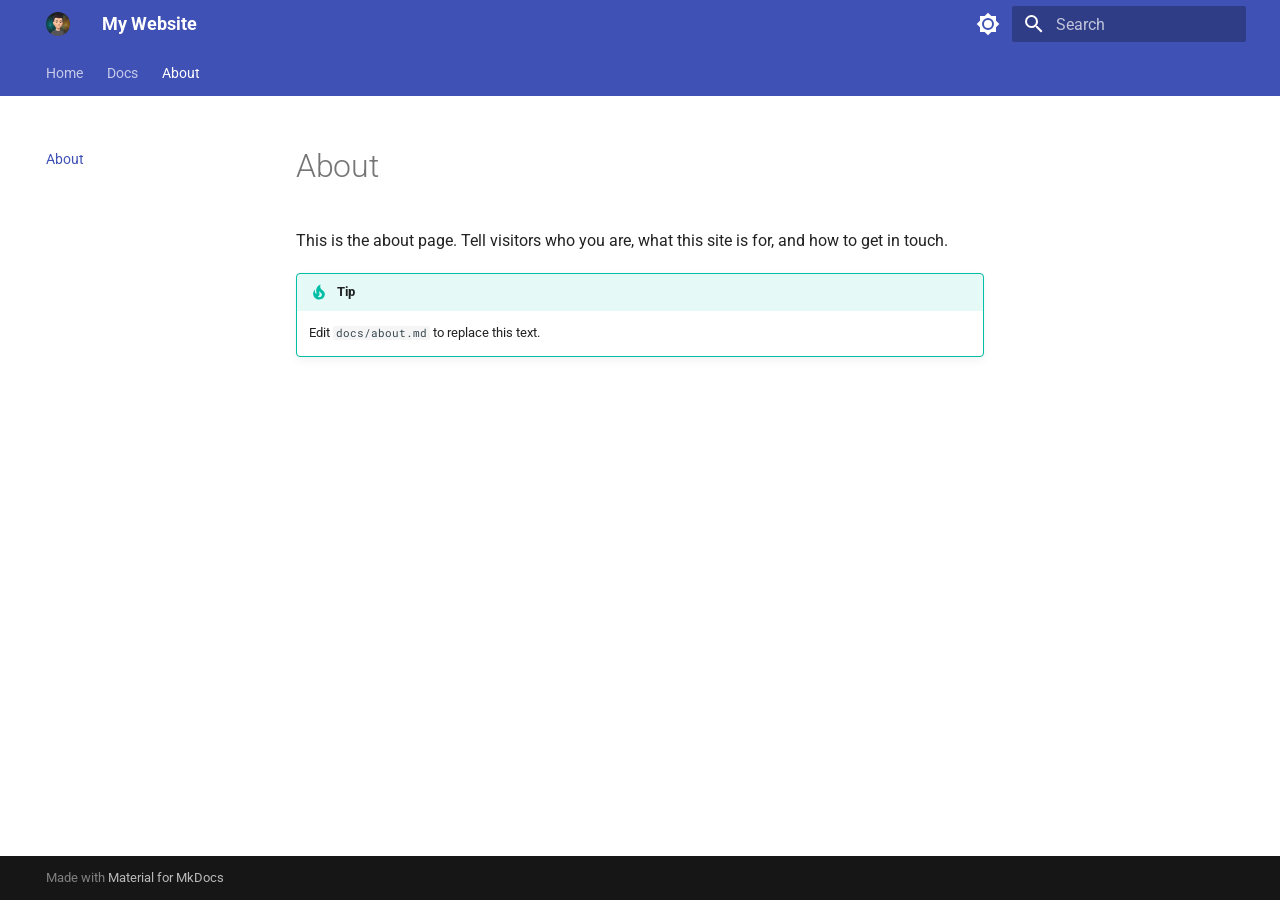
<file: about/index.html>
<!doctype html>
<html lang="en" class="no-js">
  <head>
    
      <meta charset="utf-8">
      <meta name="viewport" content="width=device-width,initial-scale=1">
      
        <meta name="description" content="A website built with MkDocs Material and hosted on Modal.">
      
      
      
      
        <link rel="prev" href="../docs/deploying/">
      
      
      
        
      
      
      <link rel="icon" href="../assets/favicon.png">
      <meta name="generator" content="mkdocs-1.6.1, mkdocs-material-9.7.7">
    
    
      
        <title>About - My Website</title>
      
    
    
      <link rel="stylesheet" href="../assets/stylesheets/main.ec1eaa64.min.css">
      
        
        <link rel="stylesheet" href="../assets/stylesheets/palette.ab4e12ef.min.css">
      
      


    
    
      
    
    
      
        
        
        <link rel="preconnect" href="https://fonts.gstatic.com" crossorigin>
        <link rel="stylesheet" href="https://fonts.googleapis.com/css?family=Roboto:300,300i,400,400i,700,700i%7CRoboto+Mono:400,400i,700,700i&display=fallback">
        <style>:root{--md-text-font:"Roboto";--md-code-font:"Roboto Mono"}</style>
      
    
    
      <link rel="stylesheet" href="../stylesheets/extra.css">
    
    <script>__md_scope=new URL("..",location),__md_hash=e=>[...e].reduce(((e,_)=>(e<<5)-e+_.charCodeAt(0)),0),__md_get=(e,_=localStorage,t=__md_scope)=>JSON.parse(_.getItem(t.pathname+"."+e)),__md_set=(e,_,t=localStorage,a=__md_scope)=>{try{t.setItem(a.pathname+"."+e,JSON.stringify(_))}catch(e){}}</script>
    
      

    
    
  </head>
  
  
    
    
      
    
    
    
    
    <body dir="ltr" data-md-color-scheme="default" data-md-color-primary="indigo" data-md-color-accent="indigo">
  
    
    <input class="md-toggle" data-md-toggle="drawer" type="checkbox" id="__drawer" autocomplete="off">
    <input class="md-toggle" data-md-toggle="search" type="checkbox" id="__search" autocomplete="off">
    <label class="md-overlay" for="__drawer"></label>
    <div data-md-component="skip">
      
        
        <a href="#about" class="md-skip">
          Skip to content
        </a>
      
    </div>
    <div data-md-component="announce">
      
    </div>
    
    
      

<header class="md-header" data-md-component="header">
  <nav class="md-header__inner md-grid" aria-label="Header">
    <a href=".." title="My Website" class="md-header__button md-logo" aria-label="My Website" data-md-component="logo">
      
  <img src="../assets/avatar.jpg" alt="logo">

    </a>
    <label class="md-header__button md-icon" for="__drawer">
      
      <svg xmlns="http://www.w3.org/2000/svg" viewBox="0 0 24 24"><path d="M3 6h18v2H3zm0 5h18v2H3zm0 5h18v2H3z"/></svg>
    </label>
    <div class="md-header__title" data-md-component="header-title">
      <div class="md-header__ellipsis">
        <div class="md-header__topic">
          <span class="md-ellipsis">
            My Website
          </span>
        </div>
        <div class="md-header__topic" data-md-component="header-topic">
          <span class="md-ellipsis">
            
              About
            
          </span>
        </div>
      </div>
    </div>
    
      
        <form class="md-header__option" data-md-component="palette">
  
    
    
    
    <input class="md-option" data-md-color-media="(prefers-color-scheme: light)" data-md-color-scheme="default" data-md-color-primary="indigo" data-md-color-accent="indigo"  aria-label="Switch to dark mode"  type="radio" name="__palette" id="__palette_0">
    
      <label class="md-header__button md-icon" title="Switch to dark mode" for="__palette_1" hidden>
        <svg xmlns="http://www.w3.org/2000/svg" viewBox="0 0 24 24"><path d="M12 8a4 4 0 0 0-4 4 4 4 0 0 0 4 4 4 4 0 0 0 4-4 4 4 0 0 0-4-4m0 10a6 6 0 0 1-6-6 6 6 0 0 1 6-6 6 6 0 0 1 6 6 6 6 0 0 1-6 6m8-9.31V4h-4.69L12 .69 8.69 4H4v4.69L.69 12 4 15.31V20h4.69L12 23.31 15.31 20H20v-4.69L23.31 12z"/></svg>
      </label>
    
  
    
    
    
    <input class="md-option" data-md-color-media="(prefers-color-scheme: dark)" data-md-color-scheme="slate" data-md-color-primary="indigo" data-md-color-accent="indigo"  aria-label="Switch to light mode"  type="radio" name="__palette" id="__palette_1">
    
      <label class="md-header__button md-icon" title="Switch to light mode" for="__palette_0" hidden>
        <svg xmlns="http://www.w3.org/2000/svg" viewBox="0 0 24 24"><path d="M12 18c-.89 0-1.74-.2-2.5-.55C11.56 16.5 13 14.42 13 12s-1.44-4.5-3.5-5.45C10.26 6.2 11.11 6 12 6a6 6 0 0 1 6 6 6 6 0 0 1-6 6m8-9.31V4h-4.69L12 .69 8.69 4H4v4.69L.69 12 4 15.31V20h4.69L12 23.31 15.31 20H20v-4.69L23.31 12z"/></svg>
      </label>
    
  
</form>
      
    
    
      <script>var palette=__md_get("__palette");if(palette&&palette.color){if("(prefers-color-scheme)"===palette.color.media){var media=matchMedia("(prefers-color-scheme: light)"),input=document.querySelector(media.matches?"[data-md-color-media='(prefers-color-scheme: light)']":"[data-md-color-media='(prefers-color-scheme: dark)']");palette.color.media=input.getAttribute("data-md-color-media"),palette.color.scheme=input.getAttribute("data-md-color-scheme"),palette.color.primary=input.getAttribute("data-md-color-primary"),palette.color.accent=input.getAttribute("data-md-color-accent")}for(var[key,value]of Object.entries(palette.color))document.body.setAttribute("data-md-color-"+key,value)}</script>
    
    
    
      
      
        <label class="md-header__button md-icon" for="__search">
          
          <svg xmlns="http://www.w3.org/2000/svg" viewBox="0 0 24 24"><path d="M9.5 3A6.5 6.5 0 0 1 16 9.5c0 1.61-.59 3.09-1.56 4.23l.27.27h.79l5 5-1.5 1.5-5-5v-.79l-.27-.27A6.52 6.52 0 0 1 9.5 16 6.5 6.5 0 0 1 3 9.5 6.5 6.5 0 0 1 9.5 3m0 2C7 5 5 7 5 9.5S7 14 9.5 14 14 12 14 9.5 12 5 9.5 5"/></svg>
        </label>
        <div class="md-search" data-md-component="search" role="dialog">
  <label class="md-search__overlay" for="__search"></label>
  <div class="md-search__inner" role="search">
    <form class="md-search__form" name="search">
      <input type="text" class="md-search__input" name="query" aria-label="Search" placeholder="Search" autocapitalize="off" autocorrect="off" autocomplete="off" spellcheck="false" data-md-component="search-query" required>
      <label class="md-search__icon md-icon" for="__search">
        
        <svg xmlns="http://www.w3.org/2000/svg" viewBox="0 0 24 24"><path d="M9.5 3A6.5 6.5 0 0 1 16 9.5c0 1.61-.59 3.09-1.56 4.23l.27.27h.79l5 5-1.5 1.5-5-5v-.79l-.27-.27A6.52 6.52 0 0 1 9.5 16 6.5 6.5 0 0 1 3 9.5 6.5 6.5 0 0 1 9.5 3m0 2C7 5 5 7 5 9.5S7 14 9.5 14 14 12 14 9.5 12 5 9.5 5"/></svg>
        
        <svg xmlns="http://www.w3.org/2000/svg" viewBox="0 0 24 24"><path d="M20 11v2H8l5.5 5.5-1.42 1.42L4.16 12l7.92-7.92L13.5 5.5 8 11z"/></svg>
      </label>
      <nav class="md-search__options" aria-label="Search">
        
        <button type="reset" class="md-search__icon md-icon" title="Clear" aria-label="Clear" tabindex="-1">
          
          <svg xmlns="http://www.w3.org/2000/svg" viewBox="0 0 24 24"><path d="M19 6.41 17.59 5 12 10.59 6.41 5 5 6.41 10.59 12 5 17.59 6.41 19 12 13.41 17.59 19 19 17.59 13.41 12z"/></svg>
        </button>
      </nav>
      
        <div class="md-search__suggest" data-md-component="search-suggest"></div>
      
    </form>
    <div class="md-search__output">
      <div class="md-search__scrollwrap" tabindex="0" data-md-scrollfix>
        <div class="md-search-result" data-md-component="search-result">
          <div class="md-search-result__meta">
            Initializing search
          </div>
          <ol class="md-search-result__list" role="presentation"></ol>
        </div>
      </div>
    </div>
  </div>
</div>
      
    
    
  </nav>
  
</header>
    
    <div class="md-container" data-md-component="container">
      
      
        
          
            
<nav class="md-tabs" aria-label="Tabs" data-md-component="tabs">
  <div class="md-grid">
    <ul class="md-tabs__list">
      
        
  
  
  
  
    <li class="md-tabs__item">
      <a href=".." class="md-tabs__link">
        
  
  
    
  
  Home

      </a>
    </li>
  

      
        
  
  
  
  
    
    
      <li class="md-tabs__item">
        <a href="../docs/getting-started/" class="md-tabs__link">
          
  
  
  Docs

        </a>
      </li>
    
  

      
        
  
  
  
    
  
  
    <li class="md-tabs__item md-tabs__item--active">
      <a href="./" class="md-tabs__link">
        
  
  
    
  
  About

      </a>
    </li>
  

      
    </ul>
  </div>
</nav>
          
        
      
      <main class="md-main" data-md-component="main">
        <div class="md-main__inner md-grid">
          
            
              
              <div class="md-sidebar md-sidebar--primary" data-md-component="sidebar" data-md-type="navigation" >
                <div class="md-sidebar__scrollwrap">
                  <div class="md-sidebar__inner">
                    


  


<nav class="md-nav md-nav--primary md-nav--lifted" aria-label="Navigation" data-md-level="0">
  <label class="md-nav__title" for="__drawer">
    <a href=".." title="My Website" class="md-nav__button md-logo" aria-label="My Website" data-md-component="logo">
      
  <img src="../assets/avatar.jpg" alt="logo">

    </a>
    My Website
  </label>
  
  <ul class="md-nav__list" data-md-scrollfix>
    
      
      
  
  
  
  
    <li class="md-nav__item">
      <a href=".." class="md-nav__link">
        
  
  
  <span class="md-ellipsis">
    
  
    Home
  

    
  </span>
  
  

      </a>
    </li>
  

    
      
      
  
  
  
  
    
    
    
    
      
      
        
      
    
    
    <li class="md-nav__item md-nav__item--nested">
      
        
        
        <input class="md-nav__toggle md-toggle " type="checkbox" id="__nav_2" >
        
          
          <label class="md-nav__link" for="__nav_2" id="__nav_2_label" tabindex="0">
            
  
  
  <span class="md-ellipsis">
    
  
    Docs
  

    
  </span>
  
  

            <span class="md-nav__icon md-icon"></span>
          </label>
        
        <nav class="md-nav" data-md-level="1" aria-labelledby="__nav_2_label" aria-expanded="false">
          <label class="md-nav__title" for="__nav_2">
            <span class="md-nav__icon md-icon"></span>
            
  
    Docs
  

          </label>
          <ul class="md-nav__list" data-md-scrollfix>
            
              
                
  
  
  
  
    <li class="md-nav__item">
      <a href="../docs/getting-started/" class="md-nav__link">
        
  
  
  <span class="md-ellipsis">
    
  
    Getting started
  

    
  </span>
  
  

      </a>
    </li>
  

              
            
              
                
  
  
  
  
    <li class="md-nav__item">
      <a href="../docs/writing-pages/" class="md-nav__link">
        
  
  
  <span class="md-ellipsis">
    
  
    Writing pages
  

    
  </span>
  
  

      </a>
    </li>
  

              
            
              
                
  
  
  
  
    <li class="md-nav__item">
      <a href="../docs/deploying/" class="md-nav__link">
        
  
  
  <span class="md-ellipsis">
    
  
    Deploying
  

    
  </span>
  
  

      </a>
    </li>
  

              
            
          </ul>
        </nav>
      
    </li>
  

    
      
      
  
  
    
  
  
  
    <li class="md-nav__item md-nav__item--active">
      
      <input class="md-nav__toggle md-toggle" type="checkbox" id="__toc">
      
      
        
      
      
      <a href="./" class="md-nav__link md-nav__link--active">
        
  
  
  <span class="md-ellipsis">
    
  
    About
  

    
  </span>
  
  

      </a>
      
    </li>
  

    
  </ul>
</nav>
                  </div>
                </div>
              </div>
            
            
              
              <div class="md-sidebar md-sidebar--secondary" data-md-component="sidebar" data-md-type="toc" >
                <div class="md-sidebar__scrollwrap">
                  <div class="md-sidebar__inner">
                    

<nav class="md-nav md-nav--secondary" aria-label="Table of contents">
  
  
  
    
  
  
</nav>
                  </div>
                </div>
              </div>
            
          
          
            <div class="md-content" data-md-component="content">
              
              <article class="md-content__inner md-typeset">
                
                  



<h1 id="about">About<a class="headerlink" href="#about" title="Permanent link">&para;</a></h1>
<p>This is the about page. Tell visitors who you are, what this site is for, and
how to get in touch.</p>
<div class="admonition tip">
<p class="admonition-title">Tip</p>
<p>Edit <code>docs/about.md</code> to replace this text.</p>
</div>












                
              </article>
            </div>
          
          
<script>var target=document.getElementById(location.hash.slice(1));target&&target.name&&(target.checked=target.name.startsWith("__tabbed_"))</script>
        </div>
        
          <button type="button" class="md-top md-icon" data-md-component="top" hidden>
  
  <svg xmlns="http://www.w3.org/2000/svg" viewBox="0 0 24 24"><path d="M13 20h-2V8l-5.5 5.5-1.42-1.42L12 4.16l7.92 7.92-1.42 1.42L13 8z"/></svg>
  Back to top
</button>
        
      </main>
      
        <footer class="md-footer">
  
  <div class="md-footer-meta md-typeset">
    <div class="md-footer-meta__inner md-grid">
      <div class="md-copyright">
  
  
    Made with
    <a href="https://squidfunk.github.io/mkdocs-material/" target="_blank" rel="noopener">
      Material for MkDocs
    </a>
  
</div>
      
    </div>
  </div>
</footer>
      
    </div>
    <div class="md-dialog" data-md-component="dialog">
      <div class="md-dialog__inner md-typeset"></div>
    </div>
    
    
    
      
      
      <script id="__config" type="application/json">{"annotate": null, "base": "..", "features": ["navigation.tabs", "navigation.sections", "navigation.top", "search.suggest", "search.highlight", "content.code.copy"], "search": "../assets/javascripts/workers/search.2c215733.min.js", "tags": null, "translations": {"clipboard.copied": "Copied to clipboard", "clipboard.copy": "Copy to clipboard", "search.result.more.one": "1 more on this page", "search.result.more.other": "# more on this page", "search.result.none": "No matching documents", "search.result.one": "1 matching document", "search.result.other": "# matching documents", "search.result.placeholder": "Type to start searching", "search.result.term.missing": "Missing", "select.version": "Select version"}, "version": null}</script>
    
    
      <script src="../assets/javascripts/bundle.d7400e89.min.js"></script>
      
    
  </body>
</html>
</file>
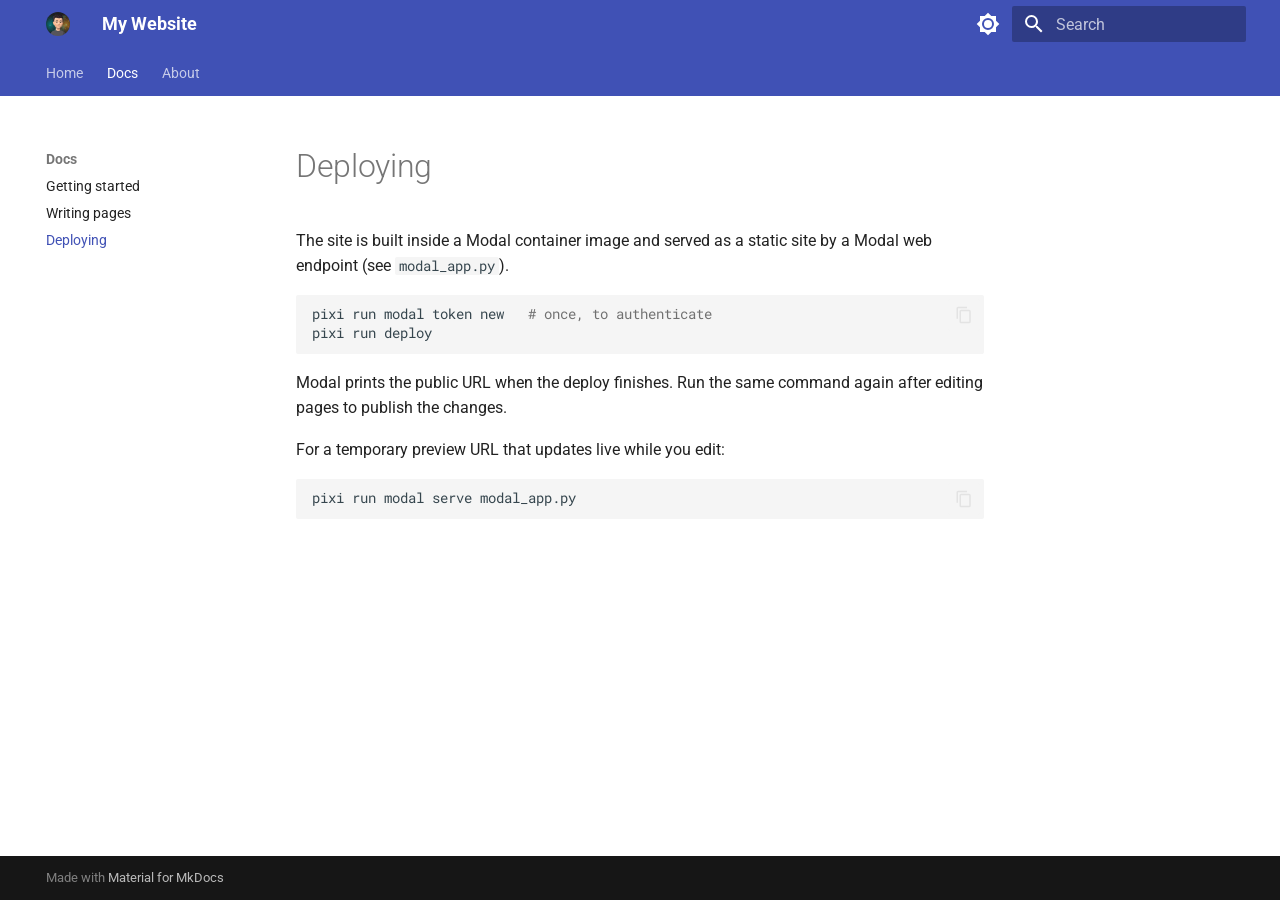
<file: docs/deploying/index.html>
<!doctype html>
<html lang="en" class="no-js">
  <head>
    
      <meta charset="utf-8">
      <meta name="viewport" content="width=device-width,initial-scale=1">
      
        <meta name="description" content="A website built with MkDocs Material and hosted on Modal.">
      
      
      
      
        <link rel="prev" href="../writing-pages/">
      
      
        <link rel="next" href="../../about/">
      
      
        
      
      
      <link rel="icon" href="../../assets/favicon.png">
      <meta name="generator" content="mkdocs-1.6.1, mkdocs-material-9.7.7">
    
    
      
        <title>Deploying - My Website</title>
      
    
    
      <link rel="stylesheet" href="../../assets/stylesheets/main.ec1eaa64.min.css">
      
        
        <link rel="stylesheet" href="../../assets/stylesheets/palette.ab4e12ef.min.css">
      
      


    
    
      
    
    
      
        
        
        <link rel="preconnect" href="https://fonts.gstatic.com" crossorigin>
        <link rel="stylesheet" href="https://fonts.googleapis.com/css?family=Roboto:300,300i,400,400i,700,700i%7CRoboto+Mono:400,400i,700,700i&display=fallback">
        <style>:root{--md-text-font:"Roboto";--md-code-font:"Roboto Mono"}</style>
      
    
    
      <link rel="stylesheet" href="../../stylesheets/extra.css">
    
    <script>__md_scope=new URL("../..",location),__md_hash=e=>[...e].reduce(((e,_)=>(e<<5)-e+_.charCodeAt(0)),0),__md_get=(e,_=localStorage,t=__md_scope)=>JSON.parse(_.getItem(t.pathname+"."+e)),__md_set=(e,_,t=localStorage,a=__md_scope)=>{try{t.setItem(a.pathname+"."+e,JSON.stringify(_))}catch(e){}}</script>
    
      

    
    
  </head>
  
  
    
    
      
    
    
    
    
    <body dir="ltr" data-md-color-scheme="default" data-md-color-primary="indigo" data-md-color-accent="indigo">
  
    
    <input class="md-toggle" data-md-toggle="drawer" type="checkbox" id="__drawer" autocomplete="off">
    <input class="md-toggle" data-md-toggle="search" type="checkbox" id="__search" autocomplete="off">
    <label class="md-overlay" for="__drawer"></label>
    <div data-md-component="skip">
      
        
        <a href="#deploying" class="md-skip">
          Skip to content
        </a>
      
    </div>
    <div data-md-component="announce">
      
    </div>
    
    
      

<header class="md-header" data-md-component="header">
  <nav class="md-header__inner md-grid" aria-label="Header">
    <a href="../.." title="My Website" class="md-header__button md-logo" aria-label="My Website" data-md-component="logo">
      
  <img src="../../assets/avatar.jpg" alt="logo">

    </a>
    <label class="md-header__button md-icon" for="__drawer">
      
      <svg xmlns="http://www.w3.org/2000/svg" viewBox="0 0 24 24"><path d="M3 6h18v2H3zm0 5h18v2H3zm0 5h18v2H3z"/></svg>
    </label>
    <div class="md-header__title" data-md-component="header-title">
      <div class="md-header__ellipsis">
        <div class="md-header__topic">
          <span class="md-ellipsis">
            My Website
          </span>
        </div>
        <div class="md-header__topic" data-md-component="header-topic">
          <span class="md-ellipsis">
            
              Deploying
            
          </span>
        </div>
      </div>
    </div>
    
      
        <form class="md-header__option" data-md-component="palette">
  
    
    
    
    <input class="md-option" data-md-color-media="(prefers-color-scheme: light)" data-md-color-scheme="default" data-md-color-primary="indigo" data-md-color-accent="indigo"  aria-label="Switch to dark mode"  type="radio" name="__palette" id="__palette_0">
    
      <label class="md-header__button md-icon" title="Switch to dark mode" for="__palette_1" hidden>
        <svg xmlns="http://www.w3.org/2000/svg" viewBox="0 0 24 24"><path d="M12 8a4 4 0 0 0-4 4 4 4 0 0 0 4 4 4 4 0 0 0 4-4 4 4 0 0 0-4-4m0 10a6 6 0 0 1-6-6 6 6 0 0 1 6-6 6 6 0 0 1 6 6 6 6 0 0 1-6 6m8-9.31V4h-4.69L12 .69 8.69 4H4v4.69L.69 12 4 15.31V20h4.69L12 23.31 15.31 20H20v-4.69L23.31 12z"/></svg>
      </label>
    
  
    
    
    
    <input class="md-option" data-md-color-media="(prefers-color-scheme: dark)" data-md-color-scheme="slate" data-md-color-primary="indigo" data-md-color-accent="indigo"  aria-label="Switch to light mode"  type="radio" name="__palette" id="__palette_1">
    
      <label class="md-header__button md-icon" title="Switch to light mode" for="__palette_0" hidden>
        <svg xmlns="http://www.w3.org/2000/svg" viewBox="0 0 24 24"><path d="M12 18c-.89 0-1.74-.2-2.5-.55C11.56 16.5 13 14.42 13 12s-1.44-4.5-3.5-5.45C10.26 6.2 11.11 6 12 6a6 6 0 0 1 6 6 6 6 0 0 1-6 6m8-9.31V4h-4.69L12 .69 8.69 4H4v4.69L.69 12 4 15.31V20h4.69L12 23.31 15.31 20H20v-4.69L23.31 12z"/></svg>
      </label>
    
  
</form>
      
    
    
      <script>var palette=__md_get("__palette");if(palette&&palette.color){if("(prefers-color-scheme)"===palette.color.media){var media=matchMedia("(prefers-color-scheme: light)"),input=document.querySelector(media.matches?"[data-md-color-media='(prefers-color-scheme: light)']":"[data-md-color-media='(prefers-color-scheme: dark)']");palette.color.media=input.getAttribute("data-md-color-media"),palette.color.scheme=input.getAttribute("data-md-color-scheme"),palette.color.primary=input.getAttribute("data-md-color-primary"),palette.color.accent=input.getAttribute("data-md-color-accent")}for(var[key,value]of Object.entries(palette.color))document.body.setAttribute("data-md-color-"+key,value)}</script>
    
    
    
      
      
        <label class="md-header__button md-icon" for="__search">
          
          <svg xmlns="http://www.w3.org/2000/svg" viewBox="0 0 24 24"><path d="M9.5 3A6.5 6.5 0 0 1 16 9.5c0 1.61-.59 3.09-1.56 4.23l.27.27h.79l5 5-1.5 1.5-5-5v-.79l-.27-.27A6.52 6.52 0 0 1 9.5 16 6.5 6.5 0 0 1 3 9.5 6.5 6.5 0 0 1 9.5 3m0 2C7 5 5 7 5 9.5S7 14 9.5 14 14 12 14 9.5 12 5 9.5 5"/></svg>
        </label>
        <div class="md-search" data-md-component="search" role="dialog">
  <label class="md-search__overlay" for="__search"></label>
  <div class="md-search__inner" role="search">
    <form class="md-search__form" name="search">
      <input type="text" class="md-search__input" name="query" aria-label="Search" placeholder="Search" autocapitalize="off" autocorrect="off" autocomplete="off" spellcheck="false" data-md-component="search-query" required>
      <label class="md-search__icon md-icon" for="__search">
        
        <svg xmlns="http://www.w3.org/2000/svg" viewBox="0 0 24 24"><path d="M9.5 3A6.5 6.5 0 0 1 16 9.5c0 1.61-.59 3.09-1.56 4.23l.27.27h.79l5 5-1.5 1.5-5-5v-.79l-.27-.27A6.52 6.52 0 0 1 9.5 16 6.5 6.5 0 0 1 3 9.5 6.5 6.5 0 0 1 9.5 3m0 2C7 5 5 7 5 9.5S7 14 9.5 14 14 12 14 9.5 12 5 9.5 5"/></svg>
        
        <svg xmlns="http://www.w3.org/2000/svg" viewBox="0 0 24 24"><path d="M20 11v2H8l5.5 5.5-1.42 1.42L4.16 12l7.92-7.92L13.5 5.5 8 11z"/></svg>
      </label>
      <nav class="md-search__options" aria-label="Search">
        
        <button type="reset" class="md-search__icon md-icon" title="Clear" aria-label="Clear" tabindex="-1">
          
          <svg xmlns="http://www.w3.org/2000/svg" viewBox="0 0 24 24"><path d="M19 6.41 17.59 5 12 10.59 6.41 5 5 6.41 10.59 12 5 17.59 6.41 19 12 13.41 17.59 19 19 17.59 13.41 12z"/></svg>
        </button>
      </nav>
      
        <div class="md-search__suggest" data-md-component="search-suggest"></div>
      
    </form>
    <div class="md-search__output">
      <div class="md-search__scrollwrap" tabindex="0" data-md-scrollfix>
        <div class="md-search-result" data-md-component="search-result">
          <div class="md-search-result__meta">
            Initializing search
          </div>
          <ol class="md-search-result__list" role="presentation"></ol>
        </div>
      </div>
    </div>
  </div>
</div>
      
    
    
  </nav>
  
</header>
    
    <div class="md-container" data-md-component="container">
      
      
        
          
            
<nav class="md-tabs" aria-label="Tabs" data-md-component="tabs">
  <div class="md-grid">
    <ul class="md-tabs__list">
      
        
  
  
  
  
    <li class="md-tabs__item">
      <a href="../.." class="md-tabs__link">
        
  
  
    
  
  Home

      </a>
    </li>
  

      
        
  
  
  
    
  
  
    
    
      <li class="md-tabs__item md-tabs__item--active">
        <a href="../getting-started/" class="md-tabs__link">
          
  
  
  Docs

        </a>
      </li>
    
  

      
        
  
  
  
  
    <li class="md-tabs__item">
      <a href="../../about/" class="md-tabs__link">
        
  
  
    
  
  About

      </a>
    </li>
  

      
    </ul>
  </div>
</nav>
          
        
      
      <main class="md-main" data-md-component="main">
        <div class="md-main__inner md-grid">
          
            
              
              <div class="md-sidebar md-sidebar--primary" data-md-component="sidebar" data-md-type="navigation" >
                <div class="md-sidebar__scrollwrap">
                  <div class="md-sidebar__inner">
                    


  


<nav class="md-nav md-nav--primary md-nav--lifted" aria-label="Navigation" data-md-level="0">
  <label class="md-nav__title" for="__drawer">
    <a href="../.." title="My Website" class="md-nav__button md-logo" aria-label="My Website" data-md-component="logo">
      
  <img src="../../assets/avatar.jpg" alt="logo">

    </a>
    My Website
  </label>
  
  <ul class="md-nav__list" data-md-scrollfix>
    
      
      
  
  
  
  
    <li class="md-nav__item">
      <a href="../.." class="md-nav__link">
        
  
  
  <span class="md-ellipsis">
    
  
    Home
  

    
  </span>
  
  

      </a>
    </li>
  

    
      
      
  
  
    
  
  
  
    
    
    
    
      
        
        
      
      
        
      
    
    
    <li class="md-nav__item md-nav__item--active md-nav__item--section md-nav__item--nested">
      
        
        
        <input class="md-nav__toggle md-toggle " type="checkbox" id="__nav_2" checked>
        
          
          <label class="md-nav__link" for="__nav_2" id="__nav_2_label" tabindex="">
            
  
  
  <span class="md-ellipsis">
    
  
    Docs
  

    
  </span>
  
  

            <span class="md-nav__icon md-icon"></span>
          </label>
        
        <nav class="md-nav" data-md-level="1" aria-labelledby="__nav_2_label" aria-expanded="true">
          <label class="md-nav__title" for="__nav_2">
            <span class="md-nav__icon md-icon"></span>
            
  
    Docs
  

          </label>
          <ul class="md-nav__list" data-md-scrollfix>
            
              
                
  
  
  
  
    <li class="md-nav__item">
      <a href="../getting-started/" class="md-nav__link">
        
  
  
  <span class="md-ellipsis">
    
  
    Getting started
  

    
  </span>
  
  

      </a>
    </li>
  

              
            
              
                
  
  
  
  
    <li class="md-nav__item">
      <a href="../writing-pages/" class="md-nav__link">
        
  
  
  <span class="md-ellipsis">
    
  
    Writing pages
  

    
  </span>
  
  

      </a>
    </li>
  

              
            
              
                
  
  
    
  
  
  
    <li class="md-nav__item md-nav__item--active">
      
      <input class="md-nav__toggle md-toggle" type="checkbox" id="__toc">
      
      
        
      
      
      <a href="./" class="md-nav__link md-nav__link--active">
        
  
  
  <span class="md-ellipsis">
    
  
    Deploying
  

    
  </span>
  
  

      </a>
      
    </li>
  

              
            
          </ul>
        </nav>
      
    </li>
  

    
      
      
  
  
  
  
    <li class="md-nav__item">
      <a href="../../about/" class="md-nav__link">
        
  
  
  <span class="md-ellipsis">
    
  
    About
  

    
  </span>
  
  

      </a>
    </li>
  

    
  </ul>
</nav>
                  </div>
                </div>
              </div>
            
            
              
              <div class="md-sidebar md-sidebar--secondary" data-md-component="sidebar" data-md-type="toc" >
                <div class="md-sidebar__scrollwrap">
                  <div class="md-sidebar__inner">
                    

<nav class="md-nav md-nav--secondary" aria-label="Table of contents">
  
  
  
    
  
  
</nav>
                  </div>
                </div>
              </div>
            
          
          
            <div class="md-content" data-md-component="content">
              
              <article class="md-content__inner md-typeset">
                
                  



<h1 id="deploying">Deploying<a class="headerlink" href="#deploying" title="Permanent link">&para;</a></h1>
<p>The site is built inside a Modal container image and served as a static site
by a Modal web endpoint (see <code>modal_app.py</code>).</p>
<div class="highlight"><pre><span></span><code><a id="__codelineno-0-1" name="__codelineno-0-1" href="#__codelineno-0-1"></a>pixi<span class="w"> </span>run<span class="w"> </span>modal<span class="w"> </span>token<span class="w"> </span>new<span class="w">   </span><span class="c1"># once, to authenticate</span>
<a id="__codelineno-0-2" name="__codelineno-0-2" href="#__codelineno-0-2"></a>pixi<span class="w"> </span>run<span class="w"> </span>deploy
</code></pre></div>
<p>Modal prints the public URL when the deploy finishes. Run the same command
again after editing pages to publish the changes.</p>
<p>For a temporary preview URL that updates live while you edit:</p>
<div class="highlight"><pre><span></span><code><a id="__codelineno-1-1" name="__codelineno-1-1" href="#__codelineno-1-1"></a>pixi<span class="w"> </span>run<span class="w"> </span>modal<span class="w"> </span>serve<span class="w"> </span>modal_app.py
</code></pre></div>












                
              </article>
            </div>
          
          
<script>var target=document.getElementById(location.hash.slice(1));target&&target.name&&(target.checked=target.name.startsWith("__tabbed_"))</script>
        </div>
        
          <button type="button" class="md-top md-icon" data-md-component="top" hidden>
  
  <svg xmlns="http://www.w3.org/2000/svg" viewBox="0 0 24 24"><path d="M13 20h-2V8l-5.5 5.5-1.42-1.42L12 4.16l7.92 7.92-1.42 1.42L13 8z"/></svg>
  Back to top
</button>
        
      </main>
      
        <footer class="md-footer">
  
  <div class="md-footer-meta md-typeset">
    <div class="md-footer-meta__inner md-grid">
      <div class="md-copyright">
  
  
    Made with
    <a href="https://squidfunk.github.io/mkdocs-material/" target="_blank" rel="noopener">
      Material for MkDocs
    </a>
  
</div>
      
    </div>
  </div>
</footer>
      
    </div>
    <div class="md-dialog" data-md-component="dialog">
      <div class="md-dialog__inner md-typeset"></div>
    </div>
    
    
    
      
      
      <script id="__config" type="application/json">{"annotate": null, "base": "../..", "features": ["navigation.tabs", "navigation.sections", "navigation.top", "search.suggest", "search.highlight", "content.code.copy"], "search": "../../assets/javascripts/workers/search.2c215733.min.js", "tags": null, "translations": {"clipboard.copied": "Copied to clipboard", "clipboard.copy": "Copy to clipboard", "search.result.more.one": "1 more on this page", "search.result.more.other": "# more on this page", "search.result.none": "No matching documents", "search.result.one": "1 matching document", "search.result.other": "# matching documents", "search.result.placeholder": "Type to start searching", "search.result.term.missing": "Missing", "select.version": "Select version"}, "version": null}</script>
    
    
      <script src="../../assets/javascripts/bundle.d7400e89.min.js"></script>
      
    
  </body>
</html>
</file>
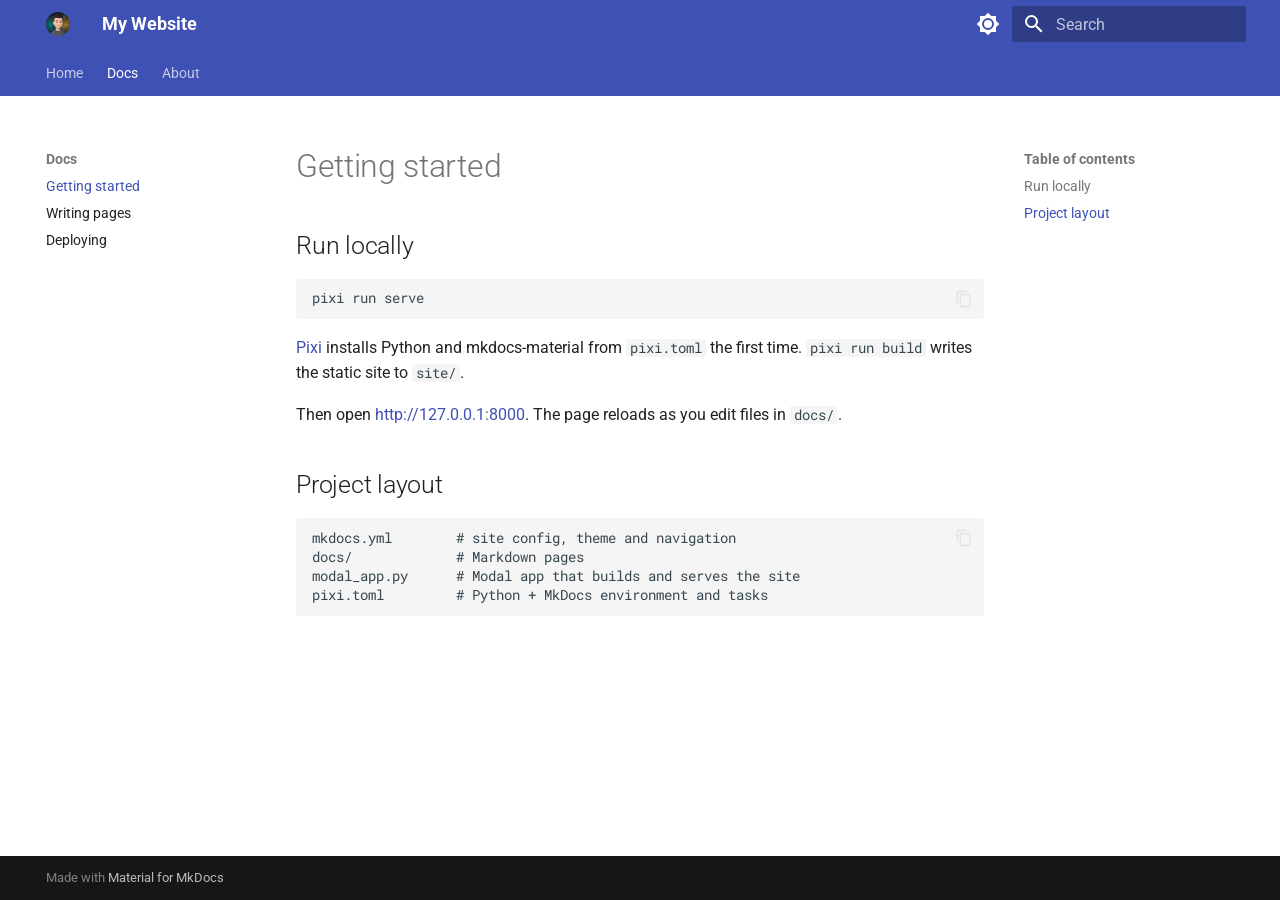
<file: docs/getting-started/index.html>
<!doctype html>
<html lang="en" class="no-js">
  <head>
    
      <meta charset="utf-8">
      <meta name="viewport" content="width=device-width,initial-scale=1">
      
        <meta name="description" content="A website built with MkDocs Material and hosted on Modal.">
      
      
      
      
        <link rel="prev" href="../..">
      
      
        <link rel="next" href="../writing-pages/">
      
      
        
      
      
      <link rel="icon" href="../../assets/favicon.png">
      <meta name="generator" content="mkdocs-1.6.1, mkdocs-material-9.7.7">
    
    
      
        <title>Getting started - My Website</title>
      
    
    
      <link rel="stylesheet" href="../../assets/stylesheets/main.ec1eaa64.min.css">
      
        
        <link rel="stylesheet" href="../../assets/stylesheets/palette.ab4e12ef.min.css">
      
      


    
    
      
    
    
      
        
        
        <link rel="preconnect" href="https://fonts.gstatic.com" crossorigin>
        <link rel="stylesheet" href="https://fonts.googleapis.com/css?family=Roboto:300,300i,400,400i,700,700i%7CRoboto+Mono:400,400i,700,700i&display=fallback">
        <style>:root{--md-text-font:"Roboto";--md-code-font:"Roboto Mono"}</style>
      
    
    
      <link rel="stylesheet" href="../../stylesheets/extra.css">
    
    <script>__md_scope=new URL("../..",location),__md_hash=e=>[...e].reduce(((e,_)=>(e<<5)-e+_.charCodeAt(0)),0),__md_get=(e,_=localStorage,t=__md_scope)=>JSON.parse(_.getItem(t.pathname+"."+e)),__md_set=(e,_,t=localStorage,a=__md_scope)=>{try{t.setItem(a.pathname+"."+e,JSON.stringify(_))}catch(e){}}</script>
    
      

    
    
  </head>
  
  
    
    
      
    
    
    
    
    <body dir="ltr" data-md-color-scheme="default" data-md-color-primary="indigo" data-md-color-accent="indigo">
  
    
    <input class="md-toggle" data-md-toggle="drawer" type="checkbox" id="__drawer" autocomplete="off">
    <input class="md-toggle" data-md-toggle="search" type="checkbox" id="__search" autocomplete="off">
    <label class="md-overlay" for="__drawer"></label>
    <div data-md-component="skip">
      
        
        <a href="#getting-started" class="md-skip">
          Skip to content
        </a>
      
    </div>
    <div data-md-component="announce">
      
    </div>
    
    
      

<header class="md-header" data-md-component="header">
  <nav class="md-header__inner md-grid" aria-label="Header">
    <a href="../.." title="My Website" class="md-header__button md-logo" aria-label="My Website" data-md-component="logo">
      
  <img src="../../assets/avatar.jpg" alt="logo">

    </a>
    <label class="md-header__button md-icon" for="__drawer">
      
      <svg xmlns="http://www.w3.org/2000/svg" viewBox="0 0 24 24"><path d="M3 6h18v2H3zm0 5h18v2H3zm0 5h18v2H3z"/></svg>
    </label>
    <div class="md-header__title" data-md-component="header-title">
      <div class="md-header__ellipsis">
        <div class="md-header__topic">
          <span class="md-ellipsis">
            My Website
          </span>
        </div>
        <div class="md-header__topic" data-md-component="header-topic">
          <span class="md-ellipsis">
            
              Getting started
            
          </span>
        </div>
      </div>
    </div>
    
      
        <form class="md-header__option" data-md-component="palette">
  
    
    
    
    <input class="md-option" data-md-color-media="(prefers-color-scheme: light)" data-md-color-scheme="default" data-md-color-primary="indigo" data-md-color-accent="indigo"  aria-label="Switch to dark mode"  type="radio" name="__palette" id="__palette_0">
    
      <label class="md-header__button md-icon" title="Switch to dark mode" for="__palette_1" hidden>
        <svg xmlns="http://www.w3.org/2000/svg" viewBox="0 0 24 24"><path d="M12 8a4 4 0 0 0-4 4 4 4 0 0 0 4 4 4 4 0 0 0 4-4 4 4 0 0 0-4-4m0 10a6 6 0 0 1-6-6 6 6 0 0 1 6-6 6 6 0 0 1 6 6 6 6 0 0 1-6 6m8-9.31V4h-4.69L12 .69 8.69 4H4v4.69L.69 12 4 15.31V20h4.69L12 23.31 15.31 20H20v-4.69L23.31 12z"/></svg>
      </label>
    
  
    
    
    
    <input class="md-option" data-md-color-media="(prefers-color-scheme: dark)" data-md-color-scheme="slate" data-md-color-primary="indigo" data-md-color-accent="indigo"  aria-label="Switch to light mode"  type="radio" name="__palette" id="__palette_1">
    
      <label class="md-header__button md-icon" title="Switch to light mode" for="__palette_0" hidden>
        <svg xmlns="http://www.w3.org/2000/svg" viewBox="0 0 24 24"><path d="M12 18c-.89 0-1.74-.2-2.5-.55C11.56 16.5 13 14.42 13 12s-1.44-4.5-3.5-5.45C10.26 6.2 11.11 6 12 6a6 6 0 0 1 6 6 6 6 0 0 1-6 6m8-9.31V4h-4.69L12 .69 8.69 4H4v4.69L.69 12 4 15.31V20h4.69L12 23.31 15.31 20H20v-4.69L23.31 12z"/></svg>
      </label>
    
  
</form>
      
    
    
      <script>var palette=__md_get("__palette");if(palette&&palette.color){if("(prefers-color-scheme)"===palette.color.media){var media=matchMedia("(prefers-color-scheme: light)"),input=document.querySelector(media.matches?"[data-md-color-media='(prefers-color-scheme: light)']":"[data-md-color-media='(prefers-color-scheme: dark)']");palette.color.media=input.getAttribute("data-md-color-media"),palette.color.scheme=input.getAttribute("data-md-color-scheme"),palette.color.primary=input.getAttribute("data-md-color-primary"),palette.color.accent=input.getAttribute("data-md-color-accent")}for(var[key,value]of Object.entries(palette.color))document.body.setAttribute("data-md-color-"+key,value)}</script>
    
    
    
      
      
        <label class="md-header__button md-icon" for="__search">
          
          <svg xmlns="http://www.w3.org/2000/svg" viewBox="0 0 24 24"><path d="M9.5 3A6.5 6.5 0 0 1 16 9.5c0 1.61-.59 3.09-1.56 4.23l.27.27h.79l5 5-1.5 1.5-5-5v-.79l-.27-.27A6.52 6.52 0 0 1 9.5 16 6.5 6.5 0 0 1 3 9.5 6.5 6.5 0 0 1 9.5 3m0 2C7 5 5 7 5 9.5S7 14 9.5 14 14 12 14 9.5 12 5 9.5 5"/></svg>
        </label>
        <div class="md-search" data-md-component="search" role="dialog">
  <label class="md-search__overlay" for="__search"></label>
  <div class="md-search__inner" role="search">
    <form class="md-search__form" name="search">
      <input type="text" class="md-search__input" name="query" aria-label="Search" placeholder="Search" autocapitalize="off" autocorrect="off" autocomplete="off" spellcheck="false" data-md-component="search-query" required>
      <label class="md-search__icon md-icon" for="__search">
        
        <svg xmlns="http://www.w3.org/2000/svg" viewBox="0 0 24 24"><path d="M9.5 3A6.5 6.5 0 0 1 16 9.5c0 1.61-.59 3.09-1.56 4.23l.27.27h.79l5 5-1.5 1.5-5-5v-.79l-.27-.27A6.52 6.52 0 0 1 9.5 16 6.5 6.5 0 0 1 3 9.5 6.5 6.5 0 0 1 9.5 3m0 2C7 5 5 7 5 9.5S7 14 9.5 14 14 12 14 9.5 12 5 9.5 5"/></svg>
        
        <svg xmlns="http://www.w3.org/2000/svg" viewBox="0 0 24 24"><path d="M20 11v2H8l5.5 5.5-1.42 1.42L4.16 12l7.92-7.92L13.5 5.5 8 11z"/></svg>
      </label>
      <nav class="md-search__options" aria-label="Search">
        
        <button type="reset" class="md-search__icon md-icon" title="Clear" aria-label="Clear" tabindex="-1">
          
          <svg xmlns="http://www.w3.org/2000/svg" viewBox="0 0 24 24"><path d="M19 6.41 17.59 5 12 10.59 6.41 5 5 6.41 10.59 12 5 17.59 6.41 19 12 13.41 17.59 19 19 17.59 13.41 12z"/></svg>
        </button>
      </nav>
      
        <div class="md-search__suggest" data-md-component="search-suggest"></div>
      
    </form>
    <div class="md-search__output">
      <div class="md-search__scrollwrap" tabindex="0" data-md-scrollfix>
        <div class="md-search-result" data-md-component="search-result">
          <div class="md-search-result__meta">
            Initializing search
          </div>
          <ol class="md-search-result__list" role="presentation"></ol>
        </div>
      </div>
    </div>
  </div>
</div>
      
    
    
  </nav>
  
</header>
    
    <div class="md-container" data-md-component="container">
      
      
        
          
            
<nav class="md-tabs" aria-label="Tabs" data-md-component="tabs">
  <div class="md-grid">
    <ul class="md-tabs__list">
      
        
  
  
  
  
    <li class="md-tabs__item">
      <a href="../.." class="md-tabs__link">
        
  
  
    
  
  Home

      </a>
    </li>
  

      
        
  
  
  
    
  
  
    
    
      <li class="md-tabs__item md-tabs__item--active">
        <a href="./" class="md-tabs__link">
          
  
  
  Docs

        </a>
      </li>
    
  

      
        
  
  
  
  
    <li class="md-tabs__item">
      <a href="../../about/" class="md-tabs__link">
        
  
  
    
  
  About

      </a>
    </li>
  

      
    </ul>
  </div>
</nav>
          
        
      
      <main class="md-main" data-md-component="main">
        <div class="md-main__inner md-grid">
          
            
              
              <div class="md-sidebar md-sidebar--primary" data-md-component="sidebar" data-md-type="navigation" >
                <div class="md-sidebar__scrollwrap">
                  <div class="md-sidebar__inner">
                    


  


<nav class="md-nav md-nav--primary md-nav--lifted" aria-label="Navigation" data-md-level="0">
  <label class="md-nav__title" for="__drawer">
    <a href="../.." title="My Website" class="md-nav__button md-logo" aria-label="My Website" data-md-component="logo">
      
  <img src="../../assets/avatar.jpg" alt="logo">

    </a>
    My Website
  </label>
  
  <ul class="md-nav__list" data-md-scrollfix>
    
      
      
  
  
  
  
    <li class="md-nav__item">
      <a href="../.." class="md-nav__link">
        
  
  
  <span class="md-ellipsis">
    
  
    Home
  

    
  </span>
  
  

      </a>
    </li>
  

    
      
      
  
  
    
  
  
  
    
    
    
    
      
        
        
      
      
        
      
    
    
    <li class="md-nav__item md-nav__item--active md-nav__item--section md-nav__item--nested">
      
        
        
        <input class="md-nav__toggle md-toggle " type="checkbox" id="__nav_2" checked>
        
          
          <label class="md-nav__link" for="__nav_2" id="__nav_2_label" tabindex="">
            
  
  
  <span class="md-ellipsis">
    
  
    Docs
  

    
  </span>
  
  

            <span class="md-nav__icon md-icon"></span>
          </label>
        
        <nav class="md-nav" data-md-level="1" aria-labelledby="__nav_2_label" aria-expanded="true">
          <label class="md-nav__title" for="__nav_2">
            <span class="md-nav__icon md-icon"></span>
            
  
    Docs
  

          </label>
          <ul class="md-nav__list" data-md-scrollfix>
            
              
                
  
  
    
  
  
  
    <li class="md-nav__item md-nav__item--active">
      
      <input class="md-nav__toggle md-toggle" type="checkbox" id="__toc">
      
      
        
      
      
        <label class="md-nav__link md-nav__link--active" for="__toc">
          
  
  
  <span class="md-ellipsis">
    
  
    Getting started
  

    
  </span>
  
  

          <span class="md-nav__icon md-icon"></span>
        </label>
      
      <a href="./" class="md-nav__link md-nav__link--active">
        
  
  
  <span class="md-ellipsis">
    
  
    Getting started
  

    
  </span>
  
  

      </a>
      
        

<nav class="md-nav md-nav--secondary" aria-label="Table of contents">
  
  
  
    
  
  
    <label class="md-nav__title" for="__toc">
      <span class="md-nav__icon md-icon"></span>
      Table of contents
    </label>
    <ul class="md-nav__list" data-md-component="toc" data-md-scrollfix>
      
        <li class="md-nav__item">
  <a href="#run-locally" class="md-nav__link">
    <span class="md-ellipsis">
      
        Run locally
      
    </span>
  </a>
  
</li>
      
        <li class="md-nav__item">
  <a href="#project-layout" class="md-nav__link">
    <span class="md-ellipsis">
      
        Project layout
      
    </span>
  </a>
  
</li>
      
    </ul>
  
</nav>
      
    </li>
  

              
            
              
                
  
  
  
  
    <li class="md-nav__item">
      <a href="../writing-pages/" class="md-nav__link">
        
  
  
  <span class="md-ellipsis">
    
  
    Writing pages
  

    
  </span>
  
  

      </a>
    </li>
  

              
            
              
                
  
  
  
  
    <li class="md-nav__item">
      <a href="../deploying/" class="md-nav__link">
        
  
  
  <span class="md-ellipsis">
    
  
    Deploying
  

    
  </span>
  
  

      </a>
    </li>
  

              
            
          </ul>
        </nav>
      
    </li>
  

    
      
      
  
  
  
  
    <li class="md-nav__item">
      <a href="../../about/" class="md-nav__link">
        
  
  
  <span class="md-ellipsis">
    
  
    About
  

    
  </span>
  
  

      </a>
    </li>
  

    
  </ul>
</nav>
                  </div>
                </div>
              </div>
            
            
              
              <div class="md-sidebar md-sidebar--secondary" data-md-component="sidebar" data-md-type="toc" >
                <div class="md-sidebar__scrollwrap">
                  <div class="md-sidebar__inner">
                    

<nav class="md-nav md-nav--secondary" aria-label="Table of contents">
  
  
  
    
  
  
    <label class="md-nav__title" for="__toc">
      <span class="md-nav__icon md-icon"></span>
      Table of contents
    </label>
    <ul class="md-nav__list" data-md-component="toc" data-md-scrollfix>
      
        <li class="md-nav__item">
  <a href="#run-locally" class="md-nav__link">
    <span class="md-ellipsis">
      
        Run locally
      
    </span>
  </a>
  
</li>
      
        <li class="md-nav__item">
  <a href="#project-layout" class="md-nav__link">
    <span class="md-ellipsis">
      
        Project layout
      
    </span>
  </a>
  
</li>
      
    </ul>
  
</nav>
                  </div>
                </div>
              </div>
            
          
          
            <div class="md-content" data-md-component="content">
              
              <article class="md-content__inner md-typeset">
                
                  



<h1 id="getting-started">Getting started<a class="headerlink" href="#getting-started" title="Permanent link">&para;</a></h1>
<h2 id="run-locally">Run locally<a class="headerlink" href="#run-locally" title="Permanent link">&para;</a></h2>
<div class="highlight"><pre><span></span><code><a id="__codelineno-0-1" name="__codelineno-0-1" href="#__codelineno-0-1"></a>pixi<span class="w"> </span>run<span class="w"> </span>serve
</code></pre></div>
<p><a href="https://pixi.sh">Pixi</a> installs Python and mkdocs-material from <code>pixi.toml</code>
the first time. <code>pixi run build</code> writes the static site to <code>site/</code>.</p>
<p>Then open <a href="http://127.0.0.1:8000">http://127.0.0.1:8000</a>. The page reloads as you edit files in <code>docs/</code>.</p>
<h2 id="project-layout">Project layout<a class="headerlink" href="#project-layout" title="Permanent link">&para;</a></h2>
<div class="highlight"><pre><span></span><code><a id="__codelineno-1-1" name="__codelineno-1-1" href="#__codelineno-1-1"></a>mkdocs.yml        # site config, theme and navigation
<a id="__codelineno-1-2" name="__codelineno-1-2" href="#__codelineno-1-2"></a>docs/             # Markdown pages
<a id="__codelineno-1-3" name="__codelineno-1-3" href="#__codelineno-1-3"></a>modal_app.py      # Modal app that builds and serves the site
<a id="__codelineno-1-4" name="__codelineno-1-4" href="#__codelineno-1-4"></a>pixi.toml         # Python + MkDocs environment and tasks
</code></pre></div>












                
              </article>
            </div>
          
          
<script>var target=document.getElementById(location.hash.slice(1));target&&target.name&&(target.checked=target.name.startsWith("__tabbed_"))</script>
        </div>
        
          <button type="button" class="md-top md-icon" data-md-component="top" hidden>
  
  <svg xmlns="http://www.w3.org/2000/svg" viewBox="0 0 24 24"><path d="M13 20h-2V8l-5.5 5.5-1.42-1.42L12 4.16l7.92 7.92-1.42 1.42L13 8z"/></svg>
  Back to top
</button>
        
      </main>
      
        <footer class="md-footer">
  
  <div class="md-footer-meta md-typeset">
    <div class="md-footer-meta__inner md-grid">
      <div class="md-copyright">
  
  
    Made with
    <a href="https://squidfunk.github.io/mkdocs-material/" target="_blank" rel="noopener">
      Material for MkDocs
    </a>
  
</div>
      
    </div>
  </div>
</footer>
      
    </div>
    <div class="md-dialog" data-md-component="dialog">
      <div class="md-dialog__inner md-typeset"></div>
    </div>
    
    
    
      
      
      <script id="__config" type="application/json">{"annotate": null, "base": "../..", "features": ["navigation.tabs", "navigation.sections", "navigation.top", "search.suggest", "search.highlight", "content.code.copy"], "search": "../../assets/javascripts/workers/search.2c215733.min.js", "tags": null, "translations": {"clipboard.copied": "Copied to clipboard", "clipboard.copy": "Copy to clipboard", "search.result.more.one": "1 more on this page", "search.result.more.other": "# more on this page", "search.result.none": "No matching documents", "search.result.one": "1 matching document", "search.result.other": "# matching documents", "search.result.placeholder": "Type to start searching", "search.result.term.missing": "Missing", "select.version": "Select version"}, "version": null}</script>
    
    
      <script src="../../assets/javascripts/bundle.d7400e89.min.js"></script>
      
    
  </body>
</html>
</file>
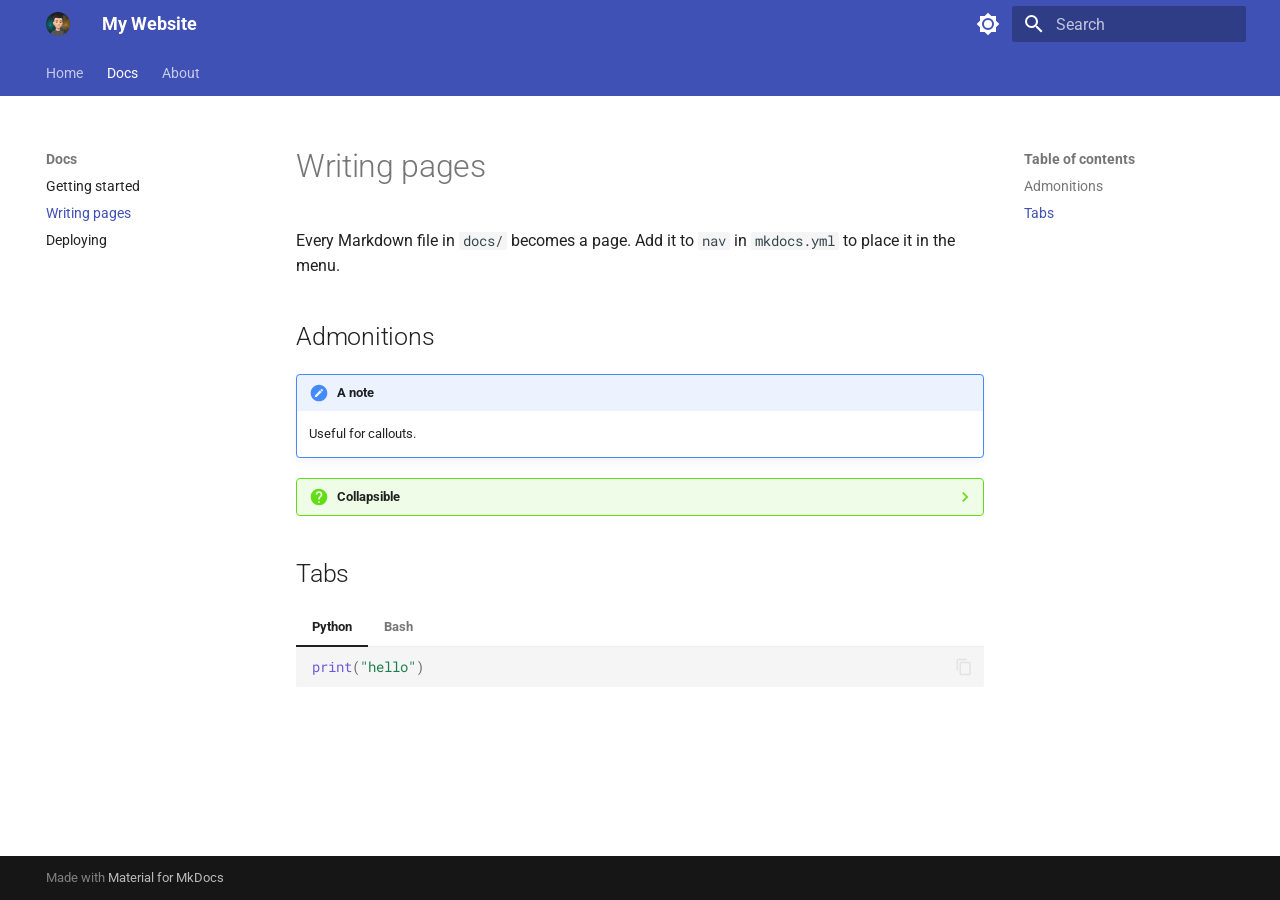
<file: docs/writing-pages/index.html>
<!doctype html>
<html lang="en" class="no-js">
  <head>
    
      <meta charset="utf-8">
      <meta name="viewport" content="width=device-width,initial-scale=1">
      
        <meta name="description" content="A website built with MkDocs Material and hosted on Modal.">
      
      
      
      
        <link rel="prev" href="../getting-started/">
      
      
        <link rel="next" href="../deploying/">
      
      
        
      
      
      <link rel="icon" href="../../assets/favicon.png">
      <meta name="generator" content="mkdocs-1.6.1, mkdocs-material-9.7.7">
    
    
      
        <title>Writing pages - My Website</title>
      
    
    
      <link rel="stylesheet" href="../../assets/stylesheets/main.ec1eaa64.min.css">
      
        
        <link rel="stylesheet" href="../../assets/stylesheets/palette.ab4e12ef.min.css">
      
      


    
    
      
    
    
      
        
        
        <link rel="preconnect" href="https://fonts.gstatic.com" crossorigin>
        <link rel="stylesheet" href="https://fonts.googleapis.com/css?family=Roboto:300,300i,400,400i,700,700i%7CRoboto+Mono:400,400i,700,700i&display=fallback">
        <style>:root{--md-text-font:"Roboto";--md-code-font:"Roboto Mono"}</style>
      
    
    
      <link rel="stylesheet" href="../../stylesheets/extra.css">
    
    <script>__md_scope=new URL("../..",location),__md_hash=e=>[...e].reduce(((e,_)=>(e<<5)-e+_.charCodeAt(0)),0),__md_get=(e,_=localStorage,t=__md_scope)=>JSON.parse(_.getItem(t.pathname+"."+e)),__md_set=(e,_,t=localStorage,a=__md_scope)=>{try{t.setItem(a.pathname+"."+e,JSON.stringify(_))}catch(e){}}</script>
    
      

    
    
  </head>
  
  
    
    
      
    
    
    
    
    <body dir="ltr" data-md-color-scheme="default" data-md-color-primary="indigo" data-md-color-accent="indigo">
  
    
    <input class="md-toggle" data-md-toggle="drawer" type="checkbox" id="__drawer" autocomplete="off">
    <input class="md-toggle" data-md-toggle="search" type="checkbox" id="__search" autocomplete="off">
    <label class="md-overlay" for="__drawer"></label>
    <div data-md-component="skip">
      
        
        <a href="#writing-pages" class="md-skip">
          Skip to content
        </a>
      
    </div>
    <div data-md-component="announce">
      
    </div>
    
    
      

<header class="md-header" data-md-component="header">
  <nav class="md-header__inner md-grid" aria-label="Header">
    <a href="../.." title="My Website" class="md-header__button md-logo" aria-label="My Website" data-md-component="logo">
      
  <img src="../../assets/avatar.jpg" alt="logo">

    </a>
    <label class="md-header__button md-icon" for="__drawer">
      
      <svg xmlns="http://www.w3.org/2000/svg" viewBox="0 0 24 24"><path d="M3 6h18v2H3zm0 5h18v2H3zm0 5h18v2H3z"/></svg>
    </label>
    <div class="md-header__title" data-md-component="header-title">
      <div class="md-header__ellipsis">
        <div class="md-header__topic">
          <span class="md-ellipsis">
            My Website
          </span>
        </div>
        <div class="md-header__topic" data-md-component="header-topic">
          <span class="md-ellipsis">
            
              Writing pages
            
          </span>
        </div>
      </div>
    </div>
    
      
        <form class="md-header__option" data-md-component="palette">
  
    
    
    
    <input class="md-option" data-md-color-media="(prefers-color-scheme: light)" data-md-color-scheme="default" data-md-color-primary="indigo" data-md-color-accent="indigo"  aria-label="Switch to dark mode"  type="radio" name="__palette" id="__palette_0">
    
      <label class="md-header__button md-icon" title="Switch to dark mode" for="__palette_1" hidden>
        <svg xmlns="http://www.w3.org/2000/svg" viewBox="0 0 24 24"><path d="M12 8a4 4 0 0 0-4 4 4 4 0 0 0 4 4 4 4 0 0 0 4-4 4 4 0 0 0-4-4m0 10a6 6 0 0 1-6-6 6 6 0 0 1 6-6 6 6 0 0 1 6 6 6 6 0 0 1-6 6m8-9.31V4h-4.69L12 .69 8.69 4H4v4.69L.69 12 4 15.31V20h4.69L12 23.31 15.31 20H20v-4.69L23.31 12z"/></svg>
      </label>
    
  
    
    
    
    <input class="md-option" data-md-color-media="(prefers-color-scheme: dark)" data-md-color-scheme="slate" data-md-color-primary="indigo" data-md-color-accent="indigo"  aria-label="Switch to light mode"  type="radio" name="__palette" id="__palette_1">
    
      <label class="md-header__button md-icon" title="Switch to light mode" for="__palette_0" hidden>
        <svg xmlns="http://www.w3.org/2000/svg" viewBox="0 0 24 24"><path d="M12 18c-.89 0-1.74-.2-2.5-.55C11.56 16.5 13 14.42 13 12s-1.44-4.5-3.5-5.45C10.26 6.2 11.11 6 12 6a6 6 0 0 1 6 6 6 6 0 0 1-6 6m8-9.31V4h-4.69L12 .69 8.69 4H4v4.69L.69 12 4 15.31V20h4.69L12 23.31 15.31 20H20v-4.69L23.31 12z"/></svg>
      </label>
    
  
</form>
      
    
    
      <script>var palette=__md_get("__palette");if(palette&&palette.color){if("(prefers-color-scheme)"===palette.color.media){var media=matchMedia("(prefers-color-scheme: light)"),input=document.querySelector(media.matches?"[data-md-color-media='(prefers-color-scheme: light)']":"[data-md-color-media='(prefers-color-scheme: dark)']");palette.color.media=input.getAttribute("data-md-color-media"),palette.color.scheme=input.getAttribute("data-md-color-scheme"),palette.color.primary=input.getAttribute("data-md-color-primary"),palette.color.accent=input.getAttribute("data-md-color-accent")}for(var[key,value]of Object.entries(palette.color))document.body.setAttribute("data-md-color-"+key,value)}</script>
    
    
    
      
      
        <label class="md-header__button md-icon" for="__search">
          
          <svg xmlns="http://www.w3.org/2000/svg" viewBox="0 0 24 24"><path d="M9.5 3A6.5 6.5 0 0 1 16 9.5c0 1.61-.59 3.09-1.56 4.23l.27.27h.79l5 5-1.5 1.5-5-5v-.79l-.27-.27A6.52 6.52 0 0 1 9.5 16 6.5 6.5 0 0 1 3 9.5 6.5 6.5 0 0 1 9.5 3m0 2C7 5 5 7 5 9.5S7 14 9.5 14 14 12 14 9.5 12 5 9.5 5"/></svg>
        </label>
        <div class="md-search" data-md-component="search" role="dialog">
  <label class="md-search__overlay" for="__search"></label>
  <div class="md-search__inner" role="search">
    <form class="md-search__form" name="search">
      <input type="text" class="md-search__input" name="query" aria-label="Search" placeholder="Search" autocapitalize="off" autocorrect="off" autocomplete="off" spellcheck="false" data-md-component="search-query" required>
      <label class="md-search__icon md-icon" for="__search">
        
        <svg xmlns="http://www.w3.org/2000/svg" viewBox="0 0 24 24"><path d="M9.5 3A6.5 6.5 0 0 1 16 9.5c0 1.61-.59 3.09-1.56 4.23l.27.27h.79l5 5-1.5 1.5-5-5v-.79l-.27-.27A6.52 6.52 0 0 1 9.5 16 6.5 6.5 0 0 1 3 9.5 6.5 6.5 0 0 1 9.5 3m0 2C7 5 5 7 5 9.5S7 14 9.5 14 14 12 14 9.5 12 5 9.5 5"/></svg>
        
        <svg xmlns="http://www.w3.org/2000/svg" viewBox="0 0 24 24"><path d="M20 11v2H8l5.5 5.5-1.42 1.42L4.16 12l7.92-7.92L13.5 5.5 8 11z"/></svg>
      </label>
      <nav class="md-search__options" aria-label="Search">
        
        <button type="reset" class="md-search__icon md-icon" title="Clear" aria-label="Clear" tabindex="-1">
          
          <svg xmlns="http://www.w3.org/2000/svg" viewBox="0 0 24 24"><path d="M19 6.41 17.59 5 12 10.59 6.41 5 5 6.41 10.59 12 5 17.59 6.41 19 12 13.41 17.59 19 19 17.59 13.41 12z"/></svg>
        </button>
      </nav>
      
        <div class="md-search__suggest" data-md-component="search-suggest"></div>
      
    </form>
    <div class="md-search__output">
      <div class="md-search__scrollwrap" tabindex="0" data-md-scrollfix>
        <div class="md-search-result" data-md-component="search-result">
          <div class="md-search-result__meta">
            Initializing search
          </div>
          <ol class="md-search-result__list" role="presentation"></ol>
        </div>
      </div>
    </div>
  </div>
</div>
      
    
    
  </nav>
  
</header>
    
    <div class="md-container" data-md-component="container">
      
      
        
          
            
<nav class="md-tabs" aria-label="Tabs" data-md-component="tabs">
  <div class="md-grid">
    <ul class="md-tabs__list">
      
        
  
  
  
  
    <li class="md-tabs__item">
      <a href="../.." class="md-tabs__link">
        
  
  
    
  
  Home

      </a>
    </li>
  

      
        
  
  
  
    
  
  
    
    
      <li class="md-tabs__item md-tabs__item--active">
        <a href="../getting-started/" class="md-tabs__link">
          
  
  
  Docs

        </a>
      </li>
    
  

      
        
  
  
  
  
    <li class="md-tabs__item">
      <a href="../../about/" class="md-tabs__link">
        
  
  
    
  
  About

      </a>
    </li>
  

      
    </ul>
  </div>
</nav>
          
        
      
      <main class="md-main" data-md-component="main">
        <div class="md-main__inner md-grid">
          
            
              
              <div class="md-sidebar md-sidebar--primary" data-md-component="sidebar" data-md-type="navigation" >
                <div class="md-sidebar__scrollwrap">
                  <div class="md-sidebar__inner">
                    


  


<nav class="md-nav md-nav--primary md-nav--lifted" aria-label="Navigation" data-md-level="0">
  <label class="md-nav__title" for="__drawer">
    <a href="../.." title="My Website" class="md-nav__button md-logo" aria-label="My Website" data-md-component="logo">
      
  <img src="../../assets/avatar.jpg" alt="logo">

    </a>
    My Website
  </label>
  
  <ul class="md-nav__list" data-md-scrollfix>
    
      
      
  
  
  
  
    <li class="md-nav__item">
      <a href="../.." class="md-nav__link">
        
  
  
  <span class="md-ellipsis">
    
  
    Home
  

    
  </span>
  
  

      </a>
    </li>
  

    
      
      
  
  
    
  
  
  
    
    
    
    
      
        
        
      
      
        
      
    
    
    <li class="md-nav__item md-nav__item--active md-nav__item--section md-nav__item--nested">
      
        
        
        <input class="md-nav__toggle md-toggle " type="checkbox" id="__nav_2" checked>
        
          
          <label class="md-nav__link" for="__nav_2" id="__nav_2_label" tabindex="">
            
  
  
  <span class="md-ellipsis">
    
  
    Docs
  

    
  </span>
  
  

            <span class="md-nav__icon md-icon"></span>
          </label>
        
        <nav class="md-nav" data-md-level="1" aria-labelledby="__nav_2_label" aria-expanded="true">
          <label class="md-nav__title" for="__nav_2">
            <span class="md-nav__icon md-icon"></span>
            
  
    Docs
  

          </label>
          <ul class="md-nav__list" data-md-scrollfix>
            
              
                
  
  
  
  
    <li class="md-nav__item">
      <a href="../getting-started/" class="md-nav__link">
        
  
  
  <span class="md-ellipsis">
    
  
    Getting started
  

    
  </span>
  
  

      </a>
    </li>
  

              
            
              
                
  
  
    
  
  
  
    <li class="md-nav__item md-nav__item--active">
      
      <input class="md-nav__toggle md-toggle" type="checkbox" id="__toc">
      
      
        
      
      
        <label class="md-nav__link md-nav__link--active" for="__toc">
          
  
  
  <span class="md-ellipsis">
    
  
    Writing pages
  

    
  </span>
  
  

          <span class="md-nav__icon md-icon"></span>
        </label>
      
      <a href="./" class="md-nav__link md-nav__link--active">
        
  
  
  <span class="md-ellipsis">
    
  
    Writing pages
  

    
  </span>
  
  

      </a>
      
        

<nav class="md-nav md-nav--secondary" aria-label="Table of contents">
  
  
  
    
  
  
    <label class="md-nav__title" for="__toc">
      <span class="md-nav__icon md-icon"></span>
      Table of contents
    </label>
    <ul class="md-nav__list" data-md-component="toc" data-md-scrollfix>
      
        <li class="md-nav__item">
  <a href="#admonitions" class="md-nav__link">
    <span class="md-ellipsis">
      
        Admonitions
      
    </span>
  </a>
  
</li>
      
        <li class="md-nav__item">
  <a href="#tabs" class="md-nav__link">
    <span class="md-ellipsis">
      
        Tabs
      
    </span>
  </a>
  
</li>
      
    </ul>
  
</nav>
      
    </li>
  

              
            
              
                
  
  
  
  
    <li class="md-nav__item">
      <a href="../deploying/" class="md-nav__link">
        
  
  
  <span class="md-ellipsis">
    
  
    Deploying
  

    
  </span>
  
  

      </a>
    </li>
  

              
            
          </ul>
        </nav>
      
    </li>
  

    
      
      
  
  
  
  
    <li class="md-nav__item">
      <a href="../../about/" class="md-nav__link">
        
  
  
  <span class="md-ellipsis">
    
  
    About
  

    
  </span>
  
  

      </a>
    </li>
  

    
  </ul>
</nav>
                  </div>
                </div>
              </div>
            
            
              
              <div class="md-sidebar md-sidebar--secondary" data-md-component="sidebar" data-md-type="toc" >
                <div class="md-sidebar__scrollwrap">
                  <div class="md-sidebar__inner">
                    

<nav class="md-nav md-nav--secondary" aria-label="Table of contents">
  
  
  
    
  
  
    <label class="md-nav__title" for="__toc">
      <span class="md-nav__icon md-icon"></span>
      Table of contents
    </label>
    <ul class="md-nav__list" data-md-component="toc" data-md-scrollfix>
      
        <li class="md-nav__item">
  <a href="#admonitions" class="md-nav__link">
    <span class="md-ellipsis">
      
        Admonitions
      
    </span>
  </a>
  
</li>
      
        <li class="md-nav__item">
  <a href="#tabs" class="md-nav__link">
    <span class="md-ellipsis">
      
        Tabs
      
    </span>
  </a>
  
</li>
      
    </ul>
  
</nav>
                  </div>
                </div>
              </div>
            
          
          
            <div class="md-content" data-md-component="content">
              
              <article class="md-content__inner md-typeset">
                
                  



<h1 id="writing-pages">Writing pages<a class="headerlink" href="#writing-pages" title="Permanent link">&para;</a></h1>
<p>Every Markdown file in <code>docs/</code> becomes a page. Add it to <code>nav</code> in
<code>mkdocs.yml</code> to place it in the menu.</p>
<h2 id="admonitions">Admonitions<a class="headerlink" href="#admonitions" title="Permanent link">&para;</a></h2>
<div class="admonition note">
<p class="admonition-title">A note</p>
<p>Useful for callouts.</p>
</div>
<details class="question">
<summary>Collapsible</summary>
<p>Click to expand.</p>
</details>
<h2 id="tabs">Tabs<a class="headerlink" href="#tabs" title="Permanent link">&para;</a></h2>
<div class="tabbed-set tabbed-alternate" data-tabs="1:2"><input checked="checked" id="__tabbed_1_1" name="__tabbed_1" type="radio" /><input id="__tabbed_1_2" name="__tabbed_1" type="radio" /><div class="tabbed-labels"><label for="__tabbed_1_1">Python</label><label for="__tabbed_1_2">Bash</label></div>
<div class="tabbed-content">
<div class="tabbed-block">
<div class="highlight"><pre><span></span><code><a id="__codelineno-0-1" name="__codelineno-0-1" href="#__codelineno-0-1"></a><span class="nb">print</span><span class="p">(</span><span class="s2">"hello"</span><span class="p">)</span>
</code></pre></div>
</div>
<div class="tabbed-block">
<div class="highlight"><pre><span></span><code><a id="__codelineno-1-1" name="__codelineno-1-1" href="#__codelineno-1-1"></a><span class="nb">echo</span><span class="w"> </span>hello
</code></pre></div>
</div>
</div>
</div>












                
              </article>
            </div>
          
          
<script>var target=document.getElementById(location.hash.slice(1));target&&target.name&&(target.checked=target.name.startsWith("__tabbed_"))</script>
        </div>
        
          <button type="button" class="md-top md-icon" data-md-component="top" hidden>
  
  <svg xmlns="http://www.w3.org/2000/svg" viewBox="0 0 24 24"><path d="M13 20h-2V8l-5.5 5.5-1.42-1.42L12 4.16l7.92 7.92-1.42 1.42L13 8z"/></svg>
  Back to top
</button>
        
      </main>
      
        <footer class="md-footer">
  
  <div class="md-footer-meta md-typeset">
    <div class="md-footer-meta__inner md-grid">
      <div class="md-copyright">
  
  
    Made with
    <a href="https://squidfunk.github.io/mkdocs-material/" target="_blank" rel="noopener">
      Material for MkDocs
    </a>
  
</div>
      
    </div>
  </div>
</footer>
      
    </div>
    <div class="md-dialog" data-md-component="dialog">
      <div class="md-dialog__inner md-typeset"></div>
    </div>
    
    
    
      
      
      <script id="__config" type="application/json">{"annotate": null, "base": "../..", "features": ["navigation.tabs", "navigation.sections", "navigation.top", "search.suggest", "search.highlight", "content.code.copy"], "search": "../../assets/javascripts/workers/search.2c215733.min.js", "tags": null, "translations": {"clipboard.copied": "Copied to clipboard", "clipboard.copy": "Copy to clipboard", "search.result.more.one": "1 more on this page", "search.result.more.other": "# more on this page", "search.result.none": "No matching documents", "search.result.one": "1 matching document", "search.result.other": "# matching documents", "search.result.placeholder": "Type to start searching", "search.result.term.missing": "Missing", "select.version": "Select version"}, "version": null}</script>
    
    
      <script src="../../assets/javascripts/bundle.d7400e89.min.js"></script>
      
    
  </body>
</html>
</file>
<file: stylesheets/extra.css>
.md-header__button.md-logo img { border-radius: 50%; }
</file>
<file: assets/stylesheets/main.ec1eaa64.min.css>
@charset "UTF-8";html{-webkit-text-size-adjust:none;-moz-text-size-adjust:none;text-size-adjust:none;box-sizing:border-box}*,:after,:before{box-sizing:inherit}@media (prefers-reduced-motion){*,:after,:before{transition:none!important}}body{margin:0}a,button,input,label{-webkit-tap-highlight-color:transparent}a{color:inherit;text-decoration:none}hr{border:0;box-sizing:initial;display:block;height:.05rem;overflow:visible;padding:0}small{font-size:80%}sub,sup{line-height:1em}img{border-style:none}table{border-collapse:initial;border-spacing:0}td,th{font-weight:400;vertical-align:top}button{background:#0000;border:0;font-family:inherit;font-size:inherit;margin:0;padding:0}input{border:0;outline:none}:root{--md-primary-fg-color:#4051b5;--md-primary-fg-color--light:#5d6cc0;--md-primary-fg-color--dark:#303fa1;--md-primary-bg-color:#fff;--md-primary-bg-color--light:#ffffffb3;--md-accent-fg-color:#526cfe;--md-accent-fg-color--transparent:#526cfe1a;--md-accent-bg-color:#fff;--md-accent-bg-color--light:#ffffffb3}[data-md-color-scheme=default]{color-scheme:light}[data-md-color-scheme=default] img[src$="#gh-dark-mode-only"],[data-md-color-scheme=default] img[src$="#only-dark"]{display:none}:root,[data-md-color-scheme=default]{--md-hue:225deg;--md-default-fg-color:#000000de;--md-default-fg-color--light:#0000008a;--md-default-fg-color--lighter:#00000052;--md-default-fg-color--lightest:#00000012;--md-default-bg-color:#fff;--md-default-bg-color--light:#ffffffb3;--md-default-bg-color--lighter:#ffffff4d;--md-default-bg-color--lightest:#ffffff1f;--md-code-fg-color:#36464e;--md-code-bg-color:#f5f5f5;--md-code-bg-color--light:#f5f5f5b3;--md-code-bg-color--lighter:#f5f5f54d;--md-code-hl-color:#4287ff;--md-code-hl-color--light:#4287ff1a;--md-code-hl-number-color:#d52a2a;--md-code-hl-special-color:#db1457;--md-code-hl-function-color:#a846b9;--md-code-hl-constant-color:#6e59d9;--md-code-hl-keyword-color:#3f6ec6;--md-code-hl-string-color:#1c7d4d;--md-code-hl-name-color:var(--md-code-fg-color);--md-code-hl-operator-color:var(--md-default-fg-color--light);--md-code-hl-punctuation-color:var(--md-default-fg-color--light);--md-code-hl-comment-color:var(--md-default-fg-color--light);--md-code-hl-generic-color:var(--md-default-fg-color--light);--md-code-hl-variable-color:var(--md-default-fg-color--light);--md-typeset-color:var(--md-default-fg-color);--md-typeset-a-color:var(--md-primary-fg-color);--md-typeset-del-color:#f5503d26;--md-typeset-ins-color:#0bd57026;--md-typeset-kbd-color:#fafafa;--md-typeset-kbd-accent-color:#fff;--md-typeset-kbd-border-color:#b8b8b8;--md-typeset-mark-color:#ffff0080;--md-typeset-table-color:#0000001f;--md-typeset-table-color--light:rgba(0,0,0,.035);--md-admonition-fg-color:var(--md-default-fg-color);--md-admonition-bg-color:var(--md-default-bg-color);--md-warning-fg-color:#000000de;--md-warning-bg-color:#ff9;--md-footer-fg-color:#fff;--md-footer-fg-color--light:#ffffffb3;--md-footer-fg-color--lighter:#ffffff73;--md-footer-bg-color:#000000de;--md-footer-bg-color--dark:#00000052;--md-shadow-z1:0 0.2rem 0.5rem #0000000d,0 0 0.05rem #0000001a;--md-shadow-z2:0 0.2rem 0.5rem #0000001a,0 0 0.05rem #00000040;--md-shadow-z3:0 0.2rem 0.5rem #0003,0 0 0.05rem #00000059}.md-icon svg{fill:currentcolor;display:block;height:1.2rem;width:1.2rem}body{-webkit-font-smoothing:antialiased;-moz-osx-font-smoothing:grayscale;--md-text-font-family:var(--md-text-font,_),-apple-system,BlinkMacSystemFont,Helvetica,Arial,sans-serif;--md-code-font-family:var(--md-code-font,_),SFMono-Regular,Consolas,Menlo,monospace}aside,body,input{font-feature-settings:"kern","liga";color:var(--md-typeset-color);font-family:var(--md-text-font-family)}code,kbd,pre{font-feature-settings:"kern";font-family:var(--md-code-font-family)}:root{--md-typeset-table-sort-icon:url('data:image/svg+xml;charset=utf-8,<svg xmlns="http://www.w3.org/2000/svg" viewBox="0 0 24 24"><path d="m18 21-4-4h3V7h-3l4-4 4 4h-3v10h3M2 19v-2h10v2M2 13v-2h7v2M2 7V5h4v2z"/></svg>');--md-typeset-table-sort-icon--asc:url('data:image/svg+xml;charset=utf-8,<svg xmlns="http://www.w3.org/2000/svg" viewBox="0 0 24 24"><path d="M19 17h3l-4 4-4-4h3V3h2M2 17h10v2H2M6 5v2H2V5m0 6h7v2H2z"/></svg>');--md-typeset-table-sort-icon--desc:url('data:image/svg+xml;charset=utf-8,<svg xmlns="http://www.w3.org/2000/svg" viewBox="0 0 24 24"><path d="M19 7h3l-4-4-4 4h3v14h2M2 17h10v2H2M6 5v2H2V5m0 6h7v2H2z"/></svg>')}.md-typeset{-webkit-print-color-adjust:exact;color-adjust:exact;font-size:.8rem;line-height:1.6;overflow-wrap:break-word}@media print{.md-typeset{font-size:.68rem}}.md-typeset blockquote,.md-typeset dl,.md-typeset figure,.md-typeset ol,.md-typeset pre,.md-typeset ul{margin-bottom:1em;margin-top:1em}.md-typeset h1{color:var(--md-default-fg-color--light);font-size:2em;line-height:1.3;margin:0 0 1.25em}.md-typeset h1,.md-typeset h2{font-weight:300;letter-spacing:-.01em}.md-typeset h2{font-size:1.5625em;line-height:1.4;margin:1.6em 0 .64em}.md-typeset h3{font-size:1.25em;font-weight:400;letter-spacing:-.01em;line-height:1.5;margin:1.6em 0 .8em}.md-typeset h2+h3{margin-top:.8em}.md-typeset h4{font-weight:700;letter-spacing:-.01em;margin:1em 0}.md-typeset h5,.md-typeset h6{color:var(--md-default-fg-color--light);font-size:.8em;font-weight:700;letter-spacing:-.01em;margin:1.25em 0}.md-typeset h5{text-transform:uppercase}.md-typeset h5 code{text-transform:none}.md-typeset hr{border-bottom:.05rem solid var(--md-default-fg-color--lightest);display:flow-root;margin:1.5em 0}.md-typeset a{color:var(--md-typeset-a-color);word-break:break-word}.md-typeset a,.md-typeset a:before{transition:color 125ms}.md-typeset a:focus,.md-typeset a:hover{color:var(--md-accent-fg-color)}.md-typeset a:focus code,.md-typeset a:hover code{background-color:var(--md-accent-fg-color--transparent);color:var(--md-accent-fg-color)}.md-typeset a code{color:var(--md-typeset-a-color)}.md-typeset a.focus-visible{outline-color:var(--md-accent-fg-color);outline-offset:.2rem}.md-typeset code,.md-typeset kbd,.md-typeset pre{color:var(--md-code-fg-color);direction:ltr;font-variant-ligatures:none;transition:background-color 125ms}@media print{.md-typeset code,.md-typeset kbd,.md-typeset pre{white-space:pre-wrap}}.md-typeset code{background-color:var(--md-code-bg-color);border-radius:.1rem;-webkit-box-decoration-break:clone;box-decoration-break:clone;font-size:.85em;padding:0 .2941176471em;transition:color 125ms,background-color 125ms;word-break:break-word}.md-typeset code:not(.focus-visible){-webkit-tap-highlight-color:transparent;outline:none}.md-typeset pre{display:flow-root;line-height:1.4;position:relative}.md-typeset pre>code{-webkit-box-decoration-break:slice;box-decoration-break:slice;box-shadow:none;display:block;margin:0;outline-color:var(--md-accent-fg-color);overflow:auto;padding:.7720588235em 1.1764705882em;scrollbar-color:var(--md-default-fg-color--lighter) #0000;scrollbar-width:thin;touch-action:auto;word-break:normal}.md-typeset pre>code:hover{scrollbar-color:var(--md-accent-fg-color) #0000}.md-typeset pre>code::-webkit-scrollbar{height:.2rem;width:.2rem}.md-typeset pre>code::-webkit-scrollbar-thumb{background-color:var(--md-default-fg-color--lighter)}.md-typeset pre>code::-webkit-scrollbar-thumb:hover{background-color:var(--md-accent-fg-color)}.md-typeset kbd{background-color:var(--md-typeset-kbd-color);border-radius:.1rem;box-shadow:0 .1rem 0 .05rem var(--md-typeset-kbd-border-color),0 .1rem 0 var(--md-typeset-kbd-border-color),0 -.1rem .2rem var(--md-typeset-kbd-accent-color) inset;color:var(--md-default-fg-color);display:inline-block;font-size:.75em;padding:0 .6666666667em;vertical-align:text-top;word-break:break-word}.md-typeset mark{background-color:var(--md-typeset-mark-color);-webkit-box-decoration-break:clone;box-decoration-break:clone;color:inherit;word-break:break-word}.md-typeset abbr{cursor:help;text-decoration:none}.md-typeset [data-preview],.md-typeset abbr{border-bottom:.05rem dotted var(--md-default-fg-color--light)}.md-typeset small{opacity:.75}[dir=ltr] .md-typeset sub,[dir=ltr] .md-typeset sup{margin-left:.078125em}[dir=rtl] .md-typeset sub,[dir=rtl] .md-typeset sup{margin-right:.078125em}[dir=ltr] .md-typeset blockquote{padding-left:.6rem}[dir=rtl] .md-typeset blockquote{padding-right:.6rem}[dir=ltr] .md-typeset blockquote{border-left:.2rem solid var(--md-default-fg-color--lighter)}[dir=rtl] .md-typeset blockquote{border-right:.2rem solid var(--md-default-fg-color--lighter)}.md-typeset blockquote{color:var(--md-default-fg-color--light);margin-left:0;margin-right:0}.md-typeset ul{list-style-type:disc}.md-typeset ul[type]{list-style-type:revert-layer}[dir=ltr] .md-typeset ol,[dir=ltr] .md-typeset ul{margin-left:.625em}[dir=rtl] .md-typeset ol,[dir=rtl] .md-typeset ul{margin-right:.625em}.md-typeset ol,.md-typeset ul{padding:0}.md-typeset ol:not([hidden]),.md-typeset ul:not([hidden]){display:flow-root}.md-typeset ol ol,.md-typeset ul ol{list-style-type:lower-alpha}.md-typeset ol ol ol,.md-typeset ul ol ol{list-style-type:lower-roman}.md-typeset ol ol ol ol,.md-typeset ul ol ol ol{list-style-type:upper-alpha}.md-typeset ol ol ol ol ol,.md-typeset ul ol ol ol ol{list-style-type:upper-roman}.md-typeset ol[type],.md-typeset ul[type]{list-style-type:revert-layer}[dir=ltr] .md-typeset ol li,[dir=ltr] .md-typeset ul li{margin-left:1.25em}[dir=rtl] .md-typeset ol li,[dir=rtl] .md-typeset ul li{margin-right:1.25em}.md-typeset ol li,.md-typeset ul li{margin-bottom:.5em}.md-typeset ol li blockquote,.md-typeset ol li p,.md-typeset ul li blockquote,.md-typeset ul li p{margin:.5em 0}.md-typeset ol li:last-child,.md-typeset ul li:last-child{margin-bottom:0}[dir=ltr] .md-typeset ol li ol,[dir=ltr] .md-typeset ol li ul,[dir=ltr] .md-typeset ul li ol,[dir=ltr] .md-typeset ul li ul{margin-left:.625em}[dir=rtl] .md-typeset ol li ol,[dir=rtl] .md-typeset ol li ul,[dir=rtl] .md-typeset ul li ol,[dir=rtl] .md-typeset ul li ul{margin-right:.625em}.md-typeset ol li ol,.md-typeset ol li ul,.md-typeset ul li ol,.md-typeset ul li ul{margin-bottom:.5em;margin-top:.5em}[dir=ltr] .md-typeset dd{margin-left:1.875em}[dir=rtl] .md-typeset dd{margin-right:1.875em}.md-typeset dd{margin-bottom:1.5em;margin-top:1em}.md-typeset img,.md-typeset svg,.md-typeset video{height:auto;max-width:100%}.md-typeset img[align=left]{margin:1em 1em 1em 0}.md-typeset img[align=right]{margin:1em 0 1em 1em}.md-typeset img[align]:only-child{margin-top:0}.md-typeset figure{display:flow-root;margin:1em auto;max-width:100%;text-align:center;width:fit-content}.md-typeset figure img{display:block;margin:0 auto}.md-typeset figcaption{font-style:italic;margin:1em auto;max-width:24rem}.md-typeset iframe{max-width:100%}.md-typeset table:not([class]){background-color:var(--md-default-bg-color);border:.05rem solid var(--md-typeset-table-color);border-radius:.1rem;display:inline-block;font-size:.64rem;max-width:100%;overflow:auto;touch-action:auto}@media print{.md-typeset table:not([class]){display:table}}.md-typeset table:not([class])+*{margin-top:1.5em}.md-typeset table:not([class]) td>:first-child,.md-typeset table:not([class]) th>:first-child{margin-top:0}.md-typeset table:not([class]) td>:last-child,.md-typeset table:not([class]) th>:last-child{margin-bottom:0}.md-typeset table:not([class]) td:not([align]),.md-typeset table:not([class]) th:not([align]){text-align:left}[dir=rtl] .md-typeset table:not([class]) td:not([align]),[dir=rtl] .md-typeset table:not([class]) th:not([align]){text-align:right}.md-typeset table:not([class]) th{font-weight:700;min-width:5rem;padding:.9375em 1.25em;vertical-align:top}.md-typeset table:not([class]) td{border-top:.05rem solid var(--md-typeset-table-color);padding:.9375em 1.25em;vertical-align:top}.md-typeset table:not([class]) tbody tr{transition:background-color 125ms}.md-typeset table:not([class]) tbody tr:hover{background-color:var(--md-typeset-table-color--light);box-shadow:0 .05rem 0 var(--md-default-bg-color) inset}.md-typeset table:not([class]) a{word-break:normal}.md-typeset table th[role=columnheader]{cursor:pointer}[dir=ltr] .md-typeset table th[role=columnheader]:after{margin-left:.5em}[dir=rtl] .md-typeset table th[role=columnheader]:after{margin-right:.5em}.md-typeset table th[role=columnheader]:after{content:"";display:inline-block;height:1.2em;-webkit-mask-image:var(--md-typeset-table-sort-icon);mask-image:var(--md-typeset-table-sort-icon);-webkit-mask-repeat:no-repeat;mask-repeat:no-repeat;-webkit-mask-size:contain;mask-size:contain;transition:background-color 125ms;vertical-align:text-bottom;width:1.2em}.md-typeset table th[role=columnheader]:hover:after{background-color:var(--md-default-fg-color--lighter)}.md-typeset table th[role=columnheader][aria-sort=ascending]:after{background-color:var(--md-default-fg-color--light);-webkit-mask-image:var(--md-typeset-table-sort-icon--asc);mask-image:var(--md-typeset-table-sort-icon--asc)}.md-typeset table th[role=columnheader][aria-sort=descending]:after{background-color:var(--md-default-fg-color--light);-webkit-mask-image:var(--md-typeset-table-sort-icon--desc);mask-image:var(--md-typeset-table-sort-icon--desc)}.md-typeset__scrollwrap{margin:1em -.8rem;overflow-x:auto;touch-action:auto}.md-typeset__table{display:inline-block;margin-bottom:.5em;padding:0 .8rem}@media print{.md-typeset__table{display:block}}html .md-typeset__table table{display:table;margin:0;overflow:hidden;width:100%}@media screen and (max-width:44.984375em){.md-content__inner>pre{margin:1em -.8rem}.md-content__inner>pre code{border-radius:0}}.md-typeset .md-author{border-radius:100%;display:block;flex-shrink:0;height:1.6rem;overflow:hidden;position:relative;transition:color 125ms,transform 125ms;width:1.6rem}.md-typeset .md-author img{display:block}.md-typeset .md-author--more{background:var(--md-default-fg-color--lightest);color:var(--md-default-fg-color--lighter);font-size:.6rem;font-weight:700;line-height:1.6rem;text-align:center}.md-typeset .md-author--long{height:2.4rem;width:2.4rem}.md-typeset a.md-author{transform:scale(1)}.md-typeset a.md-author img{border-radius:100%;filter:grayscale(100%) opacity(75%);transition:filter 125ms}.md-typeset a.md-author:focus,.md-typeset a.md-author:hover{transform:scale(1.1);z-index:1}.md-typeset a.md-author:focus img,.md-typeset a.md-author:hover img{filter:grayscale(0)}.md-banner{background-color:var(--md-footer-bg-color);color:var(--md-footer-fg-color);overflow:auto}@media print{.md-banner{display:none}}.md-banner--warning{background-color:var(--md-warning-bg-color);color:var(--md-warning-fg-color)}.md-banner__inner{font-size:.7rem;margin:.6rem auto;padding:0 .8rem}[dir=ltr] .md-banner__button{float:right}[dir=rtl] .md-banner__button{float:left}.md-banner__button{color:inherit;cursor:pointer;transition:opacity .25s}.no-js .md-banner__button{display:none}.md-banner__button:hover{opacity:.7}html{font-size:125%;height:100%;overflow-x:hidden}@media screen and (min-width:100em){html{font-size:137.5%}}@media screen and (min-width:125em){html{font-size:150%}}body{background-color:var(--md-default-bg-color);display:flex;flex-direction:column;font-size:.5rem;min-height:100%;position:relative;width:100%}@media print{body{display:block}}@media screen and (max-width:59.984375em){body[data-md-scrolllock]{position:fixed}}.md-grid{margin-left:auto;margin-right:auto;max-width:61rem}.md-container{display:flex;flex-direction:column;flex-grow:1}@media print{.md-container{display:block}}.md-main{flex-grow:1}.md-main__inner{display:flex;height:100%;margin-top:1.5rem}.md-ellipsis{overflow:hidden;text-overflow:ellipsis}.md-toggle{display:none}.md-option{height:0;opacity:0;position:absolute;width:0}.md-option:checked+label:not([hidden]){display:block}.md-option.focus-visible+label{outline-color:var(--md-accent-fg-color);outline-style:auto}.md-skip{background-color:var(--md-default-fg-color);border-radius:.1rem;color:var(--md-default-bg-color);font-size:.64rem;margin:.5rem;opacity:0;outline-color:var(--md-accent-fg-color);padding:.3rem .5rem;position:fixed;transform:translateY(.4rem);z-index:-1}.md-skip:focus{opacity:1;transform:translateY(0);transition:transform .25s cubic-bezier(.4,0,.2,1),opacity 175ms 75ms;z-index:10}@page{margin:25mm}:root{--md-clipboard-icon:url('data:image/svg+xml;charset=utf-8,<svg xmlns="http://www.w3.org/2000/svg" viewBox="0 0 24 24"><path d="M19 21H8V7h11m0-2H8a2 2 0 0 0-2 2v14a2 2 0 0 0 2 2h11a2 2 0 0 0 2-2V7a2 2 0 0 0-2-2m-3-4H4a2 2 0 0 0-2 2v14h2V3h12z"/></svg>')}.md-clipboard{border-radius:.1rem;color:var(--md-default-fg-color--lightest);cursor:pointer;height:1.5em;outline-color:var(--md-accent-fg-color);outline-offset:.1rem;transition:color .25s;width:1.5em;z-index:1}@media print{.md-clipboard{display:none}}.md-clipboard:not(.focus-visible){-webkit-tap-highlight-color:transparent;outline:none}:hover>.md-clipboard{color:var(--md-default-fg-color--light)}.md-clipboard:focus,.md-clipboard:hover{color:var(--md-accent-fg-color)}.md-clipboard:after{background-color:currentcolor;content:"";display:block;height:1.125em;margin:0 auto;-webkit-mask-image:var(--md-clipboard-icon);mask-image:var(--md-clipboard-icon);-webkit-mask-position:center;mask-position:center;-webkit-mask-repeat:no-repeat;mask-repeat:no-repeat;-webkit-mask-size:contain;mask-size:contain;width:1.125em}.md-clipboard--inline{cursor:pointer}.md-clipboard--inline code{transition:color .25s,background-color .25s}.md-clipboard--inline:focus code,.md-clipboard--inline:hover code{background-color:var(--md-accent-fg-color--transparent);color:var(--md-accent-fg-color)}:root{--md-code-select-icon:url('data:image/svg+xml;charset=utf-8,<svg xmlns="http://www.w3.org/2000/svg" viewBox="0 0 24 24"><path d="M19 19h-4v2h4c1.1 0 2-.9 2-2v-4h-2m0-12h-4v2h4v4h2V5c0-1.1-.9-2-2-2M5 5h4V3H5c-1.1 0-2 .9-2 2v4h2m0 6H3v4c0 1.1.9 2 2 2h4v-2H5zm2-4h2v2H7zm4 0h2v2h-2zm4 0h2v2h-2zM7 7h2v2H7zm4 0h2v2h-2zm4 0h2v2h-2zm-8 8h2v2H7zm4 0h2v2h-2zm4 0h2v2h-2z"/></svg>');--md-code-copy-icon:url('data:image/svg+xml;charset=utf-8,<svg xmlns="http://www.w3.org/2000/svg" viewBox="0 0 24 24"><path d="M19 21H8V7h11m0-2H8a2 2 0 0 0-2 2v14a2 2 0 0 0 2 2h11a2 2 0 0 0 2-2V7a2 2 0 0 0-2-2m-3-4H4a2 2 0 0 0-2 2v14h2V3h12z"/></svg>')}.md-typeset .md-code__content{display:grid}.md-code__nav{background-color:var(--md-code-bg-color--lighter);border-radius:.1rem;display:flex;gap:.2rem;padding:.2rem;position:absolute;right:.25em;top:.25em;transition:background-color .25s;z-index:1}:hover>.md-code__nav{background-color:var(--md-code-bg-color--light)}.md-code__button{color:var(--md-default-fg-color--lightest);cursor:pointer;display:block;height:1.5em;outline-color:var(--md-accent-fg-color);outline-offset:.1rem;transition:color .25s;width:1.5em}:hover>*>.md-code__button{color:var(--md-default-fg-color--light)}.md-code__button.focus-visible,.md-code__button:hover{color:var(--md-accent-fg-color)}.md-code__button--active{color:var(--md-default-fg-color)!important}.md-code__button:after{background-color:currentcolor;content:"";display:block;height:1.125em;margin:0 auto;-webkit-mask-position:center;mask-position:center;-webkit-mask-repeat:no-repeat;mask-repeat:no-repeat;-webkit-mask-size:contain;mask-size:contain;width:1.125em}.md-code__button[data-md-type=select]:after{-webkit-mask-image:var(--md-code-select-icon);mask-image:var(--md-code-select-icon)}.md-code__button[data-md-type=copy]:after{-webkit-mask-image:var(--md-code-copy-icon);mask-image:var(--md-code-copy-icon)}@keyframes consent{0%{opacity:0;transform:translateY(100%)}to{opacity:1;transform:translateY(0)}}@keyframes overlay{0%{opacity:0}to{opacity:1}}.md-consent__overlay{animation:overlay .25s both;-webkit-backdrop-filter:blur(.1rem);backdrop-filter:blur(.1rem);background-color:#0000008a;height:100%;opacity:1;position:fixed;top:0;width:100%;z-index:5}.md-consent__inner{animation:consent .5s cubic-bezier(.1,.7,.1,1) both;background-color:var(--md-default-bg-color);border:0;border-radius:.1rem;bottom:0;box-shadow:0 0 .2rem #0000001a,0 .2rem .4rem #0003;max-height:100%;overflow:auto;padding:0;position:fixed;width:100%;z-index:5}.md-consent__form{padding:.8rem}.md-consent__settings{display:none;margin:1em 0}input:checked+.md-consent__settings{display:block}.md-consent__controls{margin-bottom:.8rem}.md-typeset .md-consent__controls .md-button{display:inline}@media screen and (max-width:44.984375em){.md-typeset .md-consent__controls .md-button{display:block;margin-top:.4rem;text-align:center;width:100%}}.md-consent label{cursor:pointer}.md-content{flex-grow:1;min-width:0}.md-content__inner{margin:0 .8rem 1.2rem;padding-top:.6rem}@media screen and (min-width:76.25em){[dir=ltr] .md-sidebar--primary:not([hidden])~.md-content>.md-content__inner{margin-left:1.2rem}[dir=ltr] .md-sidebar--secondary:not([hidden])~.md-content>.md-content__inner,[dir=rtl] .md-sidebar--primary:not([hidden])~.md-content>.md-content__inner{margin-right:1.2rem}[dir=rtl] .md-sidebar--secondary:not([hidden])~.md-content>.md-content__inner{margin-left:1.2rem}}.md-content__inner:before{content:"";display:block;height:.4rem}.md-content__inner>:last-child{margin-bottom:0}[dir=ltr] .md-content__button{float:right}[dir=rtl] .md-content__button{float:left}[dir=ltr] .md-content__button{margin-left:.4rem}[dir=rtl] .md-content__button{margin-right:.4rem}.md-content__button{margin:.4rem 0;padding:0}@media print{.md-content__button{display:none}}.md-typeset .md-content__button{color:var(--md-default-fg-color--lighter)}.md-content__button svg{display:inline;vertical-align:top}[dir=rtl] .md-content__button svg{transform:scaleX(-1)}[dir=ltr] .md-dialog{right:.8rem}[dir=rtl] .md-dialog{left:.8rem}.md-dialog{background-color:var(--md-default-fg-color);border-radius:.1rem;bottom:.8rem;box-shadow:var(--md-shadow-z3);min-width:11.1rem;opacity:0;padding:.4rem .6rem;pointer-events:none;position:fixed;transform:translateY(100%);transition:transform 0ms .4s,opacity .4s;z-index:4}@media print{.md-dialog{display:none}}.md-dialog--active{opacity:1;pointer-events:auto;transform:translateY(0);transition:transform .4s cubic-bezier(.075,.85,.175,1),opacity .4s}.md-dialog__inner{color:var(--md-default-bg-color);font-size:.7rem}.md-feedback{margin:2em 0 1em;text-align:center}.md-feedback fieldset{border:none;margin:0;padding:0}.md-feedback__title{font-weight:700;margin:1em auto}.md-feedback__inner{position:relative}.md-feedback__list{display:flex;flex-wrap:wrap;place-content:baseline center;position:relative}.md-feedback__list:hover .md-icon:not(:disabled){color:var(--md-default-fg-color--lighter)}:disabled .md-feedback__list{min-height:1.8rem}.md-feedback__icon{color:var(--md-default-fg-color--light);cursor:pointer;flex-shrink:0;margin:0 .1rem;transition:color 125ms}.md-feedback__icon:not(:disabled).md-icon:hover{color:var(--md-accent-fg-color)}.md-feedback__icon:disabled{color:var(--md-default-fg-color--lightest);pointer-events:none}.md-feedback__note{opacity:0;position:relative;transform:translateY(.4rem);transition:transform .4s cubic-bezier(.1,.7,.1,1),opacity .15s}.md-feedback__note>*{margin:0 auto;max-width:16rem}:disabled .md-feedback__note{opacity:1;transform:translateY(0)}@media print{.md-feedback{display:none}}.md-footer{background-color:var(--md-footer-bg-color);color:var(--md-footer-fg-color)}@media print{.md-footer{display:none}}.md-footer__inner{justify-content:space-between;overflow:auto;padding:.2rem}.md-footer__inner:not([hidden]){display:flex}.md-footer__link{align-items:end;display:flex;flex-grow:0.01;margin-bottom:.4rem;margin-top:1rem;max-width:100%;outline-color:var(--md-accent-fg-color);overflow:hidden;transition:opacity .25s}.md-footer__link:focus,.md-footer__link:hover{opacity:.7}[dir=rtl] .md-footer__link svg{transform:scaleX(-1)}@media screen and (max-width:44.984375em){.md-footer__link--prev{flex-shrink:0}.md-footer__link--prev .md-footer__title{display:none}}[dir=ltr] .md-footer__link--next{margin-left:auto}[dir=rtl] .md-footer__link--next{margin-right:auto}.md-footer__link--next{text-align:right}[dir=rtl] .md-footer__link--next{text-align:left}.md-footer__title{flex-grow:1;font-size:.9rem;margin-bottom:.7rem;max-width:calc(100% - 2.4rem);padding:0 1rem;white-space:nowrap}.md-footer__button{margin:.2rem;padding:.4rem}.md-footer__direction{font-size:.64rem;opacity:.7}.md-footer-meta{background-color:var(--md-footer-bg-color--dark)}.md-footer-meta__inner{display:flex;flex-wrap:wrap;justify-content:space-between;padding:.2rem}html .md-footer-meta.md-typeset a{color:var(--md-footer-fg-color--light)}html .md-footer-meta.md-typeset a:focus,html .md-footer-meta.md-typeset a:hover{color:var(--md-footer-fg-color)}.md-copyright{color:var(--md-footer-fg-color--lighter);font-size:.64rem;margin:auto .6rem;padding:.4rem 0;width:100%}@media screen and (min-width:45em){.md-copyright{width:auto}}.md-copyright__highlight{color:var(--md-footer-fg-color--light)}.md-social{display:inline-flex;gap:.2rem;margin:0 .4rem;padding:.2rem 0 .6rem}@media screen and (min-width:45em){.md-social{padding:.6rem 0}}.md-social__link{display:inline-block;height:1.6rem;text-align:center;width:1.6rem}.md-social__link:before{line-height:1.9}.md-social__link svg{fill:currentcolor;max-height:.8rem;vertical-align:-25%}.md-typeset .md-button{border:.1rem solid;border-radius:.1rem;color:var(--md-primary-fg-color);cursor:pointer;display:inline-block;font-weight:700;padding:.625em 2em;transition:color 125ms,background-color 125ms,border-color 125ms}.md-typeset .md-button--primary{background-color:var(--md-primary-fg-color);border-color:var(--md-primary-fg-color);color:var(--md-primary-bg-color)}.md-typeset .md-button:focus,.md-typeset .md-button:hover{background-color:var(--md-accent-fg-color);border-color:var(--md-accent-fg-color);color:var(--md-accent-bg-color)}[dir=ltr] .md-typeset .md-input{border-top-left-radius:.1rem}[dir=ltr] .md-typeset .md-input,[dir=rtl] .md-typeset .md-input{border-top-right-radius:.1rem}[dir=rtl] .md-typeset .md-input{border-top-left-radius:.1rem}.md-typeset .md-input{border-bottom:.1rem solid var(--md-default-fg-color--lighter);box-shadow:var(--md-shadow-z1);font-size:.8rem;height:1.8rem;padding:0 .6rem;transition:border .25s,box-shadow .25s}.md-typeset .md-input:focus,.md-typeset .md-input:hover{border-bottom-color:var(--md-accent-fg-color);box-shadow:var(--md-shadow-z2)}.md-typeset .md-input--stretch{width:100%}.md-header{background-color:var(--md-primary-fg-color);box-shadow:0 0 .2rem #0000,0 .2rem .4rem #0000;color:var(--md-primary-bg-color);display:block;left:0;position:sticky;right:0;top:0;z-index:4}@media print{.md-header{display:none}}.md-header[hidden]{transform:translateY(-100%);transition:transform .25s cubic-bezier(.8,0,.6,1),box-shadow .25s}.md-header--shadow{box-shadow:0 0 .2rem #0000001a,0 .2rem .4rem #0003;transition:transform .25s cubic-bezier(.1,.7,.1,1),box-shadow .25s}.md-header__inner{align-items:center;display:flex;padding:0 .2rem}.md-header__button{color:currentcolor;cursor:pointer;margin:.2rem;outline-color:var(--md-accent-fg-color);padding:.4rem;position:relative;transition:opacity .25s;vertical-align:middle;z-index:1}.md-header__button:hover{opacity:.7}.md-header__button:not([hidden]){display:inline-block}.md-header__button:not(.focus-visible){-webkit-tap-highlight-color:transparent;outline:none}.md-header__button.md-logo{margin:.2rem;padding:.4rem}@media screen and (max-width:76.234375em){.md-header__button.md-logo{display:none}}.md-header__button.md-logo img,.md-header__button.md-logo svg{fill:currentcolor;display:block;height:1.2rem;width:auto}@media screen and (min-width:60em){.md-header__button[for=__search]{display:none}}.no-js .md-header__button[for=__search]{display:none}[dir=rtl] .md-header__button[for=__search] svg{transform:scaleX(-1)}@media screen and (min-width:76.25em){.md-header__button[for=__drawer]{display:none}}.md-header__topic{display:flex;max-width:100%;position:absolute;transition:transform .4s cubic-bezier(.1,.7,.1,1),opacity .15s;white-space:nowrap}.md-header__topic+.md-header__topic{opacity:0;pointer-events:none;transform:translateX(1.25rem);transition:transform .4s cubic-bezier(1,.7,.1,.1),opacity .15s;z-index:-1}[dir=rtl] .md-header__topic+.md-header__topic{transform:translateX(-1.25rem)}.md-header__topic:first-child{font-weight:700}[dir=ltr] .md-header__title{margin-left:1rem;margin-right:.4rem}[dir=rtl] .md-header__title{margin-left:.4rem;margin-right:1rem}.md-header__title{flex-grow:1;font-size:.9rem;height:2.4rem;line-height:2.4rem}.md-header__title--active .md-header__topic{opacity:0;pointer-events:none;transform:translateX(-1.25rem);transition:transform .4s cubic-bezier(1,.7,.1,.1),opacity .15s;z-index:-1}[dir=rtl] .md-header__title--active .md-header__topic{transform:translateX(1.25rem)}.md-header__title--active .md-header__topic+.md-header__topic{opacity:1;pointer-events:auto;transform:translateX(0);transition:transform .4s cubic-bezier(.1,.7,.1,1),opacity .15s;z-index:0}.md-header__title>.md-header__ellipsis{height:100%;position:relative;width:100%}.md-header__option{display:flex;flex-shrink:0;max-width:100%;transition:max-width 0ms .25s,opacity .25s .25s;white-space:nowrap}[data-md-toggle=search]:checked~.md-header .md-header__option{max-width:0;opacity:0;transition:max-width 0ms,opacity 0ms}.md-header__option>input{bottom:0}.md-header__source{display:none}@media screen and (min-width:60em){[dir=ltr] .md-header__source{margin-left:1rem}[dir=rtl] .md-header__source{margin-right:1rem}.md-header__source{display:block;max-width:11.7rem;width:11.7rem}}@media screen and (min-width:76.25em){[dir=ltr] .md-header__source{margin-left:1.4rem}[dir=rtl] .md-header__source{margin-right:1.4rem}}.md-meta{color:var(--md-default-fg-color--light);font-size:.7rem;line-height:1.3}.md-meta__list{display:inline-flex;flex-wrap:wrap;list-style:none;margin:0;padding:0}.md-meta__item:not(:last-child):after{content:"·";margin-left:.2rem;margin-right:.2rem}.md-meta__link{color:var(--md-typeset-a-color)}.md-meta__link:focus,.md-meta__link:hover{color:var(--md-accent-fg-color)}.md-draft{background-color:#ff1744;border-radius:.125em;color:#fff;display:inline-block;font-weight:700;padding-left:.5714285714em;padding-right:.5714285714em}:root{--md-nav-icon--prev:url('data:image/svg+xml;charset=utf-8,<svg xmlns="http://www.w3.org/2000/svg" viewBox="0 0 24 24"><path d="M20 11v2H8l5.5 5.5-1.42 1.42L4.16 12l7.92-7.92L13.5 5.5 8 11z"/></svg>');--md-nav-icon--next:url('data:image/svg+xml;charset=utf-8,<svg xmlns="http://www.w3.org/2000/svg" viewBox="0 0 24 24"><path d="M8.59 16.58 13.17 12 8.59 7.41 10 6l6 6-6 6z"/></svg>');--md-toc-icon:url('data:image/svg+xml;charset=utf-8,<svg xmlns="http://www.w3.org/2000/svg" viewBox="0 0 24 24"><path d="M3 9h14V7H3zm0 4h14v-2H3zm0 4h14v-2H3zm16 0h2v-2h-2zm0-10v2h2V7zm0 6h2v-2h-2z"/></svg>')}.md-nav{font-size:.7rem;line-height:1.3}.md-nav__title{color:var(--md-default-fg-color--light);display:block;font-weight:700;overflow:hidden;padding:0 .6rem;text-overflow:ellipsis}.md-nav__title .md-nav__button{display:none}.md-nav__title .md-nav__button img{height:100%;width:auto}.md-nav__title .md-nav__button.md-logo img,.md-nav__title .md-nav__button.md-logo svg{fill:currentcolor;display:block;height:2.4rem;max-width:100%;object-fit:contain;width:auto}.md-nav__list{list-style:none;margin:0;padding:0}.md-nav__link{align-items:flex-start;display:flex;gap:.4rem;margin-top:.625em;scroll-snap-align:start;transition:color 125ms}.md-nav__link--passed,.md-nav__link--passed code{color:var(--md-default-fg-color--light)}.md-nav__item .md-nav__link--active,.md-nav__item .md-nav__link--active code{color:var(--md-typeset-a-color)}.md-nav__link .md-ellipsis{position:relative}.md-nav__link .md-ellipsis code{word-break:normal}[dir=ltr] .md-nav__link .md-icon:last-child{margin-left:auto}[dir=rtl] .md-nav__link .md-icon:last-child{margin-right:auto}.md-nav__link .md-typeset{font-size:.7rem;line-height:1.3}.md-nav__link svg{fill:currentcolor;flex-shrink:0;height:1.3em;position:relative}.md-nav__link[for]:focus,.md-nav__link[for]:hover,.md-nav__link[href]:focus,.md-nav__link[href]:hover{color:var(--md-accent-fg-color);cursor:pointer}.md-nav__link[for]:focus code,.md-nav__link[for]:hover code,.md-nav__link[href]:focus code,.md-nav__link[href]:hover code{background-color:var(--md-accent-fg-color--transparent);color:var(--md-accent-fg-color)}.md-nav__link.focus-visible{outline-color:var(--md-accent-fg-color);outline-offset:.2rem}.md-nav--primary .md-nav__link[for=__toc]{display:none}.md-nav--primary .md-nav__link[for=__toc] .md-icon:after{background-color:currentcolor;display:block;height:100%;-webkit-mask-image:var(--md-toc-icon);mask-image:var(--md-toc-icon);width:100%}.md-nav--primary .md-nav__link[for=__toc]~.md-nav{display:none}.md-nav__container>.md-nav__link{margin-top:0}.md-nav__container>.md-nav__link:first-child{flex-grow:1;min-width:0}.md-nav__icon{flex-shrink:0}.md-nav__source{display:none}@media screen and (max-width:76.234375em){.md-nav--primary,.md-nav--primary .md-nav{background-color:var(--md-default-bg-color);display:flex;flex-direction:column;height:100%;left:0;position:absolute;right:0;top:0;z-index:1}.md-nav--primary .md-nav__item,.md-nav--primary .md-nav__title{font-size:.8rem;line-height:1.5}.md-nav--primary .md-nav__title{background-color:var(--md-default-fg-color--lightest);color:var(--md-default-fg-color--light);cursor:pointer;height:5.6rem;line-height:2.4rem;padding:3rem .8rem .2rem;position:relative;white-space:nowrap}[dir=ltr] .md-nav--primary .md-nav__title .md-nav__icon{left:.4rem}[dir=rtl] .md-nav--primary .md-nav__title .md-nav__icon{right:.4rem}.md-nav--primary .md-nav__title .md-nav__icon{display:block;height:1.2rem;margin:.2rem;position:absolute;top:.4rem;width:1.2rem}.md-nav--primary .md-nav__title .md-nav__icon:after{background-color:currentcolor;content:"";display:block;height:100%;-webkit-mask-image:var(--md-nav-icon--prev);mask-image:var(--md-nav-icon--prev);-webkit-mask-position:center;mask-position:center;-webkit-mask-repeat:no-repeat;mask-repeat:no-repeat;-webkit-mask-size:contain;mask-size:contain;width:100%}.md-nav--primary .md-nav__title~.md-nav__list{background-color:var(--md-default-bg-color);box-shadow:0 .05rem 0 var(--md-default-fg-color--lightest) inset;overflow-y:auto;scroll-snap-type:y mandatory;touch-action:pan-y}.md-nav--primary .md-nav__title~.md-nav__list>:first-child{border-top:0}.md-nav--primary .md-nav__title[for=__drawer]{background-color:var(--md-primary-fg-color);color:var(--md-primary-bg-color);font-weight:700}.md-nav--primary .md-nav__title .md-logo{display:block;left:.2rem;margin:.2rem;padding:.4rem;position:absolute;right:.2rem;top:.2rem}.md-nav--primary .md-nav__list{flex:1}.md-nav--primary .md-nav__item{border-top:.05rem solid var(--md-default-fg-color--lightest)}.md-nav--primary .md-nav__item--active>.md-nav__link{color:var(--md-typeset-a-color)}.md-nav--primary .md-nav__item--active>.md-nav__link:focus,.md-nav--primary .md-nav__item--active>.md-nav__link:hover{color:var(--md-accent-fg-color)}.md-nav--primary .md-nav__link{margin-top:0;padding:.6rem .8rem}.md-nav--primary .md-nav__link svg{margin-top:.1em}.md-nav--primary .md-nav__link>.md-nav__link{padding:0}[dir=ltr] .md-nav--primary .md-nav__link .md-nav__icon{margin-right:-.2rem}[dir=rtl] .md-nav--primary .md-nav__link .md-nav__icon{margin-left:-.2rem}.md-nav--primary .md-nav__link .md-nav__icon{font-size:1.2rem;height:1.2rem;width:1.2rem}.md-nav--primary .md-nav__link .md-nav__icon:after{background-color:currentcolor;content:"";display:block;height:100%;-webkit-mask-image:var(--md-nav-icon--next);mask-image:var(--md-nav-icon--next);-webkit-mask-position:center;mask-position:center;-webkit-mask-repeat:no-repeat;mask-repeat:no-repeat;-webkit-mask-size:contain;mask-size:contain;width:100%}[dir=rtl] .md-nav--primary .md-nav__icon:after{transform:scale(-1)}.md-nav--primary .md-nav--secondary .md-nav{background-color:initial;position:static}[dir=ltr] .md-nav--primary .md-nav--secondary .md-nav .md-nav__link{padding-left:1.4rem}[dir=rtl] .md-nav--primary .md-nav--secondary .md-nav .md-nav__link{padding-right:1.4rem}[dir=ltr] .md-nav--primary .md-nav--secondary .md-nav .md-nav .md-nav__link{padding-left:2rem}[dir=rtl] .md-nav--primary .md-nav--secondary .md-nav .md-nav .md-nav__link{padding-right:2rem}[dir=ltr] .md-nav--primary .md-nav--secondary .md-nav .md-nav .md-nav .md-nav__link{padding-left:2.6rem}[dir=rtl] .md-nav--primary .md-nav--secondary .md-nav .md-nav .md-nav .md-nav__link{padding-right:2.6rem}[dir=ltr] .md-nav--primary .md-nav--secondary .md-nav .md-nav .md-nav .md-nav .md-nav__link{padding-left:3.2rem}[dir=rtl] .md-nav--primary .md-nav--secondary .md-nav .md-nav .md-nav .md-nav .md-nav__link{padding-right:3.2rem}.md-nav--secondary{background-color:initial}.md-nav__toggle~.md-nav{display:flex;opacity:0;transform:translateX(100%);transition:transform .25s cubic-bezier(.8,0,.6,1),opacity 125ms 50ms}[dir=rtl] .md-nav__toggle~.md-nav{transform:translateX(-100%)}.md-nav__toggle:checked~.md-nav{opacity:1;transform:translateX(0);transition:transform .25s cubic-bezier(.4,0,.2,1),opacity 125ms 125ms}.md-nav__toggle:checked~.md-nav>.md-nav__list{backface-visibility:hidden}}@media screen and (max-width:59.984375em){.md-nav--primary .md-nav__link[for=__toc]{display:flex}.md-nav--primary .md-nav__link[for=__toc] .md-icon:after{content:""}.md-nav--primary .md-nav__link[for=__toc]+.md-nav__link{display:none}.md-nav--primary .md-nav__link[for=__toc]~.md-nav{display:flex}.md-nav__source{background-color:var(--md-primary-fg-color--dark);color:var(--md-primary-bg-color);display:block;padding:0 .2rem}}@media screen and (min-width:60em) and (max-width:76.234375em){.md-nav--integrated .md-nav__link[for=__toc]{display:flex}.md-nav--integrated .md-nav__link[for=__toc] .md-icon:after{content:""}.md-nav--integrated .md-nav__link[for=__toc]+.md-nav__link{display:none}.md-nav--integrated .md-nav__link[for=__toc]~.md-nav{display:flex}}@media screen and (min-width:60em){.md-nav{margin-bottom:-.4rem}.md-nav--secondary .md-nav__title{background:var(--md-default-bg-color);box-shadow:0 0 .4rem .4rem var(--md-default-bg-color);position:sticky;top:0;z-index:1}.md-nav--secondary .md-nav__title[for=__toc]{scroll-snap-align:start}.md-nav--secondary .md-nav__title .md-nav__icon{display:none}[dir=ltr] .md-nav--secondary .md-nav__list{padding-left:.6rem}[dir=rtl] .md-nav--secondary .md-nav__list{padding-right:.6rem}.md-nav--secondary .md-nav__list{padding-bottom:.4rem}[dir=ltr] .md-nav--secondary .md-nav__item>.md-nav__link{margin-right:.4rem}[dir=rtl] .md-nav--secondary .md-nav__item>.md-nav__link{margin-left:.4rem}}@media screen and (min-width:76.25em){.md-nav{margin-bottom:-.4rem;transition:max-height .25s cubic-bezier(.86,0,.07,1)}.md-nav--primary .md-nav__title{background:var(--md-default-bg-color);box-shadow:0 0 .4rem .4rem var(--md-default-bg-color);position:sticky;top:0;z-index:1}.md-nav--primary .md-nav__title[for=__drawer]{scroll-snap-align:start}.md-nav--primary .md-nav__title .md-nav__icon{display:none}[dir=ltr] .md-nav--primary .md-nav__list{padding-left:.6rem}[dir=rtl] .md-nav--primary .md-nav__list{padding-right:.6rem}.md-nav--primary .md-nav__list{padding-bottom:.4rem}[dir=ltr] .md-nav--primary .md-nav__item>.md-nav__link{margin-right:.4rem}[dir=rtl] .md-nav--primary .md-nav__item>.md-nav__link{margin-left:.4rem}.md-nav__toggle~.md-nav{display:grid;grid-template-rows:minmax(.4rem,0fr);opacity:0;transition:grid-template-rows .25s cubic-bezier(.86,0,.07,1),opacity .25s,visibility 0ms .25s;visibility:collapse}.md-nav__toggle~.md-nav>.md-nav__list{overflow:hidden}.md-nav__toggle.md-toggle--indeterminate~.md-nav,.md-nav__toggle:checked~.md-nav{grid-template-rows:minmax(.4rem,1fr);opacity:1;transition:grid-template-rows .25s cubic-bezier(.86,0,.07,1),opacity .15s .1s,visibility 0ms;visibility:visible}.md-nav__toggle.md-toggle--indeterminate~.md-nav{transition:none}.md-nav__item--nested>.md-nav>.md-nav__title{display:none}.md-nav__item--section{display:block;margin:1.25em 0}.md-nav__item--section:last-child{margin-bottom:0}.md-nav__item--section>.md-nav__link{font-weight:700}.md-nav__item--section>.md-nav__link[for]{color:var(--md-default-fg-color--light)}.md-nav__item--section>.md-nav__link:not(.md-nav__container){pointer-events:none}.md-nav__item--section>.md-nav__link .md-icon,.md-nav__item--section>.md-nav__link>[for]{display:none}[dir=ltr] .md-nav__item--section>.md-nav{margin-left:-.6rem}[dir=rtl] .md-nav__item--section>.md-nav{margin-right:-.6rem}.md-nav__item--section>.md-nav{display:block;opacity:1;visibility:visible}.md-nav__item--section>.md-nav>.md-nav__list>.md-nav__item{padding:0}.md-nav__icon{border-radius:100%;height:.9rem;transition:background-color .25s;width:.9rem}.md-nav__icon:hover{background-color:var(--md-accent-fg-color--transparent)}.md-nav__icon:after{background-color:currentcolor;border-radius:100%;content:"";display:inline-block;height:100%;-webkit-mask-image:var(--md-nav-icon--next);mask-image:var(--md-nav-icon--next);-webkit-mask-position:center;mask-position:center;-webkit-mask-repeat:no-repeat;mask-repeat:no-repeat;-webkit-mask-size:contain;mask-size:contain;transition:transform .25s;vertical-align:-.1rem;width:100%}[dir=rtl] .md-nav__icon:after{transform:rotate(180deg)}.md-nav__item--nested .md-nav__toggle:checked~.md-nav__link .md-nav__icon:after,.md-nav__item--nested .md-toggle--indeterminate~.md-nav__link .md-nav__icon:after{transform:rotate(90deg)}.md-nav--lifted>.md-nav__list>.md-nav__item,.md-nav--lifted>.md-nav__title{display:none}.md-nav--lifted>.md-nav__list>.md-nav__item--active{display:block}.md-nav--lifted>.md-nav__list>.md-nav__item--active>.md-nav__link{background:var(--md-default-bg-color);box-shadow:0 0 .4rem .4rem var(--md-default-bg-color);margin-top:0;position:sticky;top:0;z-index:1}.md-nav--lifted>.md-nav__list>.md-nav__item--active>.md-nav__link:not(.md-nav__container){pointer-events:none}.md-nav--lifted>.md-nav__list>.md-nav__item--active.md-nav__item--section{margin:0}[dir=ltr] .md-nav--lifted>.md-nav__list>.md-nav__item>.md-nav:not(.md-nav--secondary){margin-left:-.6rem}[dir=rtl] .md-nav--lifted>.md-nav__list>.md-nav__item>.md-nav:not(.md-nav--secondary){margin-right:-.6rem}.md-nav--lifted>.md-nav__list>.md-nav__item>[for]{color:var(--md-default-fg-color--light)}.md-nav--lifted .md-nav[data-md-level="1"]{grid-template-rows:minmax(.4rem,1fr);opacity:1;visibility:visible}[dir=ltr] .md-nav--integrated>.md-nav__list>.md-nav__item--active .md-nav--secondary{border-left:.05rem solid var(--md-primary-fg-color)}[dir=rtl] .md-nav--integrated>.md-nav__list>.md-nav__item--active .md-nav--secondary{border-right:.05rem solid var(--md-primary-fg-color)}.md-nav--integrated>.md-nav__list>.md-nav__item--active .md-nav--secondary{display:block;margin-bottom:1.25em;opacity:1;visibility:visible}.md-nav--integrated>.md-nav__list>.md-nav__item--active .md-nav--secondary>.md-nav__list{overflow:visible;padding-bottom:0}.md-nav--integrated>.md-nav__list>.md-nav__item--active .md-nav--secondary>.md-nav__title{display:none}}.md-pagination{font-size:.8rem;font-weight:700;gap:.4rem}.md-pagination,.md-pagination>*{align-items:center;display:flex;justify-content:center}.md-pagination>*{border-radius:.2rem;height:1.8rem;min-width:1.8rem;text-align:center}.md-pagination__current{background-color:var(--md-default-fg-color--lightest);color:var(--md-default-fg-color--light)}.md-pagination__link{transition:color 125ms,background-color 125ms}.md-pagination__link:focus,.md-pagination__link:hover{background-color:var(--md-accent-fg-color--transparent);color:var(--md-accent-fg-color)}.md-pagination__link:focus svg,.md-pagination__link:hover svg{color:var(--md-accent-fg-color)}.md-pagination__link.focus-visible{outline-color:var(--md-accent-fg-color);outline-offset:.2rem}.md-pagination__link svg{fill:currentcolor;color:var(--md-default-fg-color--lighter);display:block;max-height:100%;width:1.2rem}:root{--md-path-icon:url('data:image/svg+xml;charset=utf-8,<svg xmlns="http://www.w3.org/2000/svg" viewBox="0 0 24 24"><path d="M8.59 16.58 13.17 12 8.59 7.41 10 6l6 6-6 6z"/></svg>')}.md-path{font-size:.7rem;margin:0 .8rem;overflow:auto;padding-top:1.2rem}.md-path:not([hidden]){display:block}@media screen and (min-width:76.25em){.md-path{margin:0 1.2rem}}.md-path__list{align-items:center;display:flex;gap:.2rem;list-style:none;margin:0;padding:0}.md-path__item:not(:first-child){display:inline-flex;gap:.2rem;white-space:nowrap}.md-path__item:not(:first-child):before{background-color:var(--md-default-fg-color--lighter);content:"";display:inline;height:.8rem;-webkit-mask-image:var(--md-path-icon);mask-image:var(--md-path-icon);width:.8rem}.md-path__link{align-items:center;color:var(--md-default-fg-color--light);display:flex}.md-path__link:focus,.md-path__link:hover{color:var(--md-accent-fg-color)}:root{--md-post-pin-icon:url('data:image/svg+xml;charset=utf-8,<svg xmlns="http://www.w3.org/2000/svg" viewBox="0 0 24 24"><path d="M16 12V4h1V2H7v2h1v8l-2 2v2h5.2v6h1.6v-6H18v-2z"/></svg>')}.md-post__back{border-bottom:.05rem solid var(--md-default-fg-color--lightest);margin-bottom:1.2rem;padding-bottom:1.2rem}@media screen and (max-width:76.234375em){.md-post__back{display:none}}[dir=rtl] .md-post__back svg{transform:scaleX(-1)}.md-post__authors{display:flex;flex-direction:column;gap:.6rem;margin:0 .6rem 1.2rem}.md-post .md-post__meta a{transition:color 125ms}.md-post .md-post__meta a:focus,.md-post .md-post__meta a:hover{color:var(--md-accent-fg-color)}.md-post__title{color:var(--md-default-fg-color--light);font-weight:700}.md-post--excerpt{margin-bottom:3.2rem}.md-post--excerpt .md-post__header{align-items:center;display:flex;gap:.6rem;min-height:1.6rem}.md-post--excerpt .md-post__authors{align-items:center;display:inline-flex;flex-direction:row;gap:.2rem;margin:0;min-height:2.4rem}[dir=ltr] .md-post--excerpt .md-post__meta .md-meta__list{margin-right:.4rem}[dir=rtl] .md-post--excerpt .md-post__meta .md-meta__list{margin-left:.4rem}.md-post--excerpt .md-post__content>:first-child{--md-scroll-margin:6rem;margin-top:0}.md-post>.md-nav--secondary{margin:1em 0}.md-pin{background:var(--md-default-fg-color--lightest);border-radius:1rem;margin-top:-.05rem;padding:.2rem}.md-pin:after{background-color:currentcolor;content:"";display:block;height:.6rem;margin:0 auto;-webkit-mask-image:var(--md-post-pin-icon);mask-image:var(--md-post-pin-icon);-webkit-mask-position:center;mask-position:center;-webkit-mask-repeat:no-repeat;mask-repeat:no-repeat;-webkit-mask-size:contain;mask-size:contain;width:.6rem}.md-profile{align-items:center;display:flex;font-size:.7rem;gap:.6rem;line-height:1.4;width:100%}.md-profile__description{flex-grow:1}.md-content--post{display:flex}@media screen and (max-width:76.234375em){.md-content--post{flex-flow:column-reverse}}.md-content--post>.md-content__inner{flex-grow:1;min-width:0}@media screen and (min-width:76.25em){[dir=ltr] .md-content--post>.md-content__inner{margin-left:1.2rem}[dir=rtl] .md-content--post>.md-content__inner{margin-right:1.2rem}}@media screen and (max-width:76.234375em){.md-sidebar.md-sidebar--post{padding:0;position:static;width:100%}.md-sidebar.md-sidebar--post .md-sidebar__scrollwrap{overflow:visible}.md-sidebar.md-sidebar--post .md-sidebar__inner{padding:0}.md-sidebar.md-sidebar--post .md-post__meta{margin-left:.6rem;margin-right:.6rem}.md-sidebar.md-sidebar--post .md-nav__item{border:none;display:inline}.md-sidebar.md-sidebar--post .md-nav__list{display:inline-flex;flex-wrap:wrap;gap:.6rem;padding-bottom:.6rem;padding-top:.6rem}.md-sidebar.md-sidebar--post .md-nav__link{padding:0}.md-sidebar.md-sidebar--post .md-nav{height:auto;margin-bottom:0;position:static}}:root{--md-progress-value:0;--md-progress-delay:400ms}.md-progress{background:var(--md-primary-bg-color);height:.075rem;opacity:min(clamp(0,var(--md-progress-value),1),clamp(0,100 - var(--md-progress-value),1));position:fixed;top:0;transform:scaleX(calc(var(--md-progress-value)*1%));transform-origin:left;transition:transform .5s cubic-bezier(.19,1,.22,1),opacity .25s var(--md-progress-delay);width:100%;z-index:4}:root{--md-search-result-icon:url('data:image/svg+xml;charset=utf-8,<svg xmlns="http://www.w3.org/2000/svg" viewBox="0 0 24 24"><path d="M14 2H6a2 2 0 0 0-2 2v16a2 2 0 0 0 2 2h7c-.41-.25-.8-.56-1.14-.9-.33-.33-.61-.7-.86-1.1H6V4h7v5h5v1.18c.71.16 1.39.43 2 .82V8zm6.31 16.9c1.33-2.11.69-4.9-1.4-6.22-2.11-1.33-4.91-.68-6.22 1.4-1.34 2.11-.69 4.89 1.4 6.22 1.46.93 3.32.93 4.79.02L22 23.39 23.39 22zm-3.81.1a2.5 2.5 0 0 1-2.5-2.5 2.5 2.5 0 0 1 2.5-2.5 2.5 2.5 0 0 1 2.5 2.5 2.5 2.5 0 0 1-2.5 2.5"/></svg>')}.md-search{position:relative}@media screen and (min-width:60em){.md-search{padding:.2rem 0}}.no-js .md-search{display:none}.md-search__overlay{opacity:0;z-index:1}@media screen and (max-width:59.984375em){[dir=ltr] .md-search__overlay{left:-2.2rem}[dir=rtl] .md-search__overlay{right:-2.2rem}.md-search__overlay{background-color:var(--md-default-bg-color);border-radius:1rem;height:2rem;overflow:hidden;pointer-events:none;position:absolute;top:-1rem;transform-origin:center;transition:transform .3s .1s,opacity .2s .2s;width:2rem}[data-md-toggle=search]:checked~.md-header .md-search__overlay{opacity:1;transition:transform .4s,opacity .1s}}@media screen and (min-width:60em){[dir=ltr] .md-search__overlay{left:0}[dir=rtl] .md-search__overlay{right:0}.md-search__overlay{background-color:#0000008a;cursor:pointer;height:0;position:fixed;top:0;transition:width 0ms .25s,height 0ms .25s,opacity .25s;width:0}[data-md-toggle=search]:checked~.md-header .md-search__overlay{height:200vh;opacity:1;transition:width 0ms,height 0ms,opacity .25s;width:100%}}@media screen and (max-width:29.984375em){[data-md-toggle=search]:checked~.md-header .md-search__overlay{transform:scale(45)}}@media screen and (min-width:30em) and (max-width:44.984375em){[data-md-toggle=search]:checked~.md-header .md-search__overlay{transform:scale(60)}}@media screen and (min-width:45em) and (max-width:59.984375em){[data-md-toggle=search]:checked~.md-header .md-search__overlay{transform:scale(75)}}.md-search__inner{backface-visibility:hidden}@media screen and (max-width:59.984375em){[dir=ltr] .md-search__inner{left:0}[dir=rtl] .md-search__inner{right:0}.md-search__inner{height:0;opacity:0;overflow:hidden;position:fixed;top:0;transform:translateX(5%);transition:width 0ms .3s,height 0ms .3s,transform .15s cubic-bezier(.4,0,.2,1) .15s,opacity .15s .15s;width:0;z-index:2}[dir=rtl] .md-search__inner{transform:translateX(-5%)}[data-md-toggle=search]:checked~.md-header .md-search__inner{height:100%;opacity:1;transform:translateX(0);transition:width 0ms 0ms,height 0ms 0ms,transform .15s cubic-bezier(.1,.7,.1,1) .15s,opacity .15s .15s;width:100%}}@media screen and (min-width:60em){[dir=ltr] .md-search__inner{float:right}[dir=rtl] .md-search__inner{float:left}.md-search__inner{padding:.1rem 0;position:relative;transition:width .25s cubic-bezier(.1,.7,.1,1);width:11.7rem}}@media screen and (min-width:60em) and (max-width:76.234375em){[data-md-toggle=search]:checked~.md-header .md-search__inner{width:23.4rem}}@media screen and (min-width:76.25em){[data-md-toggle=search]:checked~.md-header .md-search__inner{width:34.4rem}}.md-search__form{background-color:var(--md-default-bg-color);box-shadow:0 0 .6rem #0000;height:2.4rem;position:relative;transition:color .25s,background-color .25s;z-index:2}@media screen and (min-width:60em){.md-search__form{background-color:#00000042;border-radius:.1rem;height:1.8rem}.md-search__form:hover{background-color:#ffffff1f}}[data-md-toggle=search]:checked~.md-header .md-search__form{background-color:var(--md-default-bg-color);border-radius:.1rem .1rem 0 0;box-shadow:0 0 .6rem #00000012;color:var(--md-default-fg-color)}[dir=ltr] .md-search__input{padding-left:3.6rem;padding-right:2.2rem}[dir=rtl] .md-search__input{padding-left:2.2rem;padding-right:3.6rem}.md-search__input{background:#0000;font-size:.9rem;height:100%;position:relative;text-overflow:ellipsis;width:100%;z-index:2}.md-search__input::placeholder{transition:color .25s}.md-search__input::placeholder,.md-search__input~.md-search__icon{color:var(--md-default-fg-color--light)}.md-search__input::-ms-clear{display:none}@media screen and (max-width:59.984375em){.md-search__input{font-size:.9rem;height:2.4rem;width:100%}}@media screen and (min-width:60em){[dir=ltr] .md-search__input{padding-left:2.2rem}[dir=rtl] .md-search__input{padding-right:2.2rem}.md-search__input{color:inherit;font-size:.8rem}.md-search__input::placeholder{color:var(--md-primary-bg-color--light)}.md-search__input+.md-search__icon{color:var(--md-primary-bg-color)}[data-md-toggle=search]:checked~.md-header .md-search__input{text-overflow:clip}[data-md-toggle=search]:checked~.md-header .md-search__input+.md-search__icon{color:var(--md-default-fg-color--light)}[data-md-toggle=search]:checked~.md-header .md-search__input::placeholder{color:#0000}}.md-search__icon{cursor:pointer;display:inline-block;height:1.2rem;transition:color .25s,opacity .25s;width:1.2rem}.md-search__icon:hover{opacity:.7}[dir=ltr] .md-search__icon[for=__search]{left:.5rem}[dir=rtl] .md-search__icon[for=__search]{right:.5rem}.md-search__icon[for=__search]{position:absolute;top:.3rem;z-index:2}[dir=rtl] .md-search__icon[for=__search] svg{transform:scaleX(-1)}@media screen and (max-width:59.984375em){[dir=ltr] .md-search__icon[for=__search]{left:.8rem}[dir=rtl] .md-search__icon[for=__search]{right:.8rem}.md-search__icon[for=__search]{top:.6rem}.md-search__icon[for=__search] svg:first-child{display:none}}@media screen and (min-width:60em){.md-search__icon[for=__search]{pointer-events:none}.md-search__icon[for=__search] svg:last-child{display:none}}[dir=ltr] .md-search__options{right:.5rem}[dir=rtl] .md-search__options{left:.5rem}.md-search__options{pointer-events:none;position:absolute;top:.3rem;z-index:2}@media screen and (max-width:59.984375em){[dir=ltr] .md-search__options{right:.8rem}[dir=rtl] .md-search__options{left:.8rem}.md-search__options{top:.6rem}}[dir=ltr] .md-search__options>.md-icon{margin-left:.2rem}[dir=rtl] .md-search__options>.md-icon{margin-right:.2rem}.md-search__options>.md-icon{color:var(--md-default-fg-color--light);opacity:0;transform:scale(.75);transition:transform .15s cubic-bezier(.1,.7,.1,1),opacity .15s}.md-search__options>.md-icon:not(.focus-visible){-webkit-tap-highlight-color:transparent;outline:none}[data-md-toggle=search]:checked~.md-header .md-search__input:valid~.md-search__options>.md-icon{opacity:1;pointer-events:auto;transform:scale(1)}[data-md-toggle=search]:checked~.md-header .md-search__input:valid~.md-search__options>.md-icon:hover{opacity:.7}[dir=ltr] .md-search__suggest{padding-left:3.6rem;padding-right:2.2rem}[dir=rtl] .md-search__suggest{padding-left:2.2rem;padding-right:3.6rem}.md-search__suggest{align-items:center;color:var(--md-default-fg-color--lighter);display:flex;font-size:.9rem;height:100%;opacity:0;position:absolute;top:0;transition:opacity 50ms;white-space:pre;width:100%}@media screen and (min-width:60em){[dir=ltr] .md-search__suggest{padding-left:2.2rem}[dir=rtl] .md-search__suggest{padding-right:2.2rem}.md-search__suggest{font-size:.8rem}}[data-md-toggle=search]:checked~.md-header .md-search__suggest{opacity:1;transition:opacity .3s .1s}[dir=ltr] .md-search__output{border-bottom-left-radius:.1rem}[dir=ltr] .md-search__output,[dir=rtl] .md-search__output{border-bottom-right-radius:.1rem}[dir=rtl] .md-search__output{border-bottom-left-radius:.1rem}.md-search__output{overflow:hidden;position:absolute;width:100%;z-index:1}@media screen and (max-width:59.984375em){.md-search__output{bottom:0;top:2.4rem}}@media screen and (min-width:60em){.md-search__output{opacity:0;top:1.9rem;transition:opacity .4s}[data-md-toggle=search]:checked~.md-header .md-search__output{box-shadow:var(--md-shadow-z3);opacity:1}}.md-search__scrollwrap{backface-visibility:hidden;background-color:var(--md-default-bg-color);height:100%;overflow-y:auto;touch-action:pan-y}@media (-webkit-max-device-pixel-ratio:1),(max-resolution:1dppx){.md-search__scrollwrap{transform:translateZ(0)}}@media screen and (min-width:60em) and (max-width:76.234375em){.md-search__scrollwrap{width:23.4rem}}@media screen and (min-width:76.25em){.md-search__scrollwrap{width:34.4rem}}@media screen and (min-width:60em){.md-search__scrollwrap{max-height:0;scrollbar-color:var(--md-default-fg-color--lighter) #0000;scrollbar-width:thin}[data-md-toggle=search]:checked~.md-header .md-search__scrollwrap{max-height:75vh}.md-search__scrollwrap:hover{scrollbar-color:var(--md-accent-fg-color) #0000}.md-search__scrollwrap::-webkit-scrollbar{height:.2rem;width:.2rem}.md-search__scrollwrap::-webkit-scrollbar-thumb{background-color:var(--md-default-fg-color--lighter)}.md-search__scrollwrap::-webkit-scrollbar-thumb:hover{background-color:var(--md-accent-fg-color)}}.md-search-result{color:var(--md-default-fg-color);word-break:break-word}.md-search-result__meta{background-color:var(--md-default-fg-color--lightest);color:var(--md-default-fg-color--light);font-size:.64rem;line-height:1.8rem;padding:0 .8rem;scroll-snap-align:start}@media screen and (min-width:60em){[dir=ltr] .md-search-result__meta{padding-left:2.2rem}[dir=rtl] .md-search-result__meta{padding-right:2.2rem}}.md-search-result__list{list-style:none;margin:0;padding:0;-webkit-user-select:none;user-select:none}.md-search-result__item{box-shadow:0 -.05rem var(--md-default-fg-color--lightest)}.md-search-result__item:first-child{box-shadow:none}.md-search-result__link{display:block;outline:none;scroll-snap-align:start;transition:background-color .25s}.md-search-result__link:focus,.md-search-result__link:hover{background-color:var(--md-accent-fg-color--transparent)}.md-search-result__link:last-child p:last-child{margin-bottom:.6rem}.md-search-result__more>summary{cursor:pointer;display:block;outline:none;position:sticky;scroll-snap-align:start;top:0;z-index:1}.md-search-result__more>summary::marker{display:none}.md-search-result__more>summary::-webkit-details-marker{display:none}.md-search-result__more>summary>div{color:var(--md-typeset-a-color);font-size:.64rem;padding:.75em .8rem;transition:color .25s,background-color .25s}@media screen and (min-width:60em){[dir=ltr] .md-search-result__more>summary>div{padding-left:2.2rem}[dir=rtl] .md-search-result__more>summary>div{padding-right:2.2rem}}.md-search-result__more>summary:focus>div,.md-search-result__more>summary:hover>div{background-color:var(--md-accent-fg-color--transparent);color:var(--md-accent-fg-color)}.md-search-result__more[open]>summary{background-color:var(--md-default-bg-color)}.md-search-result__article{overflow:hidden;padding:0 .8rem;position:relative}@media screen and (min-width:60em){[dir=ltr] .md-search-result__article{padding-left:2.2rem}[dir=rtl] .md-search-result__article{padding-right:2.2rem}}[dir=ltr] .md-search-result__icon{left:0}[dir=rtl] .md-search-result__icon{right:0}.md-search-result__icon{color:var(--md-default-fg-color--light);height:1.2rem;margin:.5rem;position:absolute;width:1.2rem}@media screen and (max-width:59.984375em){.md-search-result__icon{display:none}}.md-search-result__icon:after{background-color:currentcolor;content:"";display:inline-block;height:100%;-webkit-mask-image:var(--md-search-result-icon);mask-image:var(--md-search-result-icon);-webkit-mask-position:center;mask-position:center;-webkit-mask-repeat:no-repeat;mask-repeat:no-repeat;-webkit-mask-size:contain;mask-size:contain;width:100%}[dir=rtl] .md-search-result__icon:after{transform:scaleX(-1)}.md-search-result .md-typeset{color:var(--md-default-fg-color--light);font-size:.64rem;line-height:1.6}.md-search-result .md-typeset h1{color:var(--md-default-fg-color);font-size:.8rem;font-weight:400;line-height:1.4;margin:.55rem 0}.md-search-result .md-typeset h1 mark{text-decoration:none}.md-search-result .md-typeset h2{color:var(--md-default-fg-color);font-size:.64rem;font-weight:700;line-height:1.6;margin:.5em 0}.md-search-result .md-typeset h2 mark{text-decoration:none}.md-search-result__terms{color:var(--md-default-fg-color);display:block;font-size:.64rem;font-style:italic;margin:.5em 0}.md-search-result mark{background-color:initial;color:var(--md-accent-fg-color);text-decoration:underline}.md-select{position:relative;z-index:1}.md-select__inner{background-color:var(--md-default-bg-color);border-radius:.1rem;box-shadow:var(--md-shadow-z2);color:var(--md-default-fg-color);left:50%;margin-top:.2rem;max-height:0;opacity:0;position:absolute;top:calc(100% - .2rem);transform:translate3d(-50%,.3rem,0);transition:transform .25s 375ms,opacity .25s .25s,max-height 0ms .5s}.md-select:focus-within .md-select__inner,.md-select:hover .md-select__inner{max-height:10rem;opacity:1;transform:translate3d(-50%,0,0);transition:transform .25s cubic-bezier(.1,.7,.1,1),opacity .25s,max-height 0ms}.md-select__inner:after{border-bottom:.2rem solid #0000;border-bottom-color:var(--md-default-bg-color);border-left:.2rem solid #0000;border-right:.2rem solid #0000;border-top:0;content:"";height:0;left:50%;margin-left:-.2rem;margin-top:-.2rem;position:absolute;top:0;width:0}.md-select__list{border-radius:.1rem;font-size:.8rem;list-style-type:none;margin:0;max-height:inherit;overflow:auto;padding:0}.md-select__item{line-height:1.8rem}[dir=ltr] .md-select__link{padding-left:.6rem;padding-right:1.2rem}[dir=rtl] .md-select__link{padding-left:1.2rem;padding-right:.6rem}.md-select__link{cursor:pointer;display:block;outline:none;scroll-snap-align:start;transition:background-color .25s,color .25s;width:100%}.md-select__link:focus,.md-select__link:hover{color:var(--md-accent-fg-color)}.md-select__link:focus{background-color:var(--md-default-fg-color--lightest)}.md-sidebar{align-self:flex-start;flex-shrink:0;padding:1.2rem 0;position:sticky;top:2.4rem;width:12.1rem}@media print{.md-sidebar{display:none}}@media screen and (max-width:76.234375em){[dir=ltr] .md-sidebar--primary{left:-12.1rem}[dir=rtl] .md-sidebar--primary{right:-12.1rem}.md-sidebar--primary{background-color:var(--md-default-bg-color);display:block;height:100%;position:fixed;top:0;transform:translateX(0);transition:transform .25s cubic-bezier(.4,0,.2,1),box-shadow .25s;width:12.1rem;z-index:5}[data-md-toggle=drawer]:checked~.md-container .md-sidebar--primary{box-shadow:var(--md-shadow-z3);transform:translateX(12.1rem)}[dir=rtl] [data-md-toggle=drawer]:checked~.md-container .md-sidebar--primary{transform:translateX(-12.1rem)}.md-sidebar--primary .md-sidebar__scrollwrap{bottom:0;left:0;margin:0;overflow:hidden;position:absolute;right:0;scroll-snap-type:none;top:0}}@media screen and (min-width:76.25em){.md-sidebar{height:0}.no-js .md-sidebar{height:auto}.md-header--lifted~.md-container .md-sidebar{top:4.8rem}}.md-sidebar--secondary{display:none;order:2}@media screen and (min-width:60em){.md-sidebar--secondary{height:0}.no-js .md-sidebar--secondary{height:auto}.md-sidebar--secondary:not([hidden]){display:block}.md-sidebar--secondary .md-sidebar__scrollwrap{touch-action:pan-y}}.md-sidebar__scrollwrap{backface-visibility:hidden;margin:0 .2rem;overflow-y:auto;scrollbar-color:var(--md-default-fg-color--lighter) #0000}@media screen and (min-width:60em){.md-sidebar__scrollwrap{scrollbar-gutter:stable;scrollbar-width:thin}}.md-sidebar__scrollwrap::-webkit-scrollbar{height:.2rem;width:.2rem}.md-sidebar__scrollwrap:focus-within,.md-sidebar__scrollwrap:hover{scrollbar-color:var(--md-accent-fg-color) #0000}.md-sidebar__scrollwrap:focus-within::-webkit-scrollbar-thumb,.md-sidebar__scrollwrap:hover::-webkit-scrollbar-thumb{background-color:var(--md-default-fg-color--lighter)}.md-sidebar__scrollwrap:focus-within::-webkit-scrollbar-thumb:hover,.md-sidebar__scrollwrap:hover::-webkit-scrollbar-thumb:hover{background-color:var(--md-accent-fg-color)}@supports selector(::-webkit-scrollbar){.md-sidebar__scrollwrap{scrollbar-gutter:auto}[dir=ltr] .md-sidebar__inner{padding-right:calc(100% - 11.5rem)}[dir=rtl] .md-sidebar__inner{padding-left:calc(100% - 11.5rem)}}@media screen and (max-width:76.234375em){.md-overlay{background-color:#0000008a;height:0;opacity:0;position:fixed;top:0;transition:width 0ms .25s,height 0ms .25s,opacity .25s;width:0;z-index:5}[data-md-toggle=drawer]:checked~.md-overlay{height:100%;opacity:1;transition:width 0ms,height 0ms,opacity .25s;width:100%}}@keyframes facts{0%{height:0}to{height:.65rem}}@keyframes fact{0%{opacity:0;transform:translateY(100%)}50%{opacity:0}to{opacity:1;transform:translateY(0)}}:root{--md-source-forks-icon:url('data:image/svg+xml;charset=utf-8,<svg xmlns="http://www.w3.org/2000/svg" viewBox="0 0 16 16"><path d="M5 5.372v.878c0 .414.336.75.75.75h4.5a.75.75 0 0 0 .75-.75v-.878a2.25 2.25 0 1 1 1.5 0v.878a2.25 2.25 0 0 1-2.25 2.25h-1.5v2.128a2.251 2.251 0 1 1-1.5 0V8.5h-1.5A2.25 2.25 0 0 1 3.5 6.25v-.878a2.25 2.25 0 1 1 1.5 0M5 3.25a.75.75 0 1 0-1.5 0 .75.75 0 0 0 1.5 0m6.75.75a.75.75 0 1 0 0-1.5.75.75 0 0 0 0 1.5m-3 8.75a.75.75 0 1 0-1.5 0 .75.75 0 0 0 1.5 0"/></svg>');--md-source-repositories-icon:url('data:image/svg+xml;charset=utf-8,<svg xmlns="http://www.w3.org/2000/svg" viewBox="0 0 16 16"><path d="M2 2.5A2.5 2.5 0 0 1 4.5 0h8.75a.75.75 0 0 1 .75.75v12.5a.75.75 0 0 1-.75.75h-2.5a.75.75 0 0 1 0-1.5h1.75v-2h-8a1 1 0 0 0-.714 1.7.75.75 0 1 1-1.072 1.05A2.5 2.5 0 0 1 2 11.5Zm10.5-1h-8a1 1 0 0 0-1 1v6.708A2.5 2.5 0 0 1 4.5 9h8ZM5 12.25a.25.25 0 0 1 .25-.25h3.5a.25.25 0 0 1 .25.25v3.25a.25.25 0 0 1-.4.2l-1.45-1.087a.25.25 0 0 0-.3 0L5.4 15.7a.25.25 0 0 1-.4-.2Z"/></svg>');--md-source-stars-icon:url('data:image/svg+xml;charset=utf-8,<svg xmlns="http://www.w3.org/2000/svg" viewBox="0 0 16 16"><path d="M8 .25a.75.75 0 0 1 .673.418l1.882 3.815 4.21.612a.75.75 0 0 1 .416 1.279l-3.046 2.97.719 4.192a.751.751 0 0 1-1.088.791L8 12.347l-3.766 1.98a.75.75 0 0 1-1.088-.79l.72-4.194L.818 6.374a.75.75 0 0 1 .416-1.28l4.21-.611L7.327.668A.75.75 0 0 1 8 .25m0 2.445L6.615 5.5a.75.75 0 0 1-.564.41l-3.097.45 2.24 2.184a.75.75 0 0 1 .216.664l-.528 3.084 2.769-1.456a.75.75 0 0 1 .698 0l2.77 1.456-.53-3.084a.75.75 0 0 1 .216-.664l2.24-2.183-3.096-.45a.75.75 0 0 1-.564-.41z"/></svg>');--md-source-version-icon:url('data:image/svg+xml;charset=utf-8,<svg xmlns="http://www.w3.org/2000/svg" viewBox="0 0 16 16"><path d="M1 7.775V2.75C1 1.784 1.784 1 2.75 1h5.025c.464 0 .91.184 1.238.513l6.25 6.25a1.75 1.75 0 0 1 0 2.474l-5.026 5.026a1.75 1.75 0 0 1-2.474 0l-6.25-6.25A1.75 1.75 0 0 1 1 7.775m1.5 0c0 .066.026.13.073.177l6.25 6.25a.25.25 0 0 0 .354 0l5.025-5.025a.25.25 0 0 0 0-.354l-6.25-6.25a.25.25 0 0 0-.177-.073H2.75a.25.25 0 0 0-.25.25ZM6 5a1 1 0 1 1 0 2 1 1 0 0 1 0-2"/></svg>')}.md-source{backface-visibility:hidden;display:block;font-size:.65rem;line-height:1.2;outline-color:var(--md-accent-fg-color);transition:opacity .25s;white-space:nowrap}.md-source:hover{opacity:.7}.md-source__icon{display:inline-block;height:2.4rem;vertical-align:middle;width:2rem}[dir=ltr] .md-source__icon svg{margin-left:.6rem}[dir=rtl] .md-source__icon svg{margin-right:.6rem}.md-source__icon svg{margin-top:.6rem}[dir=ltr] .md-source__icon+.md-source__repository{padding-left:2rem}[dir=rtl] .md-source__icon+.md-source__repository{padding-right:2rem}[dir=ltr] .md-source__icon+.md-source__repository{margin-left:-2rem}[dir=rtl] .md-source__icon+.md-source__repository{margin-right:-2rem}[dir=ltr] .md-source__repository{margin-left:.6rem}[dir=rtl] .md-source__repository{margin-right:.6rem}.md-source__repository{display:inline-block;max-width:calc(100% - 1.2rem);overflow:hidden;text-overflow:ellipsis;vertical-align:middle}.md-source__facts{display:flex;font-size:.55rem;gap:.4rem;list-style-type:none;margin:.1rem 0 0;opacity:.75;overflow:hidden;padding:0;width:100%}.md-source__repository--active .md-source__facts{animation:facts .25s ease-in}.md-source__fact{overflow:hidden;text-overflow:ellipsis}.md-source__repository--active .md-source__fact{animation:fact .4s ease-out}[dir=ltr] .md-source__fact:before{margin-right:.1rem}[dir=rtl] .md-source__fact:before{margin-left:.1rem}.md-source__fact:before{background-color:currentcolor;content:"";display:inline-block;height:.6rem;-webkit-mask-position:center;mask-position:center;-webkit-mask-repeat:no-repeat;mask-repeat:no-repeat;-webkit-mask-size:contain;mask-size:contain;vertical-align:text-top;width:.6rem}.md-source__fact:nth-child(1n+2){flex-shrink:0}.md-source__fact--version:before{-webkit-mask-image:var(--md-source-version-icon);mask-image:var(--md-source-version-icon)}.md-source__fact--stars:before{-webkit-mask-image:var(--md-source-stars-icon);mask-image:var(--md-source-stars-icon)}.md-source__fact--forks:before{-webkit-mask-image:var(--md-source-forks-icon);mask-image:var(--md-source-forks-icon)}.md-source__fact--repositories:before{-webkit-mask-image:var(--md-source-repositories-icon);mask-image:var(--md-source-repositories-icon)}.md-source-file{margin:1em 0}[dir=ltr] .md-source-file__fact{margin-right:.6rem}[dir=rtl] .md-source-file__fact{margin-left:.6rem}.md-source-file__fact{align-items:center;color:var(--md-default-fg-color--light);display:inline-flex;font-size:.68rem;gap:.3rem}.md-source-file__fact .md-icon{flex-shrink:0;margin-bottom:.05rem}[dir=ltr] .md-source-file__fact .md-author{float:left}[dir=rtl] .md-source-file__fact .md-author{float:right}.md-source-file__fact .md-author{margin-right:.2rem}.md-source-file__fact svg{width:.9rem}:root{--md-status:url('data:image/svg+xml;charset=utf-8,<svg xmlns="http://www.w3.org/2000/svg" viewBox="0 0 24 24"><path d="M11 9h2V7h-2m1 13c-4.41 0-8-3.59-8-8s3.59-8 8-8 8 3.59 8 8-3.59 8-8 8m0-18A10 10 0 0 0 2 12a10 10 0 0 0 10 10 10 10 0 0 0 10-10A10 10 0 0 0 12 2m-1 15h2v-6h-2z"/></svg>');--md-status--new:url('data:image/svg+xml;charset=utf-8,<svg xmlns="http://www.w3.org/2000/svg" viewBox="0 0 24 24"><path d="m23 12-2.44-2.78.34-3.68-3.61-.82-1.89-3.18L12 3 8.6 1.54 6.71 4.72l-3.61.81.34 3.68L1 12l2.44 2.78-.34 3.69 3.61.82 1.89 3.18L12 21l3.4 1.46 1.89-3.18 3.61-.82-.34-3.68zm-10 5h-2v-2h2zm0-4h-2V7h2z"/></svg>');--md-status--deprecated:url('data:image/svg+xml;charset=utf-8,<svg xmlns="http://www.w3.org/2000/svg" viewBox="0 0 24 24"><path d="M9 3v1H4v2h1v13a2 2 0 0 0 2 2h10a2 2 0 0 0 2-2V6h1V4h-5V3zm0 5h2v9H9zm4 0h2v9h-2z"/></svg>');--md-status--encrypted:url('data:image/svg+xml;charset=utf-8,<svg xmlns="http://www.w3.org/2000/svg" viewBox="0 0 24 24"><path d="M12 1 3 5v6c0 5.55 3.84 10.74 9 12 5.16-1.26 9-6.45 9-12V5zm0 6c1.4 0 2.8 1.1 2.8 2.5V11c.6 0 1.2.6 1.2 1.3v3.5c0 .6-.6 1.2-1.3 1.2H9.2c-.6 0-1.2-.6-1.2-1.3v-3.5c0-.6.6-1.2 1.2-1.2V9.5C9.2 8.1 10.6 7 12 7m0 1.2c-.8 0-1.5.5-1.5 1.3V11h3V9.5c0-.8-.7-1.3-1.5-1.3"/></svg>')}.md-status:after{background-color:var(--md-default-fg-color--light);content:"";display:inline-block;height:1.125em;-webkit-mask-image:var(--md-status);mask-image:var(--md-status);-webkit-mask-position:center;mask-position:center;-webkit-mask-repeat:no-repeat;mask-repeat:no-repeat;-webkit-mask-size:contain;mask-size:contain;vertical-align:text-bottom;width:1.125em}.md-status:hover:after{background-color:currentcolor}.md-status--new:after{-webkit-mask-image:var(--md-status--new);mask-image:var(--md-status--new)}.md-status--deprecated:after{-webkit-mask-image:var(--md-status--deprecated);mask-image:var(--md-status--deprecated)}.md-status--encrypted:after{-webkit-mask-image:var(--md-status--encrypted);mask-image:var(--md-status--encrypted)}.md-tabs{background-color:var(--md-primary-fg-color);color:var(--md-primary-bg-color);display:block;line-height:1.3;overflow:auto;width:100%;z-index:3}@media print{.md-tabs{display:none}}@media screen and (max-width:76.234375em){.md-tabs{display:none}}.md-tabs[hidden]{pointer-events:none}[dir=ltr] .md-tabs__list{margin-left:.2rem}[dir=rtl] .md-tabs__list{margin-right:.2rem}.md-tabs__list{contain:content;display:flex;list-style:none;margin:0;overflow:auto;padding:0;scrollbar-width:none;white-space:nowrap}.md-tabs__list::-webkit-scrollbar{display:none}.md-tabs__item{height:2.4rem;padding-left:.6rem;padding-right:.6rem}.md-tabs__item--active .md-tabs__link{color:inherit;opacity:1}.md-tabs__link{backface-visibility:hidden;display:flex;font-size:.7rem;margin-top:.8rem;opacity:.7;outline-color:var(--md-accent-fg-color);outline-offset:.2rem;transition:transform .4s cubic-bezier(.1,.7,.1,1),opacity .25s}.md-tabs__link:focus,.md-tabs__link:hover{color:inherit;opacity:1}[dir=ltr] .md-tabs__link svg{margin-right:.4rem}[dir=rtl] .md-tabs__link svg{margin-left:.4rem}.md-tabs__link svg{fill:currentcolor;height:1.3em}.md-tabs__item:nth-child(2) .md-tabs__link{transition-delay:20ms}.md-tabs__item:nth-child(3) .md-tabs__link{transition-delay:40ms}.md-tabs__item:nth-child(4) .md-tabs__link{transition-delay:60ms}.md-tabs__item:nth-child(5) .md-tabs__link{transition-delay:80ms}.md-tabs__item:nth-child(6) .md-tabs__link{transition-delay:.1s}.md-tabs__item:nth-child(7) .md-tabs__link{transition-delay:.12s}.md-tabs__item:nth-child(8) .md-tabs__link{transition-delay:.14s}.md-tabs__item:nth-child(9) .md-tabs__link{transition-delay:.16s}.md-tabs__item:nth-child(10) .md-tabs__link{transition-delay:.18s}.md-tabs__item:nth-child(11) .md-tabs__link{transition-delay:.2s}.md-tabs__item:nth-child(12) .md-tabs__link{transition-delay:.22s}.md-tabs__item:nth-child(13) .md-tabs__link{transition-delay:.24s}.md-tabs__item:nth-child(14) .md-tabs__link{transition-delay:.26s}.md-tabs__item:nth-child(15) .md-tabs__link{transition-delay:.28s}.md-tabs__item:nth-child(16) .md-tabs__link{transition-delay:.3s}.md-tabs[hidden] .md-tabs__link{opacity:0;transform:translateY(50%);transition:transform 0ms .1s,opacity .1s}:root{--md-tag-icon:url('data:image/svg+xml;charset=utf-8,<svg xmlns="http://www.w3.org/2000/svg" viewBox="0 0 24 24"><path d="m5.41 21 .71-4h-4l.35-2h4l1.06-6h-4l.35-2h4l.71-4h2l-.71 4h6l.71-4h2l-.71 4h4l-.35 2h-4l-1.06 6h4l-.35 2h-4l-.71 4h-2l.71-4h-6l-.71 4zM9.53 9l-1.06 6h6l1.06-6z"/></svg>')}.md-typeset .md-tags:not([hidden]){display:inline-flex;flex-wrap:wrap;gap:.5em;margin-bottom:.75em;margin-top:-.125em}.md-typeset .md-tag{align-items:center;background:var(--md-default-fg-color--lightest);border-radius:2.4rem;display:inline-flex;font-size:.64rem;font-size:min(.8em,.64rem);font-weight:700;gap:.5em;letter-spacing:normal;line-height:1.6;padding:.3125em .78125em}.md-typeset .md-tag[href]{-webkit-tap-highlight-color:transparent;color:inherit;outline:none;transition:color 125ms,background-color 125ms}.md-typeset .md-tag[href]:focus,.md-typeset .md-tag[href]:hover{background-color:var(--md-accent-fg-color);color:var(--md-accent-bg-color)}[id]>.md-typeset .md-tag{vertical-align:text-top}.md-typeset .md-tag-shadow{opacity:.5}.md-typeset .md-tag-icon:before{background-color:var(--md-default-fg-color--lighter);content:"";display:inline-block;height:1.2em;-webkit-mask-image:var(--md-tag-icon);mask-image:var(--md-tag-icon);-webkit-mask-position:center;mask-position:center;-webkit-mask-repeat:no-repeat;mask-repeat:no-repeat;-webkit-mask-size:contain;mask-size:contain;transition:background-color 125ms;vertical-align:text-bottom;width:1.2em}.md-typeset .md-tag-icon[href]:focus:before,.md-typeset .md-tag-icon[href]:hover:before{background-color:var(--md-accent-bg-color)}@keyframes pulse{0%{transform:scale(.95)}75%{transform:scale(1)}to{transform:scale(.95)}}:root{--md-annotation-bg-icon:url('data:image/svg+xml;charset=utf-8,<svg xmlns="http://www.w3.org/2000/svg" viewBox="0 0 24 24"><path d="M12 2A10 10 0 0 0 2 12a10 10 0 0 0 10 10 10 10 0 0 0 10-10A10 10 0 0 0 12 2"/></svg>');--md-annotation-icon:url('data:image/svg+xml;charset=utf-8,<svg xmlns="http://www.w3.org/2000/svg" viewBox="0 0 24 24"><path d="M17 13h-4v4h-2v-4H7v-2h4V7h2v4h4m-5-9A10 10 0 0 0 2 12a10 10 0 0 0 10 10 10 10 0 0 0 10-10A10 10 0 0 0 12 2"/></svg>')}.md-tooltip{backface-visibility:hidden;background-color:var(--md-default-bg-color);border-radius:.1rem;box-shadow:var(--md-shadow-z2);color:var(--md-default-fg-color);font-family:var(--md-text-font-family);left:clamp(var(--md-tooltip-0,0rem) + .8rem,var(--md-tooltip-x),100vw + var(--md-tooltip-0,0rem) + .8rem - var(--md-tooltip-width) - 2 * .8rem);max-width:calc(100vw - 1.6rem);opacity:0;position:absolute;top:var(--md-tooltip-y);transform:translateY(-.4rem);transition:transform 0ms .25s,opacity .25s,z-index .25s;width:var(--md-tooltip-width);z-index:0}.md-tooltip--active{opacity:1;transform:translateY(0);transition:transform .25s cubic-bezier(.1,.7,.1,1),opacity .25s,z-index 0ms;z-index:2}.md-tooltip--inline{font-weight:700;-webkit-user-select:none;user-select:none;width:auto}.md-tooltip--inline:not(.md-tooltip--active){transform:translateY(.2rem) scale(.9)}.md-tooltip--inline .md-tooltip__inner{font-size:.5rem;padding:.2rem .4rem}[hidden]+.md-tooltip--inline{display:none}.focus-visible>.md-tooltip,.md-tooltip:target{outline:var(--md-accent-fg-color) auto}.md-tooltip__inner{font-size:.64rem;padding:.8rem}.md-tooltip__inner.md-typeset>:first-child{margin-top:0}.md-tooltip__inner.md-typeset>:last-child{margin-bottom:0}.md-annotation{font-style:normal;font-weight:400;outline:none;text-align:initial;vertical-align:text-bottom;white-space:normal}[dir=rtl] .md-annotation{direction:rtl}code .md-annotation{font-family:var(--md-code-font-family);font-size:inherit}.md-annotation:not([hidden]){display:inline-block;line-height:1.25}.md-annotation__index{border-radius:.01px;cursor:pointer;display:inline-block;margin-left:.4ch;margin-right:.4ch;outline:none;overflow:hidden;position:relative;-webkit-user-select:none;user-select:none;vertical-align:text-top;z-index:0}.md-annotation .md-annotation__index{transition:z-index .25s}@media screen{.md-annotation__index{width:2.2ch}[data-md-visible]>.md-annotation__index{animation:pulse 2s infinite}.md-annotation__index:before{background:var(--md-default-bg-color);-webkit-mask-image:var(--md-annotation-bg-icon);mask-image:var(--md-annotation-bg-icon)}.md-annotation__index:after,.md-annotation__index:before{content:"";height:2.2ch;-webkit-mask-position:center;mask-position:center;-webkit-mask-repeat:no-repeat;mask-repeat:no-repeat;-webkit-mask-size:contain;mask-size:contain;position:absolute;top:-.1ch;width:2.2ch;z-index:-1}.md-annotation__index:after{background-color:var(--md-default-fg-color--lighter);-webkit-mask-image:var(--md-annotation-icon);mask-image:var(--md-annotation-icon);transform:scale(1.0001);transition:background-color .25s,transform .25s}.md-tooltip--active+.md-annotation__index:after{transform:rotate(45deg)}.md-tooltip--active+.md-annotation__index:after,:hover>.md-annotation__index:after{background-color:var(--md-accent-fg-color)}}.md-tooltip--active+.md-annotation__index{animation-play-state:paused;transition-duration:0ms;z-index:2}.md-annotation__index [data-md-annotation-id]{display:inline-block}@media print{.md-annotation__index [data-md-annotation-id]{background:var(--md-default-fg-color--lighter);border-radius:2ch;color:var(--md-default-bg-color);font-weight:700;padding:0 .6ch;white-space:nowrap}.md-annotation__index [data-md-annotation-id]:after{content:attr(data-md-annotation-id)}}.md-typeset .md-annotation-list{counter-reset:annotation;list-style:none!important}.md-typeset .md-annotation-list li{position:relative}[dir=ltr] .md-typeset .md-annotation-list li:before{left:-2.125em}[dir=rtl] .md-typeset .md-annotation-list li:before{right:-2.125em}.md-typeset .md-annotation-list li:before{background:var(--md-default-fg-color--lighter);border-radius:2ch;color:var(--md-default-bg-color);content:counter(annotation);counter-increment:annotation;font-size:.8875em;font-weight:700;height:2ch;line-height:1.25;min-width:2ch;padding:0 .6ch;position:absolute;text-align:center;top:.25em}:root{--md-tooltip-width:20rem;--md-tooltip-tail:0.3rem}.md-tooltip2{backface-visibility:hidden;color:var(--md-default-fg-color);font-family:var(--md-text-font-family);opacity:0;pointer-events:none;position:absolute;top:calc(var(--md-tooltip-host-y) + var(--md-tooltip-y));transform:translateY(-.4rem);transform-origin:calc(var(--md-tooltip-host-x) + var(--md-tooltip-x)) 0;transition:transform 0ms .25s,opacity .25s,z-index .25s;width:100%;z-index:0}.md-tooltip2:before{border-left:var(--md-tooltip-tail) solid #0000;border-right:var(--md-tooltip-tail) solid #0000;content:"";display:block;left:clamp(1.5 * .8rem,var(--md-tooltip-host-x) + var(--md-tooltip-x) - var(--md-tooltip-tail),100vw - 2 * var(--md-tooltip-tail) - 1.5 * .8rem);position:absolute;z-index:1}.md-tooltip2--top:before{border-top:var(--md-tooltip-tail) solid var(--md-default-bg-color);bottom:calc(var(--md-tooltip-tail)*-1 + .025rem);filter:drop-shadow(0 1px 0 hsla(0,0%,0%,.05))}.md-tooltip2--bottom:before{border-bottom:var(--md-tooltip-tail) solid var(--md-default-bg-color);filter:drop-shadow(0 -1px 0 hsla(0,0%,0%,.05));top:calc(var(--md-tooltip-tail)*-1 + .025rem)}.md-tooltip2--active{opacity:1;transform:translateY(0);transition:transform .4s cubic-bezier(0,1,.5,1),opacity .25s,z-index 0ms;z-index:2}.md-tooltip2__inner{scrollbar-gutter:stable;background-color:var(--md-default-bg-color);border-radius:.1rem;box-shadow:var(--md-shadow-z2);left:clamp(.8rem,var(--md-tooltip-host-x) - .8rem,100vw - var(--md-tooltip-width) - .8rem);max-height:40vh;max-width:calc(100vw - 1.6rem);position:relative;scrollbar-width:thin}.md-tooltip2__inner::-webkit-scrollbar{height:.2rem;width:.2rem}.md-tooltip2__inner::-webkit-scrollbar-thumb{background-color:var(--md-default-fg-color--lighter)}.md-tooltip2__inner::-webkit-scrollbar-thumb:hover{background-color:var(--md-accent-fg-color)}[role=dialog]>.md-tooltip2__inner{font-size:.64rem;overflow:auto;padding:0 .8rem;pointer-events:auto;width:var(--md-tooltip-width)}[role=dialog]>.md-tooltip2__inner:after,[role=dialog]>.md-tooltip2__inner:before{content:"";display:block;height:.8rem;position:sticky;width:100%;z-index:10}[role=dialog]>.md-tooltip2__inner:before{background:linear-gradient(var(--md-default-bg-color),#0000 75%);top:0}[role=dialog]>.md-tooltip2__inner:after{background:linear-gradient(#0000,var(--md-default-bg-color) 75%);bottom:0}[role=tooltip]>.md-tooltip2__inner{font-size:.5rem;font-weight:700;left:clamp(.8rem,var(--md-tooltip-host-x) + var(--md-tooltip-x) - var(--md-tooltip-width)/2,100vw - var(--md-tooltip-width) - .8rem);max-width:min(100vw - 2 * .8rem,400px);padding:.2rem .4rem;-webkit-user-select:none;user-select:none;width:fit-content}.md-tooltip2__inner.md-typeset>:first-child{margin-top:0}.md-tooltip2__inner.md-typeset>:last-child{margin-bottom:0}[dir=ltr] .md-top{margin-left:50%}[dir=rtl] .md-top{margin-right:50%}.md-top{background-color:var(--md-default-bg-color);border-radius:1.6rem;box-shadow:var(--md-shadow-z2);color:var(--md-default-fg-color--light);cursor:pointer;display:block;font-size:.7rem;outline:none;padding:.4rem .8rem;position:fixed;top:3.2rem;transform:translate(-50%);transition:color 125ms,background-color 125ms,transform 125ms cubic-bezier(.4,0,.2,1),opacity 125ms;z-index:2}@media print{.md-top{display:none}}[dir=rtl] .md-top{transform:translate(50%)}.md-top[hidden]{opacity:0;pointer-events:none;transform:translate(-50%,.2rem);transition-duration:0ms}[dir=rtl] .md-top[hidden]{transform:translate(50%,.2rem)}.md-top:focus,.md-top:hover{background-color:var(--md-accent-fg-color);color:var(--md-accent-bg-color)}.md-top svg{display:inline-block;vertical-align:-.5em}@keyframes hoverfix{0%{pointer-events:none}}:root{--md-version-icon:url('data:image/svg+xml;charset=utf-8,<svg xmlns="http://www.w3.org/2000/svg" viewBox="0 0 320 512"><!--! Font Awesome Free 7.1.0 by @fontawesome - https://fontawesome.com License - https://fontawesome.com/license/free (Icons: CC BY 4.0, Fonts: SIL OFL 1.1, Code: MIT License) Copyright 2025 Fonticons, Inc.--><path d="M140.3 376.8c12.6 10.2 31.1 9.5 42.8-2.2l128-128c9.2-9.2 11.9-22.9 6.9-34.9S301.4 192 288.5 192h-256c-12.9 0-24.6 7.8-29.6 19.8s-2.2 25.7 7 34.8l128 128z"/></svg>')}.md-version{flex-shrink:0;font-size:.8rem;height:2.4rem}[dir=ltr] .md-version__current{margin-left:1.4rem;margin-right:.4rem}[dir=rtl] .md-version__current{margin-left:.4rem;margin-right:1.4rem}.md-version__current{color:inherit;cursor:pointer;outline:none;position:relative;top:.05rem}[dir=ltr] .md-version__current:after{margin-left:.4rem}[dir=rtl] .md-version__current:after{margin-right:.4rem}.md-version__current:after{background-color:currentcolor;content:"";display:inline-block;height:.6rem;-webkit-mask-image:var(--md-version-icon);mask-image:var(--md-version-icon);-webkit-mask-position:center;mask-position:center;-webkit-mask-repeat:no-repeat;mask-repeat:no-repeat;-webkit-mask-size:contain;mask-size:contain;width:.4rem}.md-version__alias{margin-left:.3rem;opacity:.7}.md-version__list{background-color:var(--md-default-bg-color);border-radius:.1rem;box-shadow:var(--md-shadow-z2);color:var(--md-default-fg-color);list-style-type:none;margin:.2rem .8rem;max-height:0;opacity:0;overflow:auto;padding:0;position:absolute;scroll-snap-type:y mandatory;top:.15rem;transition:max-height 0ms .5s,opacity .25s .25s;z-index:3}.md-version:focus-within .md-version__list,.md-version:hover .md-version__list{max-height:10rem;opacity:1;transition:max-height 0ms,opacity .25s}@media (hover:none),(pointer:coarse){.md-version:hover .md-version__list{animation:hoverfix .25s forwards}.md-version:focus-within .md-version__list{animation:none}}.md-version__item{line-height:1.8rem}[dir=ltr] .md-version__link{padding-left:.6rem;padding-right:1.2rem}[dir=rtl] .md-version__link{padding-left:1.2rem;padding-right:.6rem}.md-version__link{cursor:pointer;display:block;outline:none;scroll-snap-align:start;transition:color .25s,background-color .25s;white-space:nowrap;width:100%}.md-version__link:focus,.md-version__link:hover{color:var(--md-accent-fg-color)}.md-version__link:focus{background-color:var(--md-default-fg-color--lightest)}:root{--md-admonition-icon--note:url('data:image/svg+xml;charset=utf-8,<svg xmlns="http://www.w3.org/2000/svg" viewBox="0 0 24 24"><path d="M12 2C6.47 2 2 6.47 2 12s4.47 10 10 10 10-4.47 10-10S17.53 2 12 2m3.1 5.07c.14 0 .28.05.4.16l1.27 1.27c.23.22.23.57 0 .78l-1 1-2.05-2.05 1-1c.1-.11.24-.16.38-.16m-1.97 1.74 2.06 2.06-6.06 6.06H7.07v-2.06z"/></svg>');--md-admonition-icon--abstract:url('data:image/svg+xml;charset=utf-8,<svg xmlns="http://www.w3.org/2000/svg" viewBox="0 0 24 24"><path d="M17 9H7V7h10m0 6H7v-2h10m-3 6H7v-2h7M12 3a1 1 0 0 1 1 1 1 1 0 0 1-1 1 1 1 0 0 1-1-1 1 1 0 0 1 1-1m7 0h-4.18C14.4 1.84 13.3 1 12 1s-2.4.84-2.82 2H5a2 2 0 0 0-2 2v14a2 2 0 0 0 2 2h14a2 2 0 0 0 2-2V5a2 2 0 0 0-2-2"/></svg>');--md-admonition-icon--info:url('data:image/svg+xml;charset=utf-8,<svg xmlns="http://www.w3.org/2000/svg" viewBox="0 0 24 24"><path d="M13 9h-2V7h2m0 10h-2v-6h2m-1-9A10 10 0 0 0 2 12a10 10 0 0 0 10 10 10 10 0 0 0 10-10A10 10 0 0 0 12 2"/></svg>');--md-admonition-icon--tip:url('data:image/svg+xml;charset=utf-8,<svg xmlns="http://www.w3.org/2000/svg" viewBox="0 0 24 24"><path d="M17.66 11.2c-.23-.3-.51-.56-.77-.82-.67-.6-1.43-1.03-2.07-1.66C13.33 7.26 13 4.85 13.95 3c-.95.23-1.78.75-2.49 1.32-2.59 2.08-3.61 5.75-2.39 8.9.04.1.08.2.08.33 0 .22-.15.42-.35.5-.23.1-.47.04-.66-.12a.6.6 0 0 1-.14-.17c-1.13-1.43-1.31-3.48-.55-5.12C5.78 10 4.87 12.3 5 14.47c.06.5.12 1 .29 1.5.14.6.41 1.2.71 1.73 1.08 1.73 2.95 2.97 4.96 3.22 2.14.27 4.43-.12 6.07-1.6 1.83-1.66 2.47-4.32 1.53-6.6l-.13-.26c-.21-.46-.77-1.26-.77-1.26m-3.16 6.3c-.28.24-.74.5-1.1.6-1.12.4-2.24-.16-2.9-.82 1.19-.28 1.9-1.16 2.11-2.05.17-.8-.15-1.46-.28-2.23-.12-.74-.1-1.37.17-2.06.19.38.39.76.63 1.06.77 1 1.98 1.44 2.24 2.8.04.14.06.28.06.43.03.82-.33 1.72-.93 2.27"/></svg>');--md-admonition-icon--success:url('data:image/svg+xml;charset=utf-8,<svg xmlns="http://www.w3.org/2000/svg" viewBox="0 0 24 24"><path d="M21 7 9 19l-5.5-5.5 1.41-1.41L9 16.17 19.59 5.59z"/></svg>');--md-admonition-icon--question:url('data:image/svg+xml;charset=utf-8,<svg xmlns="http://www.w3.org/2000/svg" viewBox="0 0 24 24"><path d="m15.07 11.25-.9.92C13.45 12.89 13 13.5 13 15h-2v-.5c0-1.11.45-2.11 1.17-2.83l1.24-1.26c.37-.36.59-.86.59-1.41a2 2 0 0 0-2-2 2 2 0 0 0-2 2H8a4 4 0 0 1 4-4 4 4 0 0 1 4 4 3.2 3.2 0 0 1-.93 2.25M13 19h-2v-2h2M12 2A10 10 0 0 0 2 12a10 10 0 0 0 10 10 10 10 0 0 0 10-10c0-5.53-4.5-10-10-10"/></svg>');--md-admonition-icon--warning:url('data:image/svg+xml;charset=utf-8,<svg xmlns="http://www.w3.org/2000/svg" viewBox="0 0 24 24"><path d="M13 14h-2V9h2m0 9h-2v-2h2M1 21h22L12 2z"/></svg>');--md-admonition-icon--failure:url('data:image/svg+xml;charset=utf-8,<svg xmlns="http://www.w3.org/2000/svg" viewBox="0 0 24 24"><path d="M19 6.41 17.59 5 12 10.59 6.41 5 5 6.41 10.59 12 5 17.59 6.41 19 12 13.41 17.59 19 19 17.59 13.41 12z"/></svg>');--md-admonition-icon--danger:url('data:image/svg+xml;charset=utf-8,<svg xmlns="http://www.w3.org/2000/svg" viewBox="0 0 24 24"><path d="m11.5 20 4.86-9.73H13V4l-5 9.73h3.5zM12 2c2.75 0 5.1 1 7.05 2.95S22 9.25 22 12s-1 5.1-2.95 7.05S14.75 22 12 22s-5.1-1-7.05-2.95S2 14.75 2 12s1-5.1 2.95-7.05S9.25 2 12 2"/></svg>');--md-admonition-icon--bug:url('data:image/svg+xml;charset=utf-8,<svg xmlns="http://www.w3.org/2000/svg" viewBox="0 0 24 24"><path d="M11 13h2v1h-2zm10-8v6c0 5.5-3.8 10.7-9 12-5.2-1.3-9-6.5-9-12V5l9-4zm-4 5h-2.2c-.2-.6-.6-1.1-1.1-1.5l1.2-1.2-.7-.7L12.8 8H12c-.2 0-.5 0-.7.1L9.9 6.6l-.8.8 1.2 1.2c-.5.3-.9.8-1.1 1.4H7v1h2v1H7v1h2v1H7v1h2.2c.4 1.2 1.5 2 2.8 2s2.4-.8 2.8-2H17v-1h-2v-1h2v-1h-2v-1h2zm-6 2h2v-1h-2z"/></svg>');--md-admonition-icon--example:url('data:image/svg+xml;charset=utf-8,<svg xmlns="http://www.w3.org/2000/svg" viewBox="0 0 24 24"><path d="M7 2v2h1v14a4 4 0 0 0 4 4 4 4 0 0 0 4-4V4h1V2zm4 14c-.6 0-1-.4-1-1s.4-1 1-1 1 .4 1 1-.4 1-1 1m2-4c-.6 0-1-.4-1-1s.4-1 1-1 1 .4 1 1-.4 1-1 1m1-5h-4V4h4z"/></svg>');--md-admonition-icon--quote:url('data:image/svg+xml;charset=utf-8,<svg xmlns="http://www.w3.org/2000/svg" viewBox="0 0 24 24"><path d="M14 17h3l2-4V7h-6v6h3M6 17h3l2-4V7H5v6h3z"/></svg>')}.md-typeset .admonition,.md-typeset details{background-color:var(--md-admonition-bg-color);border:.075rem solid #448aff;border-radius:.2rem;box-shadow:var(--md-shadow-z1);color:var(--md-admonition-fg-color);display:flow-root;font-size:.64rem;margin:1.5625em 0;padding:0 .6rem;page-break-inside:avoid;transition:box-shadow 125ms}@media print{.md-typeset .admonition,.md-typeset details{box-shadow:none}}.md-typeset .admonition:focus-within,.md-typeset details:focus-within{box-shadow:0 0 0 .2rem #448aff1a}.md-typeset .admonition>*,.md-typeset details>*{box-sizing:border-box}.md-typeset .admonition .admonition,.md-typeset .admonition details,.md-typeset details .admonition,.md-typeset details details{margin-bottom:1em;margin-top:1em}.md-typeset .admonition .md-typeset__scrollwrap,.md-typeset details .md-typeset__scrollwrap{margin:1em -.6rem}.md-typeset .admonition .md-typeset__table,.md-typeset details .md-typeset__table{padding:0 .6rem}.md-typeset .admonition>.tabbed-set:only-child,.md-typeset details>.tabbed-set:only-child{margin-top:0}html .md-typeset .admonition>:last-child,html .md-typeset details>:last-child{margin-bottom:.6rem}[dir=ltr] .md-typeset .admonition-title,[dir=ltr] .md-typeset summary{padding-left:2rem;padding-right:.6rem}[dir=rtl] .md-typeset .admonition-title,[dir=rtl] .md-typeset summary{padding-left:.6rem;padding-right:2rem}[dir=ltr] .md-typeset .admonition-title,[dir=ltr] .md-typeset summary{border-left-width:.2rem}[dir=rtl] .md-typeset .admonition-title,[dir=rtl] .md-typeset summary{border-right-width:.2rem}[dir=ltr] .md-typeset .admonition-title,[dir=ltr] .md-typeset summary{border-top-left-radius:.1rem}[dir=ltr] .md-typeset .admonition-title,[dir=ltr] .md-typeset summary,[dir=rtl] .md-typeset .admonition-title,[dir=rtl] .md-typeset summary{border-top-right-radius:.1rem}[dir=rtl] .md-typeset .admonition-title,[dir=rtl] .md-typeset summary{border-top-left-radius:.1rem}.md-typeset .admonition-title,.md-typeset summary{background-color:#448aff1a;border:none;font-weight:700;margin:0 -.6rem;padding-bottom:.4rem;padding-top:.4rem;position:relative}html .md-typeset .admonition-title:last-child,html .md-typeset summary:last-child{margin-bottom:0}[dir=ltr] .md-typeset .admonition-title:before,[dir=ltr] .md-typeset summary:before{left:.6rem}[dir=rtl] .md-typeset .admonition-title:before,[dir=rtl] .md-typeset summary:before{right:.6rem}.md-typeset .admonition-title:before,.md-typeset summary:before{background-color:#448aff;content:"";height:1rem;-webkit-mask-image:var(--md-admonition-icon--note);mask-image:var(--md-admonition-icon--note);-webkit-mask-position:center;mask-position:center;-webkit-mask-repeat:no-repeat;mask-repeat:no-repeat;-webkit-mask-size:contain;mask-size:contain;position:absolute;top:.625em;width:1rem}.md-typeset .admonition-title code,.md-typeset summary code{box-shadow:0 0 0 .05rem var(--md-default-fg-color--lightest)}.md-typeset .admonition.note,.md-typeset details.note{border-color:#448aff}.md-typeset .admonition.note:focus-within,.md-typeset details.note:focus-within{box-shadow:0 0 0 .2rem #448aff1a}.md-typeset .note>.admonition-title,.md-typeset .note>summary{background-color:#448aff1a}.md-typeset .note>.admonition-title:before,.md-typeset .note>summary:before{background-color:#448aff;-webkit-mask-image:var(--md-admonition-icon--note);mask-image:var(--md-admonition-icon--note)}.md-typeset .note>.admonition-title:after,.md-typeset .note>summary:after{color:#448aff}.md-typeset .admonition.abstract,.md-typeset details.abstract{border-color:#00b0ff}.md-typeset .admonition.abstract:focus-within,.md-typeset details.abstract:focus-within{box-shadow:0 0 0 .2rem #00b0ff1a}.md-typeset .abstract>.admonition-title,.md-typeset .abstract>summary{background-color:#00b0ff1a}.md-typeset .abstract>.admonition-title:before,.md-typeset .abstract>summary:before{background-color:#00b0ff;-webkit-mask-image:var(--md-admonition-icon--abstract);mask-image:var(--md-admonition-icon--abstract)}.md-typeset .abstract>.admonition-title:after,.md-typeset .abstract>summary:after{color:#00b0ff}.md-typeset .admonition.info,.md-typeset details.info{border-color:#00b8d4}.md-typeset .admonition.info:focus-within,.md-typeset details.info:focus-within{box-shadow:0 0 0 .2rem #00b8d41a}.md-typeset .info>.admonition-title,.md-typeset .info>summary{background-color:#00b8d41a}.md-typeset .info>.admonition-title:before,.md-typeset .info>summary:before{background-color:#00b8d4;-webkit-mask-image:var(--md-admonition-icon--info);mask-image:var(--md-admonition-icon--info)}.md-typeset .info>.admonition-title:after,.md-typeset .info>summary:after{color:#00b8d4}.md-typeset .admonition.tip,.md-typeset details.tip{border-color:#00bfa5}.md-typeset .admonition.tip:focus-within,.md-typeset details.tip:focus-within{box-shadow:0 0 0 .2rem #00bfa51a}.md-typeset .tip>.admonition-title,.md-typeset .tip>summary{background-color:#00bfa51a}.md-typeset .tip>.admonition-title:before,.md-typeset .tip>summary:before{background-color:#00bfa5;-webkit-mask-image:var(--md-admonition-icon--tip);mask-image:var(--md-admonition-icon--tip)}.md-typeset .tip>.admonition-title:after,.md-typeset .tip>summary:after{color:#00bfa5}.md-typeset .admonition.success,.md-typeset details.success{border-color:#00c853}.md-typeset .admonition.success:focus-within,.md-typeset details.success:focus-within{box-shadow:0 0 0 .2rem #00c8531a}.md-typeset .success>.admonition-title,.md-typeset .success>summary{background-color:#00c8531a}.md-typeset .success>.admonition-title:before,.md-typeset .success>summary:before{background-color:#00c853;-webkit-mask-image:var(--md-admonition-icon--success);mask-image:var(--md-admonition-icon--success)}.md-typeset .success>.admonition-title:after,.md-typeset .success>summary:after{color:#00c853}.md-typeset .admonition.question,.md-typeset details.question{border-color:#64dd17}.md-typeset .admonition.question:focus-within,.md-typeset details.question:focus-within{box-shadow:0 0 0 .2rem #64dd171a}.md-typeset .question>.admonition-title,.md-typeset .question>summary{background-color:#64dd171a}.md-typeset .question>.admonition-title:before,.md-typeset .question>summary:before{background-color:#64dd17;-webkit-mask-image:var(--md-admonition-icon--question);mask-image:var(--md-admonition-icon--question)}.md-typeset .question>.admonition-title:after,.md-typeset .question>summary:after{color:#64dd17}.md-typeset .admonition.warning,.md-typeset details.warning{border-color:#ff9100}.md-typeset .admonition.warning:focus-within,.md-typeset details.warning:focus-within{box-shadow:0 0 0 .2rem #ff91001a}.md-typeset .warning>.admonition-title,.md-typeset .warning>summary{background-color:#ff91001a}.md-typeset .warning>.admonition-title:before,.md-typeset .warning>summary:before{background-color:#ff9100;-webkit-mask-image:var(--md-admonition-icon--warning);mask-image:var(--md-admonition-icon--warning)}.md-typeset .warning>.admonition-title:after,.md-typeset .warning>summary:after{color:#ff9100}.md-typeset .admonition.failure,.md-typeset details.failure{border-color:#ff5252}.md-typeset .admonition.failure:focus-within,.md-typeset details.failure:focus-within{box-shadow:0 0 0 .2rem #ff52521a}.md-typeset .failure>.admonition-title,.md-typeset .failure>summary{background-color:#ff52521a}.md-typeset .failure>.admonition-title:before,.md-typeset .failure>summary:before{background-color:#ff5252;-webkit-mask-image:var(--md-admonition-icon--failure);mask-image:var(--md-admonition-icon--failure)}.md-typeset .failure>.admonition-title:after,.md-typeset .failure>summary:after{color:#ff5252}.md-typeset .admonition.danger,.md-typeset details.danger{border-color:#ff1744}.md-typeset .admonition.danger:focus-within,.md-typeset details.danger:focus-within{box-shadow:0 0 0 .2rem #ff17441a}.md-typeset .danger>.admonition-title,.md-typeset .danger>summary{background-color:#ff17441a}.md-typeset .danger>.admonition-title:before,.md-typeset .danger>summary:before{background-color:#ff1744;-webkit-mask-image:var(--md-admonition-icon--danger);mask-image:var(--md-admonition-icon--danger)}.md-typeset .danger>.admonition-title:after,.md-typeset .danger>summary:after{color:#ff1744}.md-typeset .admonition.bug,.md-typeset details.bug{border-color:#f50057}.md-typeset .admonition.bug:focus-within,.md-typeset details.bug:focus-within{box-shadow:0 0 0 .2rem #f500571a}.md-typeset .bug>.admonition-title,.md-typeset .bug>summary{background-color:#f500571a}.md-typeset .bug>.admonition-title:before,.md-typeset .bug>summary:before{background-color:#f50057;-webkit-mask-image:var(--md-admonition-icon--bug);mask-image:var(--md-admonition-icon--bug)}.md-typeset .bug>.admonition-title:after,.md-typeset .bug>summary:after{color:#f50057}.md-typeset .admonition.example,.md-typeset details.example{border-color:#7c4dff}.md-typeset .admonition.example:focus-within,.md-typeset details.example:focus-within{box-shadow:0 0 0 .2rem #7c4dff1a}.md-typeset .example>.admonition-title,.md-typeset .example>summary{background-color:#7c4dff1a}.md-typeset .example>.admonition-title:before,.md-typeset .example>summary:before{background-color:#7c4dff;-webkit-mask-image:var(--md-admonition-icon--example);mask-image:var(--md-admonition-icon--example)}.md-typeset .example>.admonition-title:after,.md-typeset .example>summary:after{color:#7c4dff}.md-typeset .admonition.quote,.md-typeset details.quote{border-color:#9e9e9e}.md-typeset .admonition.quote:focus-within,.md-typeset details.quote:focus-within{box-shadow:0 0 0 .2rem #9e9e9e1a}.md-typeset .quote>.admonition-title,.md-typeset .quote>summary{background-color:#9e9e9e1a}.md-typeset .quote>.admonition-title:before,.md-typeset .quote>summary:before{background-color:#9e9e9e;-webkit-mask-image:var(--md-admonition-icon--quote);mask-image:var(--md-admonition-icon--quote)}.md-typeset .quote>.admonition-title:after,.md-typeset .quote>summary:after{color:#9e9e9e}:root{--md-footnotes-icon:url('data:image/svg+xml;charset=utf-8,<svg xmlns="http://www.w3.org/2000/svg" viewBox="0 0 24 24"><path d="M19 7v4H5.83l3.58-3.59L8 6l-6 6 6 6 1.41-1.42L5.83 13H21V7z"/></svg>')}.md-typeset .footnote{color:var(--md-default-fg-color--light);font-size:.64rem}[dir=ltr] .md-typeset .footnote>ol{margin-left:0}[dir=rtl] .md-typeset .footnote>ol{margin-right:0}.md-typeset .footnote>ol>li{transition:color 125ms}.md-typeset .footnote>ol>li:target{color:var(--md-default-fg-color)}.md-typeset .footnote>ol>li:focus-within .footnote-backref{opacity:1;transform:translateX(0);transition:none}.md-typeset .footnote>ol>li:hover .footnote-backref,.md-typeset .footnote>ol>li:target .footnote-backref{opacity:1;transform:translateX(0)}.md-typeset .footnote>ol>li>:first-child{margin-top:0}.md-typeset .footnote-ref{font-size:.75em;font-weight:700}html .md-typeset .footnote-ref{outline-offset:.1rem}.md-typeset [id^="fnref:"]:target>.footnote-ref{outline:auto}.md-typeset .footnote-backref{color:var(--md-typeset-a-color);display:inline-block;font-size:0;opacity:0;transform:translateX(.25rem);transition:color .25s,transform .25s .25s,opacity 125ms .25s;vertical-align:text-bottom}@media print{.md-typeset .footnote-backref{color:var(--md-typeset-a-color);opacity:1;transform:translateX(0)}}[dir=rtl] .md-typeset .footnote-backref{transform:translateX(-.25rem)}.md-typeset .footnote-backref:hover{color:var(--md-accent-fg-color)}.md-typeset .footnote-backref:before{background-color:currentcolor;content:"";display:inline-block;height:.8rem;-webkit-mask-image:var(--md-footnotes-icon);mask-image:var(--md-footnotes-icon);-webkit-mask-position:center;mask-position:center;-webkit-mask-repeat:no-repeat;mask-repeat:no-repeat;-webkit-mask-size:contain;mask-size:contain;width:.8rem}[dir=rtl] .md-typeset .footnote-backref:before{transform:scaleX(-1)}[dir=ltr] .md-typeset .headerlink{margin-left:.5rem}[dir=rtl] .md-typeset .headerlink{margin-right:.5rem}.md-typeset .headerlink{color:var(--md-default-fg-color--lighter);display:inline-block;opacity:0;transition:color .25s,opacity 125ms}@media print{.md-typeset .headerlink{display:none}}.md-typeset .headerlink:focus,.md-typeset :hover>.headerlink,.md-typeset :target>.headerlink{opacity:1;transition:color .25s,opacity 125ms}.md-typeset .headerlink:focus,.md-typeset .headerlink:hover,.md-typeset :target>.headerlink{color:var(--md-accent-fg-color)}.md-typeset :target{--md-scroll-margin:3.6rem;--md-scroll-offset:0rem;scroll-margin-top:calc(var(--md-scroll-margin) - var(--md-scroll-offset))}@media screen and (min-width:76.25em){.md-header--lifted~.md-container .md-typeset :target{--md-scroll-margin:6rem}}.md-typeset h1:target,.md-typeset h2:target,.md-typeset h3:target{--md-scroll-offset:0.2rem}.md-typeset h4:target{--md-scroll-offset:0.15rem}.md-typeset div.arithmatex{overflow:auto}@media screen and (max-width:44.984375em){.md-typeset div.arithmatex{margin:0 -.8rem}.md-typeset div.arithmatex>*{width:min-content}}.md-typeset div.arithmatex>*{margin-left:auto!important;margin-right:auto!important;padding:0 .8rem;touch-action:auto}.md-typeset div.arithmatex>* mjx-container{margin:0!important}.md-typeset div.arithmatex mjx-assistive-mml{height:0}.md-typeset .katex-html svg{max-width:revert}.md-typeset del.critic{background-color:var(--md-typeset-del-color)}.md-typeset del.critic,.md-typeset ins.critic{-webkit-box-decoration-break:clone;box-decoration-break:clone}.md-typeset ins.critic{background-color:var(--md-typeset-ins-color)}.md-typeset .critic.comment{-webkit-box-decoration-break:clone;box-decoration-break:clone;color:var(--md-code-hl-comment-color)}.md-typeset .critic.comment:before{content:"/* "}.md-typeset .critic.comment:after{content:" */"}.md-typeset .critic.block{box-shadow:none;display:block;margin:1em 0;overflow:auto;padding-left:.8rem;padding-right:.8rem}.md-typeset .critic.block>:first-child{margin-top:.5em}.md-typeset .critic.block>:last-child{margin-bottom:.5em}:root{--md-details-icon:url('data:image/svg+xml;charset=utf-8,<svg xmlns="http://www.w3.org/2000/svg" viewBox="0 0 24 24"><path d="M8.59 16.58 13.17 12 8.59 7.41 10 6l6 6-6 6z"/></svg>')}.md-typeset details{display:flow-root;overflow:visible;padding-top:0}.md-typeset details[open]>summary:after{transform:rotate(90deg)}.md-typeset details:not([open]){box-shadow:none;padding-bottom:0}.md-typeset details:not([open])>summary{border-radius:.1rem}[dir=ltr] .md-typeset summary{padding-right:1.8rem}[dir=rtl] .md-typeset summary{padding-left:1.8rem}[dir=ltr] .md-typeset summary{border-top-left-radius:.1rem}[dir=ltr] .md-typeset summary,[dir=rtl] .md-typeset summary{border-top-right-radius:.1rem}[dir=rtl] .md-typeset summary{border-top-left-radius:.1rem}.md-typeset summary{cursor:pointer;display:block;min-height:1rem;overflow:hidden}.md-typeset summary.focus-visible{outline-color:var(--md-accent-fg-color);outline-offset:.2rem}.md-typeset summary:not(.focus-visible){-webkit-tap-highlight-color:transparent;outline:none}[dir=ltr] .md-typeset summary:after{right:.4rem}[dir=rtl] .md-typeset summary:after{left:.4rem}.md-typeset summary:after{background-color:currentcolor;content:"";height:1rem;-webkit-mask-image:var(--md-details-icon);mask-image:var(--md-details-icon);-webkit-mask-position:center;mask-position:center;-webkit-mask-repeat:no-repeat;mask-repeat:no-repeat;-webkit-mask-size:contain;mask-size:contain;position:absolute;top:.625em;transform:rotate(0deg);transition:transform .25s;width:1rem}[dir=rtl] .md-typeset summary:after{transform:rotate(180deg)}.md-typeset summary::marker{display:none}.md-typeset summary::-webkit-details-marker{display:none}.md-typeset .emojione,.md-typeset .gemoji,.md-typeset .twemoji{--md-icon-size:1.125em;display:inline-flex;height:var(--md-icon-size);vertical-align:text-top}.md-typeset .emojione svg,.md-typeset .gemoji svg,.md-typeset .twemoji svg{fill:currentcolor;max-height:100%;width:var(--md-icon-size)}.md-typeset .lg,.md-typeset .xl,.md-typeset .xxl,.md-typeset .xxxl{vertical-align:text-bottom}.md-typeset .middle{vertical-align:middle}.md-typeset .lg{--md-icon-size:1.5em}.md-typeset .xl{--md-icon-size:2.25em}.md-typeset .xxl{--md-icon-size:3em}.md-typeset .xxxl{--md-icon-size:4em}.highlight .o,.highlight .ow{color:var(--md-code-hl-operator-color)}.highlight .p{color:var(--md-code-hl-punctuation-color)}.highlight .cpf,.highlight .l,.highlight .s,.highlight .s1,.highlight .s2,.highlight .sb,.highlight .sc,.highlight .si,.highlight .ss{color:var(--md-code-hl-string-color)}.highlight .cp,.highlight .se,.highlight .sh,.highlight .sr,.highlight .sx{color:var(--md-code-hl-special-color)}.highlight .il,.highlight .m,.highlight .mb,.highlight .mf,.highlight .mh,.highlight .mi,.highlight .mo{color:var(--md-code-hl-number-color)}.highlight .k,.highlight .kd,.highlight .kn,.highlight .kp,.highlight .kr,.highlight .kt{color:var(--md-code-hl-keyword-color)}.highlight .kc,.highlight .n{color:var(--md-code-hl-name-color)}.highlight .bp,.highlight .nb,.highlight .no{color:var(--md-code-hl-constant-color)}.highlight .nc,.highlight .ne,.highlight .nf,.highlight .nn{color:var(--md-code-hl-function-color)}.highlight .nd,.highlight .ni,.highlight .nl,.highlight .nt{color:var(--md-code-hl-keyword-color)}.highlight .c,.highlight .c1,.highlight .ch,.highlight .cm,.highlight .cs,.highlight .sd{color:var(--md-code-hl-comment-color)}.highlight .na,.highlight .nv,.highlight .vc,.highlight .vg,.highlight .vi{color:var(--md-code-hl-variable-color)}.highlight .ge,.highlight .gh,.highlight .go,.highlight .gp,.highlight .gr,.highlight .gs,.highlight .gt,.highlight .gu{color:var(--md-code-hl-generic-color)}.highlight .gd,.highlight .gi{border-radius:.1rem;margin:0 -.125em;padding:0 .125em}.highlight .gd{background-color:var(--md-typeset-del-color)}.highlight .gi{background-color:var(--md-typeset-ins-color)}.highlight .hll{background-color:var(--md-code-hl-color--light);box-shadow:2px 0 0 0 var(--md-code-hl-color) inset;display:block;margin:0 -1.1764705882em;padding:0 1.1764705882em}.highlight span.filename{background-color:var(--md-code-bg-color);border-bottom:.05rem solid var(--md-default-fg-color--lightest);border-top-left-radius:.1rem;border-top-right-radius:.1rem;display:flow-root;font-size:.85em;font-weight:700;margin-top:1em;padding:.6617647059em 1.1764705882em;position:relative}.highlight span.filename+pre{margin-top:0}.highlight span.filename+pre>code{border-top-left-radius:0;border-top-right-radius:0}.highlight [data-linenos]:before{background-color:var(--md-code-bg-color);box-shadow:-.05rem 0 var(--md-default-fg-color--lightest) inset;color:var(--md-default-fg-color--light);content:attr(data-linenos);float:left;left:-1.1764705882em;margin-left:-1.1764705882em;margin-right:1.1764705882em;padding-left:1.1764705882em;position:sticky;-webkit-user-select:none;user-select:none;z-index:3}.highlight code a[id]{position:absolute;visibility:hidden}.highlight code[data-md-copying]{display:initial}.highlight code[data-md-copying] .hll{display:contents}.highlight code[data-md-copying] .md-annotation{display:none}.highlighttable{display:flow-root}.highlighttable tbody,.highlighttable td{display:block;padding:0}.highlighttable tr{display:flex}.highlighttable pre{margin:0}.highlighttable th.filename{flex-grow:1;padding:0;text-align:left}.highlighttable th.filename span.filename{margin-top:0}.highlighttable .linenos{background-color:var(--md-code-bg-color);border-bottom-left-radius:.1rem;border-top-left-radius:.1rem;font-size:.85em;padding:.7720588235em 0 .7720588235em 1.1764705882em;-webkit-user-select:none;user-select:none}.highlighttable .linenodiv{box-shadow:-.05rem 0 var(--md-default-fg-color--lightest) inset}.highlighttable .linenodiv pre{color:var(--md-default-fg-color--light);text-align:right}.highlighttable .linenodiv span[class]{padding-right:.5882352941em}.highlighttable .code{flex:1;min-width:0}.linenodiv a{color:inherit}.md-typeset .highlighttable{direction:ltr;margin:1em 0}.md-typeset .highlighttable>tbody>tr>.code>div>pre>code{border-bottom-left-radius:0;border-top-left-radius:0}.md-typeset .highlight+.result{border:.05rem solid var(--md-code-bg-color);border-bottom-left-radius:.1rem;border-bottom-right-radius:.1rem;border-top-width:.1rem;margin-top:-1.125em;overflow:visible;padding:0 1em}.md-typeset .highlight+.result:after{clear:both;content:"";display:block}@media screen and (max-width:44.984375em){.md-content__inner>.highlight{margin:1em -.8rem}.md-content__inner>.highlight>.filename,.md-content__inner>.highlight>.highlighttable>tbody>tr>.code>div>pre>code,.md-content__inner>.highlight>.highlighttable>tbody>tr>.filename span.filename,.md-content__inner>.highlight>.highlighttable>tbody>tr>.linenos,.md-content__inner>.highlight>pre>code{border-radius:0}.md-content__inner>.highlight+.result{border-left-width:0;border-radius:0;border-right-width:0;margin-left:-.8rem;margin-right:-.8rem}}.md-typeset .keys kbd:after,.md-typeset .keys kbd:before{-moz-osx-font-smoothing:initial;-webkit-font-smoothing:initial;color:inherit;margin:0;position:relative}.md-typeset .keys span{color:var(--md-default-fg-color--light);padding:0 .2em}.md-typeset .keys .key-alt:before,.md-typeset .keys .key-left-alt:before,.md-typeset .keys .key-right-alt:before{content:"⎇";padding-right:.4em}.md-typeset .keys .key-command:before,.md-typeset .keys .key-left-command:before,.md-typeset .keys .key-right-command:before{content:"⌘";padding-right:.4em}.md-typeset .keys .key-control:before,.md-typeset .keys .key-left-control:before,.md-typeset .keys .key-right-control:before{content:"⌃";padding-right:.4em}.md-typeset .keys .key-left-meta:before,.md-typeset .keys .key-meta:before,.md-typeset .keys .key-right-meta:before{content:"◆";padding-right:.4em}.md-typeset .keys .key-left-option:before,.md-typeset .keys .key-option:before,.md-typeset .keys .key-right-option:before{content:"⌥";padding-right:.4em}.md-typeset .keys .key-left-shift:before,.md-typeset .keys .key-right-shift:before,.md-typeset .keys .key-shift:before{content:"⇧";padding-right:.4em}.md-typeset .keys .key-left-super:before,.md-typeset .keys .key-right-super:before,.md-typeset .keys .key-super:before{content:"❖";padding-right:.4em}.md-typeset .keys .key-left-windows:before,.md-typeset .keys .key-right-windows:before,.md-typeset .keys .key-windows:before{content:"⊞";padding-right:.4em}.md-typeset .keys .key-arrow-down:before{content:"↓";padding-right:.4em}.md-typeset .keys .key-arrow-left:before{content:"←";padding-right:.4em}.md-typeset .keys .key-arrow-right:before{content:"→";padding-right:.4em}.md-typeset .keys .key-arrow-up:before{content:"↑";padding-right:.4em}.md-typeset .keys .key-backspace:before{content:"⌫";padding-right:.4em}.md-typeset .keys .key-backtab:before{content:"⇤";padding-right:.4em}.md-typeset .keys .key-caps-lock:before{content:"⇪";padding-right:.4em}.md-typeset .keys .key-clear:before{content:"⌧";padding-right:.4em}.md-typeset .keys .key-context-menu:before{content:"☰";padding-right:.4em}.md-typeset .keys .key-delete:before{content:"⌦";padding-right:.4em}.md-typeset .keys .key-eject:before{content:"⏏";padding-right:.4em}.md-typeset .keys .key-end:before{content:"⤓";padding-right:.4em}.md-typeset .keys .key-escape:before{content:"⎋";padding-right:.4em}.md-typeset .keys .key-home:before{content:"⤒";padding-right:.4em}.md-typeset .keys .key-insert:before{content:"⎀";padding-right:.4em}.md-typeset .keys .key-page-down:before{content:"⇟";padding-right:.4em}.md-typeset .keys .key-page-up:before{content:"⇞";padding-right:.4em}.md-typeset .keys .key-print-screen:before{content:"⎙";padding-right:.4em}.md-typeset .keys .key-tab:after{content:"⇥";padding-left:.4em}.md-typeset .keys .key-num-enter:after{content:"⌤";padding-left:.4em}.md-typeset .keys .key-enter:after{content:"⏎";padding-left:.4em}:root{--md-tabbed-icon--prev:url('data:image/svg+xml;charset=utf-8,<svg xmlns="http://www.w3.org/2000/svg" viewBox="0 0 24 24"><path d="M15.41 16.58 10.83 12l4.58-4.59L14 6l-6 6 6 6z"/></svg>');--md-tabbed-icon--next:url('data:image/svg+xml;charset=utf-8,<svg xmlns="http://www.w3.org/2000/svg" viewBox="0 0 24 24"><path d="M8.59 16.58 13.17 12 8.59 7.41 10 6l6 6-6 6z"/></svg>')}.md-typeset .tabbed-set{border-radius:.1rem;display:flex;flex-flow:column wrap;margin:1em 0;position:relative}.md-typeset .tabbed-set>input{height:0;opacity:0;position:absolute;width:0}.md-typeset .tabbed-set>input:target{--md-scroll-offset:0.625em}.md-typeset .tabbed-set>input.focus-visible~.tabbed-labels:before{background-color:var(--md-accent-fg-color)}.md-typeset .tabbed-labels{-ms-overflow-style:none;box-shadow:0 -.05rem var(--md-default-fg-color--lightest) inset;display:flex;max-width:100%;overflow:auto;scrollbar-width:none}@media print{.md-typeset .tabbed-labels{display:contents}}@media screen{.js .md-typeset .tabbed-labels{position:relative}.js .md-typeset .tabbed-labels:before{background:var(--md-default-fg-color);bottom:0;content:"";display:block;height:2px;left:0;position:absolute;transform:translateX(var(--md-indicator-x));transition:width 225ms,background-color .25s,transform .25s;transition-timing-function:cubic-bezier(.4,0,.2,1);width:var(--md-indicator-width)}}.md-typeset .tabbed-labels::-webkit-scrollbar{display:none}.md-typeset .tabbed-labels>label{border-bottom:.1rem solid #0000;border-radius:.1rem .1rem 0 0;color:var(--md-default-fg-color--light);cursor:pointer;flex-shrink:0;font-size:.64rem;font-weight:700;padding:.78125em 1.25em .625em;scroll-margin-inline-start:1rem;transition:background-color .25s,color .25s;white-space:nowrap;width:auto}@media print{.md-typeset .tabbed-labels>label:first-child{order:1}.md-typeset .tabbed-labels>label:nth-child(2){order:2}.md-typeset .tabbed-labels>label:nth-child(3){order:3}.md-typeset .tabbed-labels>label:nth-child(4){order:4}.md-typeset .tabbed-labels>label:nth-child(5){order:5}.md-typeset .tabbed-labels>label:nth-child(6){order:6}.md-typeset .tabbed-labels>label:nth-child(7){order:7}.md-typeset .tabbed-labels>label:nth-child(8){order:8}.md-typeset .tabbed-labels>label:nth-child(9){order:9}.md-typeset .tabbed-labels>label:nth-child(10){order:10}.md-typeset .tabbed-labels>label:nth-child(11){order:11}.md-typeset .tabbed-labels>label:nth-child(12){order:12}.md-typeset .tabbed-labels>label:nth-child(13){order:13}.md-typeset .tabbed-labels>label:nth-child(14){order:14}.md-typeset .tabbed-labels>label:nth-child(15){order:15}.md-typeset .tabbed-labels>label:nth-child(16){order:16}.md-typeset .tabbed-labels>label:nth-child(17){order:17}.md-typeset .tabbed-labels>label:nth-child(18){order:18}.md-typeset .tabbed-labels>label:nth-child(19){order:19}.md-typeset .tabbed-labels>label:nth-child(20){order:20}}.md-typeset .tabbed-labels>label:hover{color:var(--md-default-fg-color)}.md-typeset .tabbed-labels>label>[href]:first-child{color:inherit}.md-typeset .tabbed-labels--linked>label{padding:0}.md-typeset .tabbed-labels--linked>label>a{display:block;padding:.78125em 1.25em .625em}.md-typeset .tabbed-content{width:100%}@media print{.md-typeset .tabbed-content{display:contents}}.md-typeset .tabbed-block{display:none}@media print{.md-typeset .tabbed-block{display:block}.md-typeset .tabbed-block:first-child{order:1}.md-typeset .tabbed-block:nth-child(2){order:2}.md-typeset .tabbed-block:nth-child(3){order:3}.md-typeset .tabbed-block:nth-child(4){order:4}.md-typeset .tabbed-block:nth-child(5){order:5}.md-typeset .tabbed-block:nth-child(6){order:6}.md-typeset .tabbed-block:nth-child(7){order:7}.md-typeset .tabbed-block:nth-child(8){order:8}.md-typeset .tabbed-block:nth-child(9){order:9}.md-typeset .tabbed-block:nth-child(10){order:10}.md-typeset .tabbed-block:nth-child(11){order:11}.md-typeset .tabbed-block:nth-child(12){order:12}.md-typeset .tabbed-block:nth-child(13){order:13}.md-typeset .tabbed-block:nth-child(14){order:14}.md-typeset .tabbed-block:nth-child(15){order:15}.md-typeset .tabbed-block:nth-child(16){order:16}.md-typeset .tabbed-block:nth-child(17){order:17}.md-typeset .tabbed-block:nth-child(18){order:18}.md-typeset .tabbed-block:nth-child(19){order:19}.md-typeset .tabbed-block:nth-child(20){order:20}}.md-typeset .tabbed-block>.highlight:first-child>pre,.md-typeset .tabbed-block>pre:first-child{margin:0}.md-typeset .tabbed-block>.highlight:first-child>pre>code,.md-typeset .tabbed-block>pre:first-child>code{border-top-left-radius:0;border-top-right-radius:0}.md-typeset .tabbed-block>.highlight:first-child>.filename{border-top-left-radius:0;border-top-right-radius:0;margin:0}.md-typeset .tabbed-block>.highlight:first-child>.highlighttable{margin:0}.md-typeset .tabbed-block>.highlight:first-child>.highlighttable>tbody>tr>.filename span.filename,.md-typeset .tabbed-block>.highlight:first-child>.highlighttable>tbody>tr>.linenos{border-top-left-radius:0;border-top-right-radius:0;margin:0}.md-typeset .tabbed-block>.highlight:first-child>.highlighttable>tbody>tr>.code>div>pre>code{border-top-left-radius:0;border-top-right-radius:0}.md-typeset .tabbed-block>.highlight:first-child+.result{margin-top:-.125em}.md-typeset .tabbed-block>.tabbed-set{margin:0}.md-typeset .tabbed-button{align-self:center;border-radius:100%;color:var(--md-default-fg-color--light);cursor:pointer;display:block;height:.9rem;margin-top:.1rem;pointer-events:auto;transition:background-color .25s;width:.9rem}.md-typeset .tabbed-button:hover{background-color:var(--md-accent-fg-color--transparent);color:var(--md-accent-fg-color)}.md-typeset .tabbed-button:after{background-color:currentcolor;content:"";display:block;height:100%;-webkit-mask-image:var(--md-tabbed-icon--prev);mask-image:var(--md-tabbed-icon--prev);-webkit-mask-position:center;mask-position:center;-webkit-mask-repeat:no-repeat;mask-repeat:no-repeat;-webkit-mask-size:contain;mask-size:contain;transition:background-color .25s,transform .25s;width:100%}.md-typeset .tabbed-control{background:linear-gradient(to right,var(--md-default-bg-color) 60%,#0000);display:flex;height:1.9rem;justify-content:start;pointer-events:none;position:absolute;transition:opacity 125ms;width:1.2rem}[dir=rtl] .md-typeset .tabbed-control{transform:rotate(180deg)}.md-typeset .tabbed-control[hidden]{opacity:0}.md-typeset .tabbed-control--next{background:linear-gradient(to left,var(--md-default-bg-color) 60%,#0000);justify-content:end;right:0}.md-typeset .tabbed-control--next .tabbed-button:after{-webkit-mask-image:var(--md-tabbed-icon--next);mask-image:var(--md-tabbed-icon--next)}@media screen and (max-width:44.984375em){[dir=ltr] .md-content__inner>.tabbed-set .tabbed-labels{padding-left:.8rem}[dir=rtl] .md-content__inner>.tabbed-set .tabbed-labels{padding-right:.8rem}.md-content__inner>.tabbed-set .tabbed-labels{margin:0 -.8rem;max-width:100vw;scroll-padding-inline-start:.8rem}[dir=ltr] .md-content__inner>.tabbed-set .tabbed-labels:after{padding-right:.8rem}[dir=rtl] .md-content__inner>.tabbed-set .tabbed-labels:after{padding-left:.8rem}.md-content__inner>.tabbed-set .tabbed-labels:after{content:""}[dir=ltr] .md-content__inner>.tabbed-set .tabbed-labels~.tabbed-control--prev{padding-left:.8rem}[dir=rtl] .md-content__inner>.tabbed-set .tabbed-labels~.tabbed-control--prev{padding-right:.8rem}[dir=ltr] .md-content__inner>.tabbed-set .tabbed-labels~.tabbed-control--prev{margin-left:-.8rem}[dir=rtl] .md-content__inner>.tabbed-set .tabbed-labels~.tabbed-control--prev{margin-right:-.8rem}.md-content__inner>.tabbed-set .tabbed-labels~.tabbed-control--prev{width:2rem}[dir=ltr] .md-content__inner>.tabbed-set .tabbed-labels~.tabbed-control--next{padding-right:.8rem}[dir=rtl] .md-content__inner>.tabbed-set .tabbed-labels~.tabbed-control--next{padding-left:.8rem}[dir=ltr] .md-content__inner>.tabbed-set .tabbed-labels~.tabbed-control--next{margin-right:-.8rem}[dir=rtl] .md-content__inner>.tabbed-set .tabbed-labels~.tabbed-control--next{margin-left:-.8rem}.md-content__inner>.tabbed-set .tabbed-labels~.tabbed-control--next{width:2rem}}@media screen{.md-typeset .tabbed-set>input:first-child:checked~.tabbed-labels>:first-child,.md-typeset .tabbed-set>input:nth-child(10):checked~.tabbed-labels>:nth-child(10),.md-typeset .tabbed-set>input:nth-child(11):checked~.tabbed-labels>:nth-child(11),.md-typeset .tabbed-set>input:nth-child(12):checked~.tabbed-labels>:nth-child(12),.md-typeset .tabbed-set>input:nth-child(13):checked~.tabbed-labels>:nth-child(13),.md-typeset .tabbed-set>input:nth-child(14):checked~.tabbed-labels>:nth-child(14),.md-typeset .tabbed-set>input:nth-child(15):checked~.tabbed-labels>:nth-child(15),.md-typeset .tabbed-set>input:nth-child(16):checked~.tabbed-labels>:nth-child(16),.md-typeset .tabbed-set>input:nth-child(17):checked~.tabbed-labels>:nth-child(17),.md-typeset .tabbed-set>input:nth-child(18):checked~.tabbed-labels>:nth-child(18),.md-typeset .tabbed-set>input:nth-child(19):checked~.tabbed-labels>:nth-child(19),.md-typeset .tabbed-set>input:nth-child(2):checked~.tabbed-labels>:nth-child(2),.md-typeset .tabbed-set>input:nth-child(20):checked~.tabbed-labels>:nth-child(20),.md-typeset .tabbed-set>input:nth-child(3):checked~.tabbed-labels>:nth-child(3),.md-typeset .tabbed-set>input:nth-child(4):checked~.tabbed-labels>:nth-child(4),.md-typeset .tabbed-set>input:nth-child(5):checked~.tabbed-labels>:nth-child(5),.md-typeset .tabbed-set>input:nth-child(6):checked~.tabbed-labels>:nth-child(6),.md-typeset .tabbed-set>input:nth-child(7):checked~.tabbed-labels>:nth-child(7),.md-typeset .tabbed-set>input:nth-child(8):checked~.tabbed-labels>:nth-child(8),.md-typeset .tabbed-set>input:nth-child(9):checked~.tabbed-labels>:nth-child(9){color:var(--md-default-fg-color)}.md-typeset .no-js .tabbed-set>input:first-child:checked~.tabbed-labels>:first-child,.md-typeset .no-js .tabbed-set>input:nth-child(10):checked~.tabbed-labels>:nth-child(10),.md-typeset .no-js .tabbed-set>input:nth-child(11):checked~.tabbed-labels>:nth-child(11),.md-typeset .no-js .tabbed-set>input:nth-child(12):checked~.tabbed-labels>:nth-child(12),.md-typeset .no-js .tabbed-set>input:nth-child(13):checked~.tabbed-labels>:nth-child(13),.md-typeset .no-js .tabbed-set>input:nth-child(14):checked~.tabbed-labels>:nth-child(14),.md-typeset .no-js .tabbed-set>input:nth-child(15):checked~.tabbed-labels>:nth-child(15),.md-typeset .no-js .tabbed-set>input:nth-child(16):checked~.tabbed-labels>:nth-child(16),.md-typeset .no-js .tabbed-set>input:nth-child(17):checked~.tabbed-labels>:nth-child(17),.md-typeset .no-js .tabbed-set>input:nth-child(18):checked~.tabbed-labels>:nth-child(18),.md-typeset .no-js .tabbed-set>input:nth-child(19):checked~.tabbed-labels>:nth-child(19),.md-typeset .no-js .tabbed-set>input:nth-child(2):checked~.tabbed-labels>:nth-child(2),.md-typeset .no-js .tabbed-set>input:nth-child(20):checked~.tabbed-labels>:nth-child(20),.md-typeset .no-js .tabbed-set>input:nth-child(3):checked~.tabbed-labels>:nth-child(3),.md-typeset .no-js .tabbed-set>input:nth-child(4):checked~.tabbed-labels>:nth-child(4),.md-typeset .no-js .tabbed-set>input:nth-child(5):checked~.tabbed-labels>:nth-child(5),.md-typeset .no-js .tabbed-set>input:nth-child(6):checked~.tabbed-labels>:nth-child(6),.md-typeset .no-js .tabbed-set>input:nth-child(7):checked~.tabbed-labels>:nth-child(7),.md-typeset .no-js .tabbed-set>input:nth-child(8):checked~.tabbed-labels>:nth-child(8),.md-typeset .no-js .tabbed-set>input:nth-child(9):checked~.tabbed-labels>:nth-child(9),.md-typeset [role=dialog] .tabbed-set>input:first-child:checked~.tabbed-labels>:first-child,.md-typeset [role=dialog] .tabbed-set>input:nth-child(10):checked~.tabbed-labels>:nth-child(10),.md-typeset [role=dialog] .tabbed-set>input:nth-child(11):checked~.tabbed-labels>:nth-child(11),.md-typeset [role=dialog] .tabbed-set>input:nth-child(12):checked~.tabbed-labels>:nth-child(12),.md-typeset [role=dialog] .tabbed-set>input:nth-child(13):checked~.tabbed-labels>:nth-child(13),.md-typeset [role=dialog] .tabbed-set>input:nth-child(14):checked~.tabbed-labels>:nth-child(14),.md-typeset [role=dialog] .tabbed-set>input:nth-child(15):checked~.tabbed-labels>:nth-child(15),.md-typeset [role=dialog] .tabbed-set>input:nth-child(16):checked~.tabbed-labels>:nth-child(16),.md-typeset [role=dialog] .tabbed-set>input:nth-child(17):checked~.tabbed-labels>:nth-child(17),.md-typeset [role=dialog] .tabbed-set>input:nth-child(18):checked~.tabbed-labels>:nth-child(18),.md-typeset [role=dialog] .tabbed-set>input:nth-child(19):checked~.tabbed-labels>:nth-child(19),.md-typeset [role=dialog] .tabbed-set>input:nth-child(2):checked~.tabbed-labels>:nth-child(2),.md-typeset [role=dialog] .tabbed-set>input:nth-child(20):checked~.tabbed-labels>:nth-child(20),.md-typeset [role=dialog] .tabbed-set>input:nth-child(3):checked~.tabbed-labels>:nth-child(3),.md-typeset [role=dialog] .tabbed-set>input:nth-child(4):checked~.tabbed-labels>:nth-child(4),.md-typeset [role=dialog] .tabbed-set>input:nth-child(5):checked~.tabbed-labels>:nth-child(5),.md-typeset [role=dialog] .tabbed-set>input:nth-child(6):checked~.tabbed-labels>:nth-child(6),.md-typeset [role=dialog] .tabbed-set>input:nth-child(7):checked~.tabbed-labels>:nth-child(7),.md-typeset [role=dialog] .tabbed-set>input:nth-child(8):checked~.tabbed-labels>:nth-child(8),.md-typeset [role=dialog] .tabbed-set>input:nth-child(9):checked~.tabbed-labels>:nth-child(9),.no-js .md-typeset .tabbed-set>input:first-child:checked~.tabbed-labels>:first-child,.no-js .md-typeset .tabbed-set>input:nth-child(10):checked~.tabbed-labels>:nth-child(10),.no-js .md-typeset .tabbed-set>input:nth-child(11):checked~.tabbed-labels>:nth-child(11),.no-js .md-typeset .tabbed-set>input:nth-child(12):checked~.tabbed-labels>:nth-child(12),.no-js .md-typeset .tabbed-set>input:nth-child(13):checked~.tabbed-labels>:nth-child(13),.no-js .md-typeset .tabbed-set>input:nth-child(14):checked~.tabbed-labels>:nth-child(14),.no-js .md-typeset .tabbed-set>input:nth-child(15):checked~.tabbed-labels>:nth-child(15),.no-js .md-typeset .tabbed-set>input:nth-child(16):checked~.tabbed-labels>:nth-child(16),.no-js .md-typeset .tabbed-set>input:nth-child(17):checked~.tabbed-labels>:nth-child(17),.no-js .md-typeset .tabbed-set>input:nth-child(18):checked~.tabbed-labels>:nth-child(18),.no-js .md-typeset .tabbed-set>input:nth-child(19):checked~.tabbed-labels>:nth-child(19),.no-js .md-typeset .tabbed-set>input:nth-child(2):checked~.tabbed-labels>:nth-child(2),.no-js .md-typeset .tabbed-set>input:nth-child(20):checked~.tabbed-labels>:nth-child(20),.no-js .md-typeset .tabbed-set>input:nth-child(3):checked~.tabbed-labels>:nth-child(3),.no-js .md-typeset .tabbed-set>input:nth-child(4):checked~.tabbed-labels>:nth-child(4),.no-js .md-typeset .tabbed-set>input:nth-child(5):checked~.tabbed-labels>:nth-child(5),.no-js .md-typeset .tabbed-set>input:nth-child(6):checked~.tabbed-labels>:nth-child(6),.no-js .md-typeset .tabbed-set>input:nth-child(7):checked~.tabbed-labels>:nth-child(7),.no-js .md-typeset .tabbed-set>input:nth-child(8):checked~.tabbed-labels>:nth-child(8),.no-js .md-typeset .tabbed-set>input:nth-child(9):checked~.tabbed-labels>:nth-child(9),[role=dialog] .md-typeset .tabbed-set>input:first-child:checked~.tabbed-labels>:first-child,[role=dialog] .md-typeset .tabbed-set>input:nth-child(10):checked~.tabbed-labels>:nth-child(10),[role=dialog] .md-typeset .tabbed-set>input:nth-child(11):checked~.tabbed-labels>:nth-child(11),[role=dialog] .md-typeset .tabbed-set>input:nth-child(12):checked~.tabbed-labels>:nth-child(12),[role=dialog] .md-typeset .tabbed-set>input:nth-child(13):checked~.tabbed-labels>:nth-child(13),[role=dialog] .md-typeset .tabbed-set>input:nth-child(14):checked~.tabbed-labels>:nth-child(14),[role=dialog] .md-typeset .tabbed-set>input:nth-child(15):checked~.tabbed-labels>:nth-child(15),[role=dialog] .md-typeset .tabbed-set>input:nth-child(16):checked~.tabbed-labels>:nth-child(16),[role=dialog] .md-typeset .tabbed-set>input:nth-child(17):checked~.tabbed-labels>:nth-child(17),[role=dialog] .md-typeset .tabbed-set>input:nth-child(18):checked~.tabbed-labels>:nth-child(18),[role=dialog] .md-typeset .tabbed-set>input:nth-child(19):checked~.tabbed-labels>:nth-child(19),[role=dialog] .md-typeset .tabbed-set>input:nth-child(2):checked~.tabbed-labels>:nth-child(2),[role=dialog] .md-typeset .tabbed-set>input:nth-child(20):checked~.tabbed-labels>:nth-child(20),[role=dialog] .md-typeset .tabbed-set>input:nth-child(3):checked~.tabbed-labels>:nth-child(3),[role=dialog] .md-typeset .tabbed-set>input:nth-child(4):checked~.tabbed-labels>:nth-child(4),[role=dialog] .md-typeset .tabbed-set>input:nth-child(5):checked~.tabbed-labels>:nth-child(5),[role=dialog] .md-typeset .tabbed-set>input:nth-child(6):checked~.tabbed-labels>:nth-child(6),[role=dialog] .md-typeset .tabbed-set>input:nth-child(7):checked~.tabbed-labels>:nth-child(7),[role=dialog] .md-typeset .tabbed-set>input:nth-child(8):checked~.tabbed-labels>:nth-child(8),[role=dialog] .md-typeset .tabbed-set>input:nth-child(9):checked~.tabbed-labels>:nth-child(9){border-color:var(--md-default-fg-color)}}.md-typeset .tabbed-set>input:first-child.focus-visible~.tabbed-labels>:first-child,.md-typeset .tabbed-set>input:nth-child(10).focus-visible~.tabbed-labels>:nth-child(10),.md-typeset .tabbed-set>input:nth-child(11).focus-visible~.tabbed-labels>:nth-child(11),.md-typeset .tabbed-set>input:nth-child(12).focus-visible~.tabbed-labels>:nth-child(12),.md-typeset .tabbed-set>input:nth-child(13).focus-visible~.tabbed-labels>:nth-child(13),.md-typeset .tabbed-set>input:nth-child(14).focus-visible~.tabbed-labels>:nth-child(14),.md-typeset .tabbed-set>input:nth-child(15).focus-visible~.tabbed-labels>:nth-child(15),.md-typeset .tabbed-set>input:nth-child(16).focus-visible~.tabbed-labels>:nth-child(16),.md-typeset .tabbed-set>input:nth-child(17).focus-visible~.tabbed-labels>:nth-child(17),.md-typeset .tabbed-set>input:nth-child(18).focus-visible~.tabbed-labels>:nth-child(18),.md-typeset .tabbed-set>input:nth-child(19).focus-visible~.tabbed-labels>:nth-child(19),.md-typeset .tabbed-set>input:nth-child(2).focus-visible~.tabbed-labels>:nth-child(2),.md-typeset .tabbed-set>input:nth-child(20).focus-visible~.tabbed-labels>:nth-child(20),.md-typeset .tabbed-set>input:nth-child(3).focus-visible~.tabbed-labels>:nth-child(3),.md-typeset .tabbed-set>input:nth-child(4).focus-visible~.tabbed-labels>:nth-child(4),.md-typeset .tabbed-set>input:nth-child(5).focus-visible~.tabbed-labels>:nth-child(5),.md-typeset .tabbed-set>input:nth-child(6).focus-visible~.tabbed-labels>:nth-child(6),.md-typeset .tabbed-set>input:nth-child(7).focus-visible~.tabbed-labels>:nth-child(7),.md-typeset .tabbed-set>input:nth-child(8).focus-visible~.tabbed-labels>:nth-child(8),.md-typeset .tabbed-set>input:nth-child(9).focus-visible~.tabbed-labels>:nth-child(9){color:var(--md-accent-fg-color)}.md-typeset .tabbed-set>input:first-child:checked~.tabbed-content>:first-child,.md-typeset .tabbed-set>input:nth-child(10):checked~.tabbed-content>:nth-child(10),.md-typeset .tabbed-set>input:nth-child(11):checked~.tabbed-content>:nth-child(11),.md-typeset .tabbed-set>input:nth-child(12):checked~.tabbed-content>:nth-child(12),.md-typeset .tabbed-set>input:nth-child(13):checked~.tabbed-content>:nth-child(13),.md-typeset .tabbed-set>input:nth-child(14):checked~.tabbed-content>:nth-child(14),.md-typeset .tabbed-set>input:nth-child(15):checked~.tabbed-content>:nth-child(15),.md-typeset .tabbed-set>input:nth-child(16):checked~.tabbed-content>:nth-child(16),.md-typeset .tabbed-set>input:nth-child(17):checked~.tabbed-content>:nth-child(17),.md-typeset .tabbed-set>input:nth-child(18):checked~.tabbed-content>:nth-child(18),.md-typeset .tabbed-set>input:nth-child(19):checked~.tabbed-content>:nth-child(19),.md-typeset .tabbed-set>input:nth-child(2):checked~.tabbed-content>:nth-child(2),.md-typeset .tabbed-set>input:nth-child(20):checked~.tabbed-content>:nth-child(20),.md-typeset .tabbed-set>input:nth-child(3):checked~.tabbed-content>:nth-child(3),.md-typeset .tabbed-set>input:nth-child(4):checked~.tabbed-content>:nth-child(4),.md-typeset .tabbed-set>input:nth-child(5):checked~.tabbed-content>:nth-child(5),.md-typeset .tabbed-set>input:nth-child(6):checked~.tabbed-content>:nth-child(6),.md-typeset .tabbed-set>input:nth-child(7):checked~.tabbed-content>:nth-child(7),.md-typeset .tabbed-set>input:nth-child(8):checked~.tabbed-content>:nth-child(8),.md-typeset .tabbed-set>input:nth-child(9):checked~.tabbed-content>:nth-child(9){display:block}:root{--md-tasklist-icon:url('data:image/svg+xml;charset=utf-8,<svg xmlns="http://www.w3.org/2000/svg" viewBox="0 0 24 24"><path d="M1 12C1 5.925 5.925 1 12 1s11 4.925 11 11-4.925 11-11 11S1 18.075 1 12m16.28-2.72a.75.75 0 0 0-.018-1.042.75.75 0 0 0-1.042-.018l-5.97 5.97-2.47-2.47a.75.75 0 0 0-1.042.018.75.75 0 0 0-.018 1.042l3 3a.75.75 0 0 0 1.06 0Z"/></svg>');--md-tasklist-icon--checked:url('data:image/svg+xml;charset=utf-8,<svg xmlns="http://www.w3.org/2000/svg" viewBox="0 0 24 24"><path d="M1 12C1 5.925 5.925 1 12 1s11 4.925 11 11-4.925 11-11 11S1 18.075 1 12m16.28-2.72a.75.75 0 0 0-.018-1.042.75.75 0 0 0-1.042-.018l-5.97 5.97-2.47-2.47a.75.75 0 0 0-1.042.018.75.75 0 0 0-.018 1.042l3 3a.75.75 0 0 0 1.06 0Z"/></svg>')}.md-typeset .task-list-item{list-style-type:none;position:relative}[dir=ltr] .md-typeset .task-list-item [type=checkbox]{left:-2em}[dir=rtl] .md-typeset .task-list-item [type=checkbox]{right:-2em}.md-typeset .task-list-item [type=checkbox]{position:absolute;top:.45em}.md-typeset .task-list-control [type=checkbox]{opacity:0;z-index:-1}[dir=ltr] .md-typeset .task-list-indicator:before{left:-1.5em}[dir=rtl] .md-typeset .task-list-indicator:before{right:-1.5em}.md-typeset .task-list-indicator:before{background-color:var(--md-default-fg-color--lightest);content:"";height:1.25em;-webkit-mask-image:var(--md-tasklist-icon);mask-image:var(--md-tasklist-icon);-webkit-mask-position:center;mask-position:center;-webkit-mask-repeat:no-repeat;mask-repeat:no-repeat;-webkit-mask-size:contain;mask-size:contain;position:absolute;top:.15em;width:1.25em}.md-typeset [type=checkbox]:checked+.task-list-indicator:before{background-color:#00e676;-webkit-mask-image:var(--md-tasklist-icon--checked);mask-image:var(--md-tasklist-icon--checked)}@media print{.giscus,[id=__comments]{display:none}}:root>*{--md-mermaid-font-family:var(--md-text-font-family),sans-serif;--md-mermaid-edge-color:var(--md-code-fg-color);--md-mermaid-node-bg-color:var(--md-accent-fg-color--transparent);--md-mermaid-node-fg-color:var(--md-accent-fg-color);--md-mermaid-label-bg-color:var(--md-default-bg-color);--md-mermaid-label-fg-color:var(--md-code-fg-color);--md-mermaid-sequence-actor-bg-color:var(--md-mermaid-label-bg-color);--md-mermaid-sequence-actor-fg-color:var(--md-mermaid-label-fg-color);--md-mermaid-sequence-actor-border-color:var(--md-mermaid-node-fg-color);--md-mermaid-sequence-actor-line-color:var(--md-default-fg-color--lighter);--md-mermaid-sequence-actorman-bg-color:var(--md-mermaid-label-bg-color);--md-mermaid-sequence-actorman-line-color:var(--md-mermaid-node-fg-color);--md-mermaid-sequence-box-bg-color:var(--md-mermaid-node-bg-color);--md-mermaid-sequence-box-fg-color:var(--md-mermaid-edge-color);--md-mermaid-sequence-label-bg-color:var(--md-mermaid-node-bg-color);--md-mermaid-sequence-label-fg-color:var(--md-mermaid-node-fg-color);--md-mermaid-sequence-loop-bg-color:var(--md-mermaid-node-bg-color);--md-mermaid-sequence-loop-fg-color:var(--md-mermaid-edge-color);--md-mermaid-sequence-loop-border-color:var(--md-mermaid-node-fg-color);--md-mermaid-sequence-message-fg-color:var(--md-mermaid-edge-color);--md-mermaid-sequence-message-line-color:var(--md-mermaid-edge-color);--md-mermaid-sequence-note-bg-color:var(--md-mermaid-label-bg-color);--md-mermaid-sequence-note-fg-color:var(--md-mermaid-edge-color);--md-mermaid-sequence-note-border-color:var(--md-mermaid-label-fg-color);--md-mermaid-sequence-number-bg-color:var(--md-mermaid-node-fg-color);--md-mermaid-sequence-number-fg-color:var(--md-accent-bg-color)}.mermaid{line-height:normal;margin:1em 0}.md-typeset .grid{grid-gap:.4rem;display:grid;grid-template-columns:repeat(auto-fit,minmax(min(100%,16rem),1fr));margin:1em 0}.md-typeset .grid.cards>ol,.md-typeset .grid.cards>ul{display:contents}.md-typeset .grid.cards>ol>li,.md-typeset .grid.cards>ul>li,.md-typeset .grid>.card{border:.05rem solid var(--md-default-fg-color--lightest);border-radius:.1rem;display:block;margin:0;padding:.8rem;transition:border .25s,box-shadow .25s}.md-typeset .grid.cards>ol>li:focus-within,.md-typeset .grid.cards>ol>li:hover,.md-typeset .grid.cards>ul>li:focus-within,.md-typeset .grid.cards>ul>li:hover,.md-typeset .grid>.card:focus-within,.md-typeset .grid>.card:hover{border-color:#0000;box-shadow:var(--md-shadow-z2)}.md-typeset .grid.cards>ol>li>hr,.md-typeset .grid.cards>ul>li>hr,.md-typeset .grid>.card>hr{margin-bottom:1em;margin-top:1em}.md-typeset .grid.cards>ol>li>:first-child,.md-typeset .grid.cards>ul>li>:first-child,.md-typeset .grid>.card>:first-child{margin-top:0}.md-typeset .grid.cards>ol>li>:last-child,.md-typeset .grid.cards>ul>li>:last-child,.md-typeset .grid>.card>:last-child{margin-bottom:0}.md-typeset .grid>*,.md-typeset .grid>.admonition,.md-typeset .grid>.highlight>*,.md-typeset .grid>.highlighttable,.md-typeset .grid>.md-typeset details,.md-typeset .grid>details,.md-typeset .grid>pre{margin-bottom:0;margin-top:0}.md-typeset .grid>.highlight>pre:only-child,.md-typeset .grid>.highlight>pre>code,.md-typeset .grid>.highlighttable,.md-typeset .grid>.highlighttable>tbody,.md-typeset .grid>.highlighttable>tbody>tr,.md-typeset .grid>.highlighttable>tbody>tr>.code,.md-typeset .grid>.highlighttable>tbody>tr>.code>.highlight,.md-typeset .grid>.highlighttable>tbody>tr>.code>.highlight>pre,.md-typeset .grid>.highlighttable>tbody>tr>.code>.highlight>pre>code{height:100%}.md-typeset .grid>.tabbed-set{margin-bottom:0;margin-top:0}@media screen and (min-width:45em){[dir=ltr] .md-typeset .inline{float:left}[dir=rtl] .md-typeset .inline{float:right}[dir=ltr] .md-typeset .inline{margin-right:.8rem}[dir=rtl] .md-typeset .inline{margin-left:.8rem}.md-typeset .inline{margin-bottom:.8rem;margin-top:0;width:11.7rem}[dir=ltr] .md-typeset .inline.end{float:right}[dir=rtl] .md-typeset .inline.end{float:left}[dir=ltr] .md-typeset .inline.end{margin-left:.8rem;margin-right:0}[dir=rtl] .md-typeset .inline.end{margin-left:0;margin-right:.8rem}}
</file>
<file: assets/stylesheets/palette.ab4e12ef.min.css>
@media screen{[data-md-color-scheme=slate]{--md-default-fg-color:hsla(var(--md-hue),15%,90%,0.82);--md-default-fg-color--light:hsla(var(--md-hue),15%,90%,0.56);--md-default-fg-color--lighter:hsla(var(--md-hue),15%,90%,0.32);--md-default-fg-color--lightest:hsla(var(--md-hue),15%,90%,0.12);--md-default-bg-color:hsla(var(--md-hue),15%,14%,1);--md-default-bg-color--light:hsla(var(--md-hue),15%,14%,0.54);--md-default-bg-color--lighter:hsla(var(--md-hue),15%,14%,0.26);--md-default-bg-color--lightest:hsla(var(--md-hue),15%,14%,0.07);--md-code-fg-color:hsla(var(--md-hue),18%,86%,0.82);--md-code-bg-color:hsla(var(--md-hue),15%,18%,1);--md-code-bg-color--light:hsla(var(--md-hue),15%,18%,0.9);--md-code-bg-color--lighter:hsla(var(--md-hue),15%,18%,0.54);--md-code-hl-color:#2977ff;--md-code-hl-color--light:#2977ff1a;--md-code-hl-number-color:#e6695b;--md-code-hl-special-color:#f06090;--md-code-hl-function-color:#c973d9;--md-code-hl-constant-color:#9383e2;--md-code-hl-keyword-color:#6791e0;--md-code-hl-string-color:#2fb170;--md-code-hl-name-color:var(--md-code-fg-color);--md-code-hl-operator-color:var(--md-default-fg-color--light);--md-code-hl-punctuation-color:var(--md-default-fg-color--light);--md-code-hl-comment-color:var(--md-default-fg-color--light);--md-code-hl-generic-color:var(--md-default-fg-color--light);--md-code-hl-variable-color:var(--md-default-fg-color--light);--md-typeset-color:var(--md-default-fg-color);--md-typeset-a-color:var(--md-primary-fg-color);--md-typeset-kbd-color:hsla(var(--md-hue),15%,90%,0.12);--md-typeset-kbd-accent-color:hsla(var(--md-hue),15%,90%,0.2);--md-typeset-kbd-border-color:hsla(var(--md-hue),15%,14%,1);--md-typeset-mark-color:#4287ff4d;--md-typeset-table-color:hsla(var(--md-hue),15%,95%,0.12);--md-typeset-table-color--light:hsla(var(--md-hue),15%,95%,0.035);--md-admonition-fg-color:var(--md-default-fg-color);--md-admonition-bg-color:var(--md-default-bg-color);--md-footer-bg-color:hsla(var(--md-hue),15%,10%,0.87);--md-footer-bg-color--dark:hsla(var(--md-hue),15%,8%,1);--md-shadow-z1:0 0.2rem 0.5rem #0000000d,0 0 0.05rem #0000001a;--md-shadow-z2:0 0.2rem 0.5rem #00000040,0 0 0.05rem #00000040;--md-shadow-z3:0 0.2rem 0.5rem #0006,0 0 0.05rem #00000059;color-scheme:dark}[data-md-color-scheme=slate] img[src$="#gh-light-mode-only"],[data-md-color-scheme=slate] img[src$="#only-light"]{display:none}[data-md-color-scheme=slate][data-md-color-primary=pink]{--md-typeset-a-color:#ed5487}[data-md-color-scheme=slate][data-md-color-primary=purple]{--md-typeset-a-color:#c46fd3}[data-md-color-scheme=slate][data-md-color-primary=deep-purple]{--md-typeset-a-color:#a47bea}[data-md-color-scheme=slate][data-md-color-primary=indigo]{--md-typeset-a-color:#5488e8}[data-md-color-scheme=slate][data-md-color-primary=teal]{--md-typeset-a-color:#00ccb8}[data-md-color-scheme=slate][data-md-color-primary=green]{--md-typeset-a-color:#71c174}[data-md-color-scheme=slate][data-md-color-primary=deep-orange]{--md-typeset-a-color:#ff764d}[data-md-color-scheme=slate][data-md-color-primary=brown]{--md-typeset-a-color:#c1775c}[data-md-color-scheme=slate][data-md-color-primary=black],[data-md-color-scheme=slate][data-md-color-primary=blue-grey],[data-md-color-scheme=slate][data-md-color-primary=grey],[data-md-color-scheme=slate][data-md-color-primary=white]{--md-typeset-a-color:#5e8bde}[data-md-color-switching] *,[data-md-color-switching] :after,[data-md-color-switching] :before{transition-duration:0ms!important}}[data-md-color-accent=red]{--md-accent-fg-color:#ff1947;--md-accent-fg-color--transparent:#ff19471a;--md-accent-bg-color:#fff;--md-accent-bg-color--light:#ffffffb3}[data-md-color-accent=pink]{--md-accent-fg-color:#f50056;--md-accent-fg-color--transparent:#f500561a;--md-accent-bg-color:#fff;--md-accent-bg-color--light:#ffffffb3}[data-md-color-accent=purple]{--md-accent-fg-color:#df41fb;--md-accent-fg-color--transparent:#df41fb1a;--md-accent-bg-color:#fff;--md-accent-bg-color--light:#ffffffb3}[data-md-color-accent=deep-purple]{--md-accent-fg-color:#7c4dff;--md-accent-fg-color--transparent:#7c4dff1a;--md-accent-bg-color:#fff;--md-accent-bg-color--light:#ffffffb3}[data-md-color-accent=indigo]{--md-accent-fg-color:#526cfe;--md-accent-fg-color--transparent:#526cfe1a;--md-accent-bg-color:#fff;--md-accent-bg-color--light:#ffffffb3}[data-md-color-accent=blue]{--md-accent-fg-color:#4287ff;--md-accent-fg-color--transparent:#4287ff1a;--md-accent-bg-color:#fff;--md-accent-bg-color--light:#ffffffb3}[data-md-color-accent=light-blue]{--md-accent-fg-color:#0091eb;--md-accent-fg-color--transparent:#0091eb1a;--md-accent-bg-color:#fff;--md-accent-bg-color--light:#ffffffb3}[data-md-color-accent=cyan]{--md-accent-fg-color:#00bad6;--md-accent-fg-color--transparent:#00bad61a;--md-accent-bg-color:#fff;--md-accent-bg-color--light:#ffffffb3}[data-md-color-accent=teal]{--md-accent-fg-color:#00bda4;--md-accent-fg-color--transparent:#00bda41a;--md-accent-bg-color:#fff;--md-accent-bg-color--light:#ffffffb3}[data-md-color-accent=green]{--md-accent-fg-color:#00c753;--md-accent-fg-color--transparent:#00c7531a;--md-accent-bg-color:#fff;--md-accent-bg-color--light:#ffffffb3}[data-md-color-accent=light-green]{--md-accent-fg-color:#63de17;--md-accent-fg-color--transparent:#63de171a;--md-accent-bg-color:#fff;--md-accent-bg-color--light:#ffffffb3}[data-md-color-accent=lime]{--md-accent-fg-color:#b0eb00;--md-accent-fg-color--transparent:#b0eb001a;--md-accent-bg-color:#000000de;--md-accent-bg-color--light:#0000008a}[data-md-color-accent=yellow]{--md-accent-fg-color:#ffd500;--md-accent-fg-color--transparent:#ffd5001a;--md-accent-bg-color:#000000de;--md-accent-bg-color--light:#0000008a}[data-md-color-accent=amber]{--md-accent-fg-color:#fa0;--md-accent-fg-color--transparent:#ffaa001a;--md-accent-bg-color:#000000de;--md-accent-bg-color--light:#0000008a}[data-md-color-accent=orange]{--md-accent-fg-color:#ff9100;--md-accent-fg-color--transparent:#ff91001a;--md-accent-bg-color:#000000de;--md-accent-bg-color--light:#0000008a}[data-md-color-accent=deep-orange]{--md-accent-fg-color:#ff6e42;--md-accent-fg-color--transparent:#ff6e421a;--md-accent-bg-color:#fff;--md-accent-bg-color--light:#ffffffb3}[data-md-color-primary=red]{--md-primary-fg-color:#ef5552;--md-primary-fg-color--light:#e57171;--md-primary-fg-color--dark:#e53734;--md-primary-bg-color:#fff;--md-primary-bg-color--light:#ffffffb3}[data-md-color-primary=pink]{--md-primary-fg-color:#e92063;--md-primary-fg-color--light:#ec417a;--md-primary-fg-color--dark:#c3185d;--md-primary-bg-color:#fff;--md-primary-bg-color--light:#ffffffb3}[data-md-color-primary=purple]{--md-primary-fg-color:#ab47bd;--md-primary-fg-color--light:#bb69c9;--md-primary-fg-color--dark:#8c24a8;--md-primary-bg-color:#fff;--md-primary-bg-color--light:#ffffffb3}[data-md-color-primary=deep-purple]{--md-primary-fg-color:#7e56c2;--md-primary-fg-color--light:#9574cd;--md-primary-fg-color--dark:#673ab6;--md-primary-bg-color:#fff;--md-primary-bg-color--light:#ffffffb3}[data-md-color-primary=indigo]{--md-primary-fg-color:#4051b5;--md-primary-fg-color--light:#5d6cc0;--md-primary-fg-color--dark:#303fa1;--md-primary-bg-color:#fff;--md-primary-bg-color--light:#ffffffb3}[data-md-color-primary=blue]{--md-primary-fg-color:#2094f3;--md-primary-fg-color--light:#42a5f5;--md-primary-fg-color--dark:#1975d2;--md-primary-bg-color:#fff;--md-primary-bg-color--light:#ffffffb3}[data-md-color-primary=light-blue]{--md-primary-fg-color:#02a6f2;--md-primary-fg-color--light:#28b5f6;--md-primary-fg-color--dark:#0287cf;--md-primary-bg-color:#fff;--md-primary-bg-color--light:#ffffffb3}[data-md-color-primary=cyan]{--md-primary-fg-color:#00bdd6;--md-primary-fg-color--light:#25c5da;--md-primary-fg-color--dark:#0097a8;--md-primary-bg-color:#fff;--md-primary-bg-color--light:#ffffffb3}[data-md-color-primary=teal]{--md-primary-fg-color:#009485;--md-primary-fg-color--light:#26a699;--md-primary-fg-color--dark:#007a6c;--md-primary-bg-color:#fff;--md-primary-bg-color--light:#ffffffb3}[data-md-color-primary=green]{--md-primary-fg-color:#4cae4f;--md-primary-fg-color--light:#68bb6c;--md-primary-fg-color--dark:#398e3d;--md-primary-bg-color:#fff;--md-primary-bg-color--light:#ffffffb3}[data-md-color-primary=light-green]{--md-primary-fg-color:#8bc34b;--md-primary-fg-color--light:#9ccc66;--md-primary-fg-color--dark:#689f38;--md-primary-bg-color:#fff;--md-primary-bg-color--light:#ffffffb3}[data-md-color-primary=lime]{--md-primary-fg-color:#cbdc38;--md-primary-fg-color--light:#d3e156;--md-primary-fg-color--dark:#b0b52c;--md-primary-bg-color:#000000de;--md-primary-bg-color--light:#0000008a}[data-md-color-primary=yellow]{--md-primary-fg-color:#ffec3d;--md-primary-fg-color--light:#ffee57;--md-primary-fg-color--dark:#fbc02d;--md-primary-bg-color:#000000de;--md-primary-bg-color--light:#0000008a}[data-md-color-primary=amber]{--md-primary-fg-color:#ffc105;--md-primary-fg-color--light:#ffc929;--md-primary-fg-color--dark:#ffa200;--md-primary-bg-color:#000000de;--md-primary-bg-color--light:#0000008a}[data-md-color-primary=orange]{--md-primary-fg-color:#ffa724;--md-primary-fg-color--light:#ffa724;--md-primary-fg-color--dark:#fa8900;--md-primary-bg-color:#000000de;--md-primary-bg-color--light:#0000008a}[data-md-color-primary=deep-orange]{--md-primary-fg-color:#ff6e42;--md-primary-fg-color--light:#ff8a66;--md-primary-fg-color--dark:#f4511f;--md-primary-bg-color:#fff;--md-primary-bg-color--light:#ffffffb3}[data-md-color-primary=brown]{--md-primary-fg-color:#795649;--md-primary-fg-color--light:#8d6e62;--md-primary-fg-color--dark:#5d4037;--md-primary-bg-color:#fff;--md-primary-bg-color--light:#ffffffb3}[data-md-color-primary=grey]{--md-primary-fg-color:#757575;--md-primary-fg-color--light:#9e9e9e;--md-primary-fg-color--dark:#616161;--md-primary-bg-color:#fff;--md-primary-bg-color--light:#ffffffb3;--md-typeset-a-color:#4051b5}[data-md-color-primary=blue-grey]{--md-primary-fg-color:#546d78;--md-primary-fg-color--light:#607c8a;--md-primary-fg-color--dark:#455a63;--md-primary-bg-color:#fff;--md-primary-bg-color--light:#ffffffb3;--md-typeset-a-color:#4051b5}[data-md-color-primary=light-green]:not([data-md-color-scheme=slate]){--md-typeset-a-color:#72ad2e}[data-md-color-primary=lime]:not([data-md-color-scheme=slate]){--md-typeset-a-color:#8b990a}[data-md-color-primary=yellow]:not([data-md-color-scheme=slate]){--md-typeset-a-color:#b8a500}[data-md-color-primary=amber]:not([data-md-color-scheme=slate]){--md-typeset-a-color:#d19d00}[data-md-color-primary=orange]:not([data-md-color-scheme=slate]){--md-typeset-a-color:#e68a00}[data-md-color-primary=white]{--md-primary-fg-color:hsla(var(--md-hue),0%,100%,1);--md-primary-fg-color--light:hsla(var(--md-hue),0%,100%,0.7);--md-primary-fg-color--dark:hsla(var(--md-hue),0%,0%,0.07);--md-primary-bg-color:hsla(var(--md-hue),0%,0%,0.87);--md-primary-bg-color--light:hsla(var(--md-hue),0%,0%,0.54);--md-typeset-a-color:#4051b5}[data-md-color-primary=white] .md-button{color:var(--md-typeset-a-color)}[data-md-color-primary=white] .md-button--primary{background-color:var(--md-typeset-a-color);border-color:var(--md-typeset-a-color);color:hsla(var(--md-hue),0%,100%,1)}@media screen and (min-width:60em){[data-md-color-primary=white] .md-search__form{background-color:hsla(var(--md-hue),0%,0%,.07)}[data-md-color-primary=white] .md-search__form:hover{background-color:hsla(var(--md-hue),0%,0%,.32)}[data-md-color-primary=white] .md-search__input+.md-search__icon{color:hsla(var(--md-hue),0%,0%,.87)}}@media screen and (min-width:76.25em){[data-md-color-primary=white] .md-tabs{border-bottom:.05rem solid #00000012}}[data-md-color-primary=black]{--md-primary-fg-color:hsla(var(--md-hue),15%,9%,1);--md-primary-fg-color--light:hsla(var(--md-hue),15%,9%,0.54);--md-primary-fg-color--dark:hsla(var(--md-hue),15%,9%,1);--md-primary-bg-color:hsla(var(--md-hue),15%,100%,1);--md-primary-bg-color--light:hsla(var(--md-hue),15%,100%,0.7);--md-typeset-a-color:#4051b5}[data-md-color-primary=black] .md-button{color:var(--md-typeset-a-color)}[data-md-color-primary=black] .md-button--primary{background-color:var(--md-typeset-a-color);border-color:var(--md-typeset-a-color);color:hsla(var(--md-hue),0%,100%,1)}[data-md-color-primary=black] .md-header{background-color:hsla(var(--md-hue),15%,9%,1)}@media screen and (max-width:59.984375em){[data-md-color-primary=black] .md-nav__source{background-color:hsla(var(--md-hue),15%,11%,.87)}}@media screen and (max-width:76.234375em){html [data-md-color-primary=black] .md-nav--primary .md-nav__title[for=__drawer]{background-color:hsla(var(--md-hue),15%,9%,1)}}@media screen and (min-width:76.25em){[data-md-color-primary=black] .md-tabs{background-color:hsla(var(--md-hue),15%,9%,1)}}
</file>
